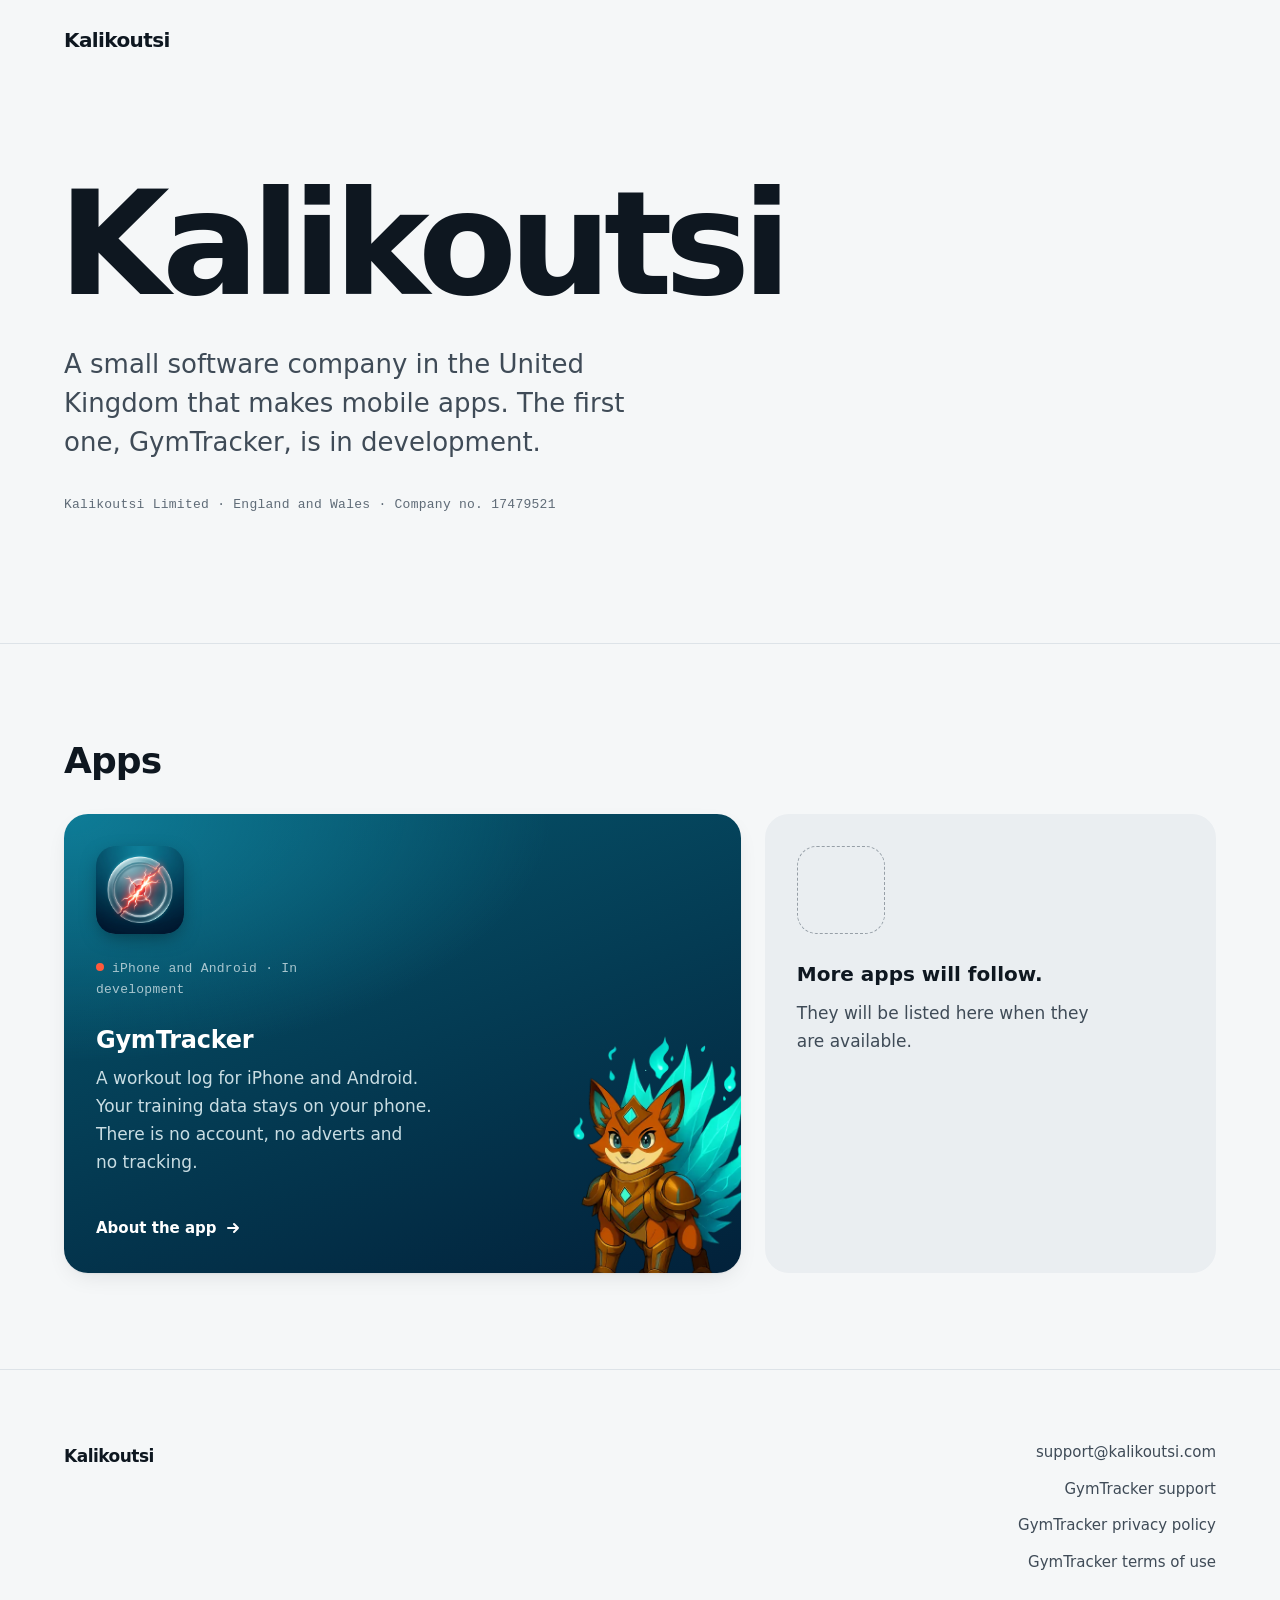
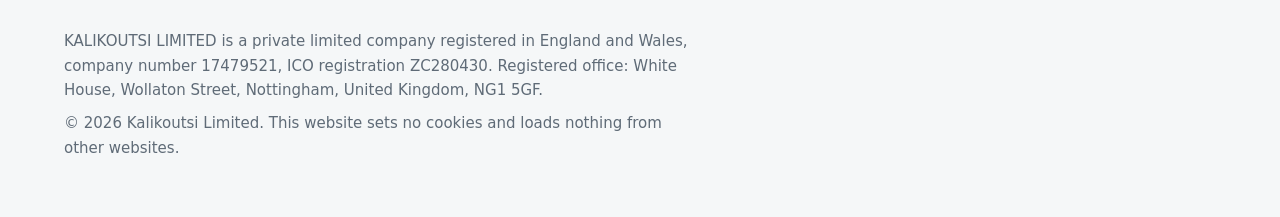
<file: index.html>
<!doctype html>
<html lang="en-GB">
<head>
<meta charset="utf-8">
<meta name="viewport" content="width=device-width, initial-scale=1">
<title>Kalikoutsi</title>
<meta name="description" content="Kalikoutsi Limited is a small software company in the United Kingdom. It makes mobile apps. Its first app, GymTracker, is in development.">
<link rel="canonical" href="https://kalikoutsi.com/">
<meta name="color-scheme" content="light dark">
<link rel="icon" href="data:image/svg+xml,%3Csvg xmlns='http://www.w3.org/2000/svg' viewBox='0 0 32 32'%3E%3Crect width='32' height='32' rx='9' fill='%230e5c70'/%3E%3Cpath d='M12 9v14M21.5 9l-7 7 7 7' fill='none' stroke='%23fff' stroke-width='3' stroke-linecap='round' stroke-linejoin='round'/%3E%3C/svg%3E">
<link rel="stylesheet" href="styles.css">
</head>
<body>

<a class="skip-link" href="#main">Skip to content</a>

<header class="site-header">
  <div class="wrap">
    <a class="wordmark" href="index.html">Kalikoutsi</a>
  </div>
</header>

<main id="main">
  <section class="hero" aria-labelledby="hero-title">
    <div class="wrap">
      <h1 id="hero-title" class="rise">Kalikoutsi</h1>
      <p class="lede rise" style="--i:1">
        A small software company in the United Kingdom that makes mobile apps.
        The first one, GymTracker, is in development.
      </p>
      <p class="meta rise" style="--i:2">Kalikoutsi Limited &middot; England and Wales &middot; Company no. 17479521</p>
    </div>
  </section>

  <section class="section rule" id="apps" aria-labelledby="apps-title">
    <div class="wrap">
      <div class="section-head">
        <h2 id="apps-title">Apps</h2>
      </div>
      <ul class="apps">
        <li class="app-card">
          <img class="app-icon" src="gymtracker-icon.png" width="256" height="256" alt="">
          <p class="meta"><span class="status-dot" aria-hidden="true"></span>iPhone and Android &middot; In development</p>
          <h3><a href="gymtracker.html">GymTracker</a></h3>
          <p>A workout log for iPhone and Android. Your training data stays on your phone. There is no account, no adverts and no tracking.</p>
          <span class="go" aria-hidden="true">About the app <svg viewBox="0 0 16 16"><path d="M3 8h10M9 4l4 4-4 4"/></svg></span>
          <img class="peek" src="assets/creatures/emberfox/s6-idle.webp" width="420" height="630" alt="" loading="lazy" decoding="async">
        </li>
        <li class="app-next">
          <div class="slot" aria-hidden="true"></div>
          <strong>More apps will follow.</strong>
          <p>They will be listed here when they are available.</p>
        </li>
      </ul>
    </div>
  </section>
</main>

<footer class="site-footer">
  <div class="wrap">
    <div class="footer-grid">
      <a class="wordmark" href="index.html">Kalikoutsi</a>
      <ul class="footer-links">
        <li><a href="mailto:support@kalikoutsi.com">support@kalikoutsi.com</a></li>
        <li><a href="gymtracker-support.html">GymTracker support</a></li>
        <li><a href="gymtracker-privacy.html">GymTracker privacy policy</a></li>
        <li><a href="gymtracker-terms.html">GymTracker terms of use</a></li>
      </ul>
    </div>
    <p>KALIKOUTSI LIMITED is a private limited company registered in England and Wales, company number 17479521, ICO registration ZC280430. Registered office: White House, Wollaton Street, Nottingham, United Kingdom, NG1 5GF.</p>
    <p>&copy; 2026 Kalikoutsi Limited. This website sets no cookies and loads nothing from other websites.</p>
  </div>
</footer>

</body>
</html>
</file>
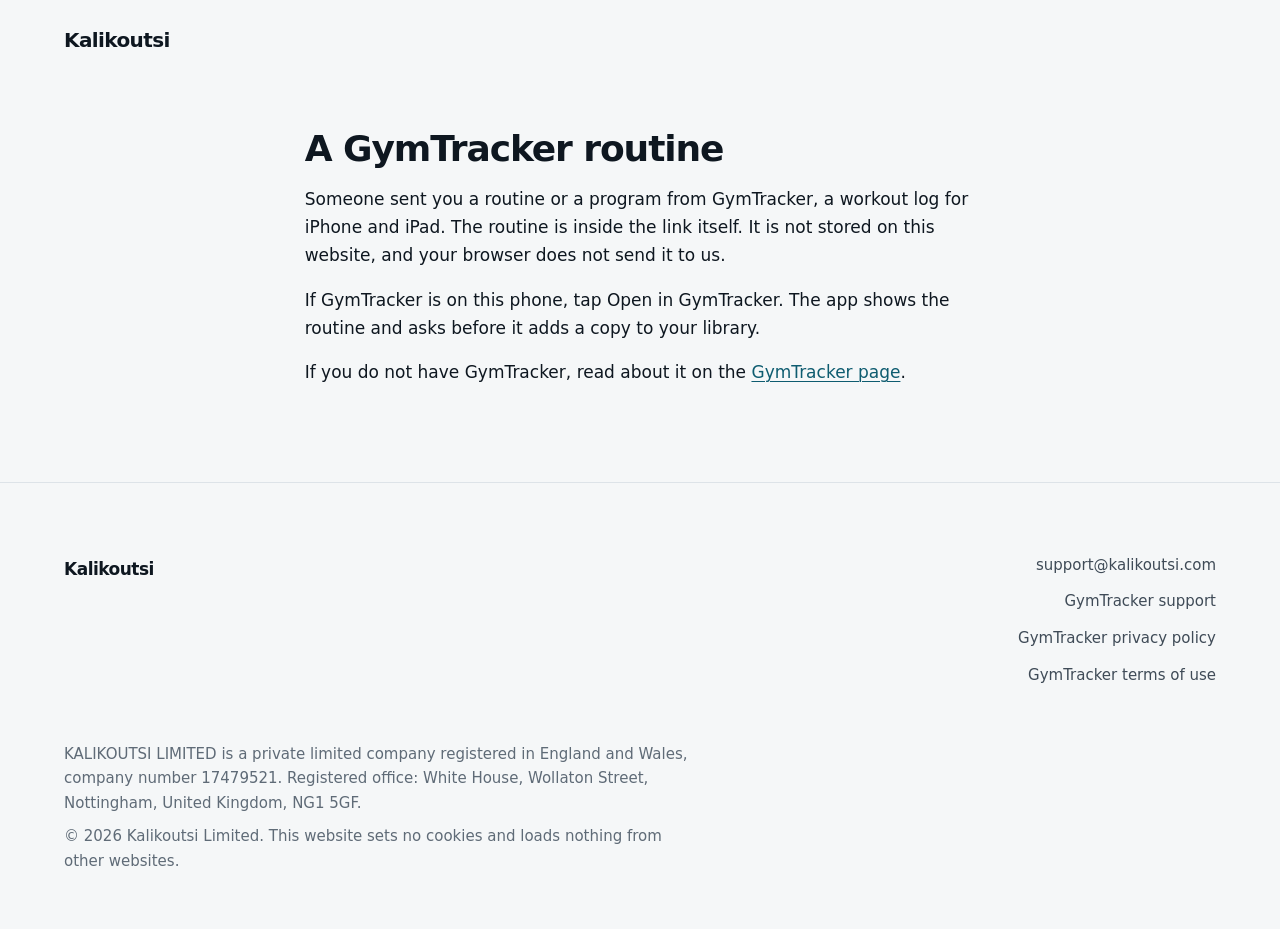
<file: r/index.html>
<!doctype html>
<html lang="en-GB">
<head>
<meta charset="utf-8">
<meta name="viewport" content="width=device-width, initial-scale=1">
<title>A GymTracker routine | Kalikoutsi</title>
<meta name="description" content="A routine or program shared from GymTracker.">
<meta name="robots" content="noindex">
<meta name="color-scheme" content="light dark">
<link rel="icon" type="image/png" href="../gymtracker-icon.png">
<link rel="stylesheet" href="../styles.css">
</head>
<body>

<a class="skip-link" href="#main">Skip to content</a>

<header class="site-header">
  <div class="wrap">
    <a class="wordmark" href="../index.html">Kalikoutsi</a>
  </div>
</header>

<main id="main" class="content-page">
  <div class="wrap">
    <h1>A GymTracker routine</h1>
    <p>
      Someone sent you a routine or a program from GymTracker, a workout log for iPhone and
      iPad. The routine is inside the link itself. It is not stored on this website, and your
      browser does not send it to us.
    </p>
    <p>
      If GymTracker is on this phone, tap Open in GymTracker. The app shows the routine and
      asks before it adds a copy to your library.
    </p>
    <p id="open-row" hidden><a class="btn" id="open" href="#">Open in GymTracker</a></p>
    <p>
      If you do not have GymTracker, read about it on the
      <a href="../gymtracker.html">GymTracker page</a>.
    </p>
  </div>
</main>

<footer class="site-footer">
  <div class="wrap">
    <div class="footer-grid">
      <a class="wordmark" href="../index.html">Kalikoutsi</a>
      <ul class="footer-links">
        <li><a href="mailto:support@kalikoutsi.com">support@kalikoutsi.com</a></li>
        <li><a href="../gymtracker-support.html">GymTracker support</a></li>
        <li><a href="../gymtracker-privacy.html">GymTracker privacy policy</a></li>
        <li><a href="../gymtracker-terms.html">GymTracker terms of use</a></li>
      </ul>
    </div>
    <p>KALIKOUTSI LIMITED is a private limited company registered in England and Wales, company number 17479521. Registered office: White House, Wollaton Street, Nottingham, United Kingdom, NG1 5GF.</p>
    <p>&copy; 2026 Kalikoutsi Limited. This website sets no cookies and loads nothing from other websites.</p>
  </div>
</footer>

<script>
  // The routine is the text after "#", which the browser never sends to the server. Hand it
  // to the app's own link, gymtracker://import?d=<text>. Only base64url text up to 16 KB is
  // passed on; the app checks the routine itself before it adds anything.
  var payload = window.location.hash.slice(1);
  if (/^[A-Za-z0-9_-]{1,16384}$/.test(payload)) {
    var open = document.getElementById('open');
    open.href = 'gymtracker://import?d=' + payload;
    document.getElementById('open-row').hidden = false;
  }
</script>

</body>
</html>
</file>
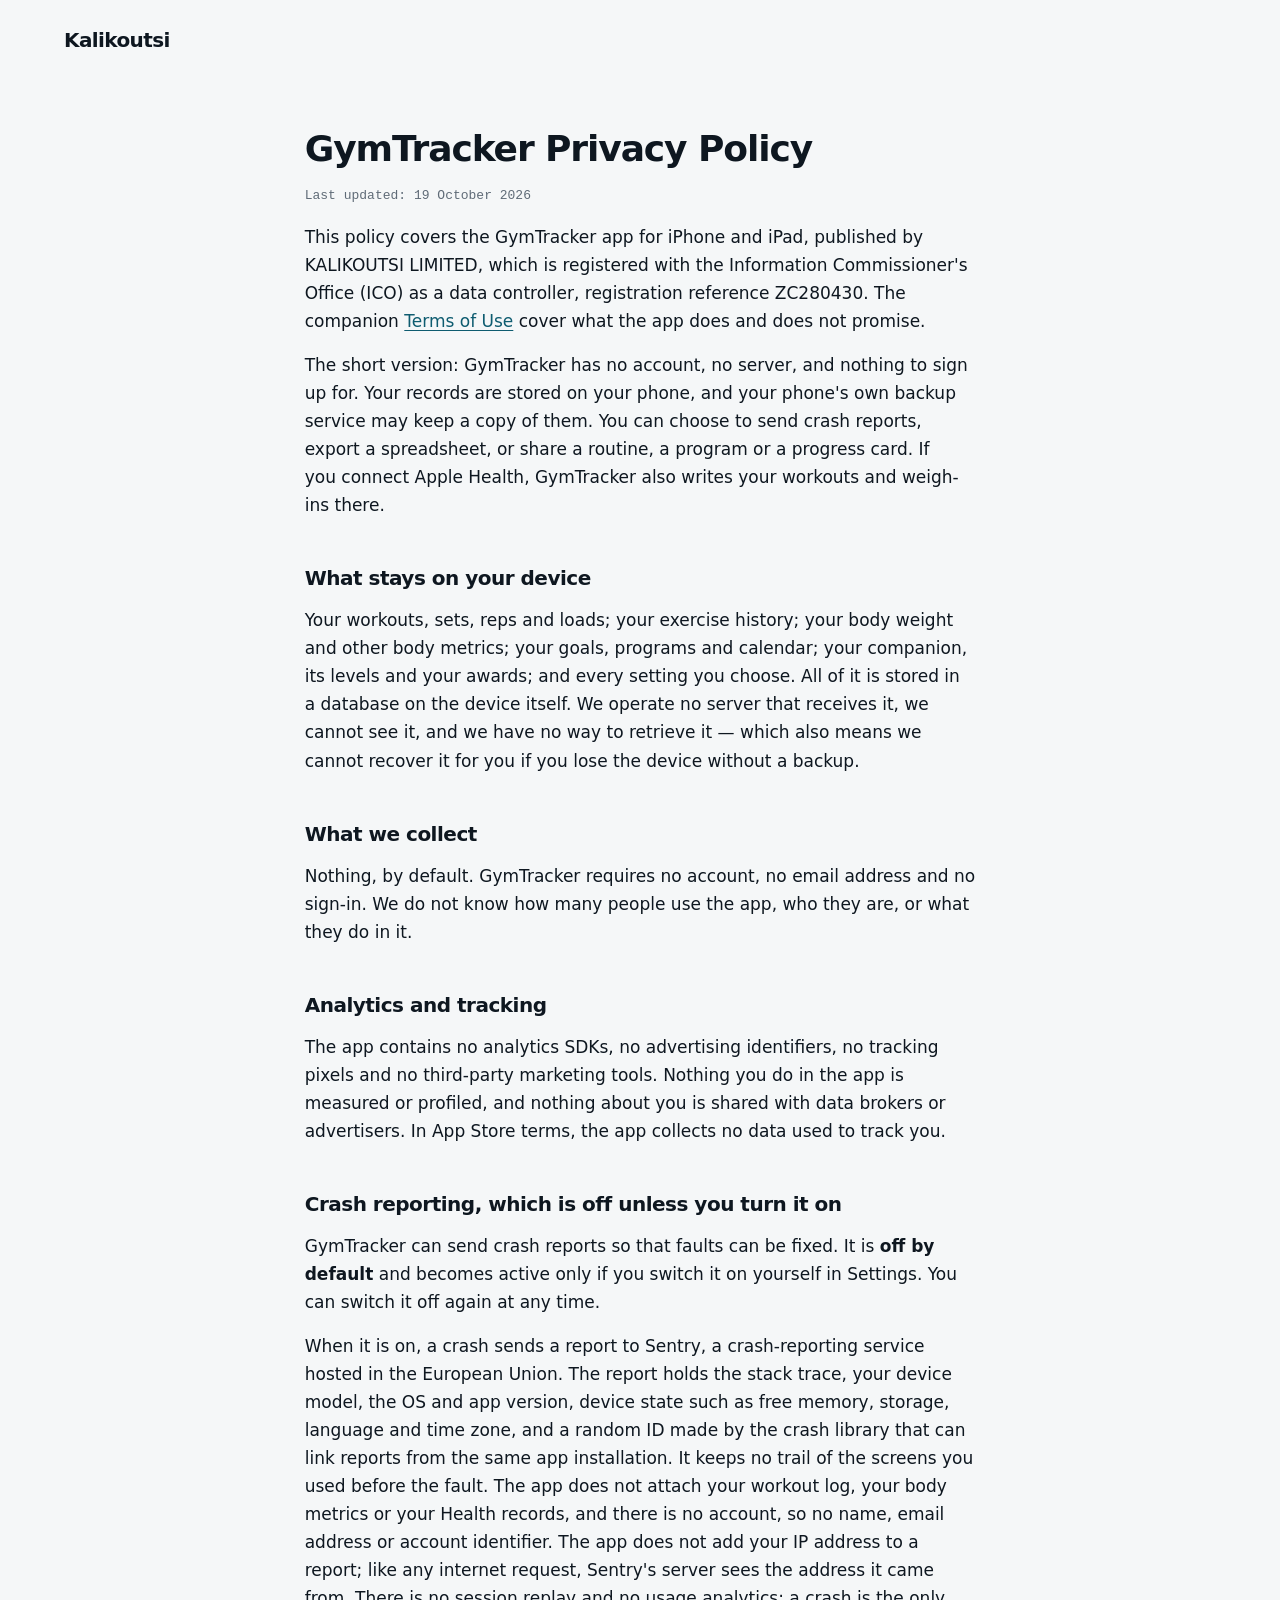
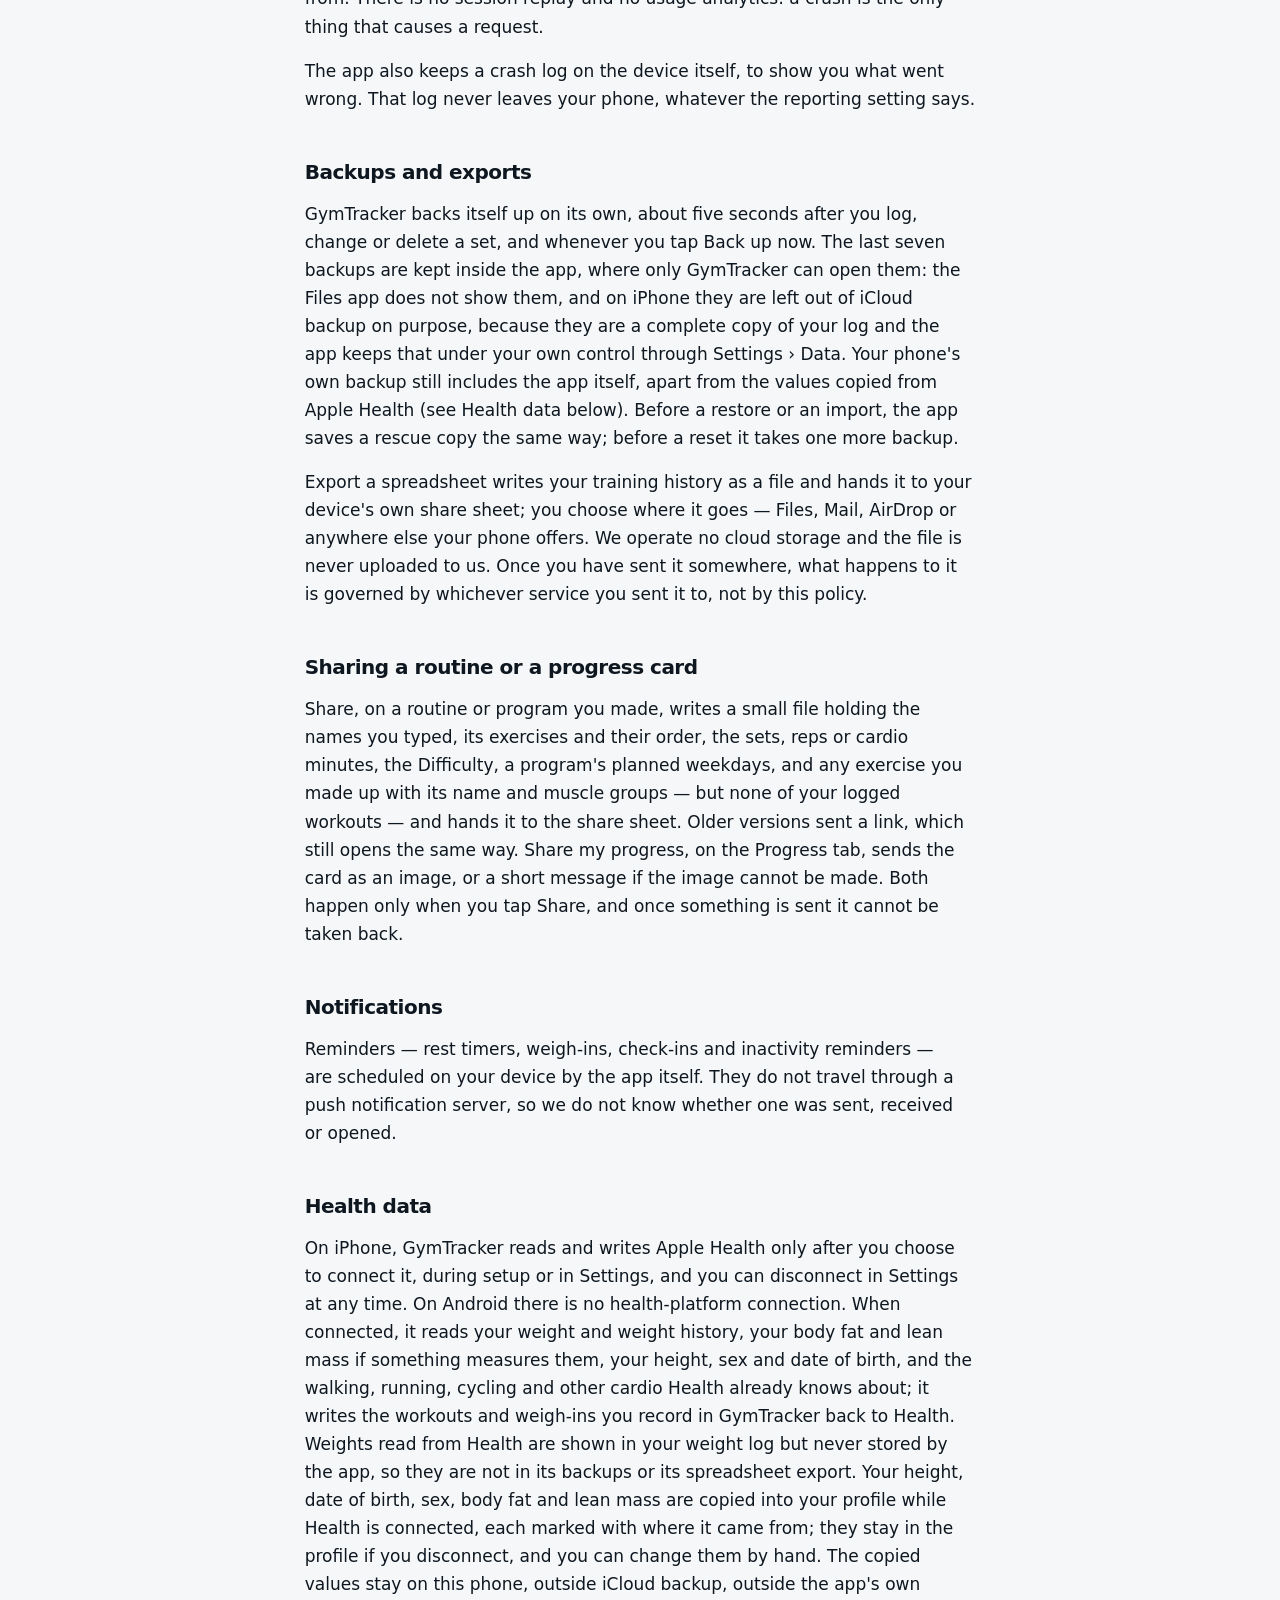
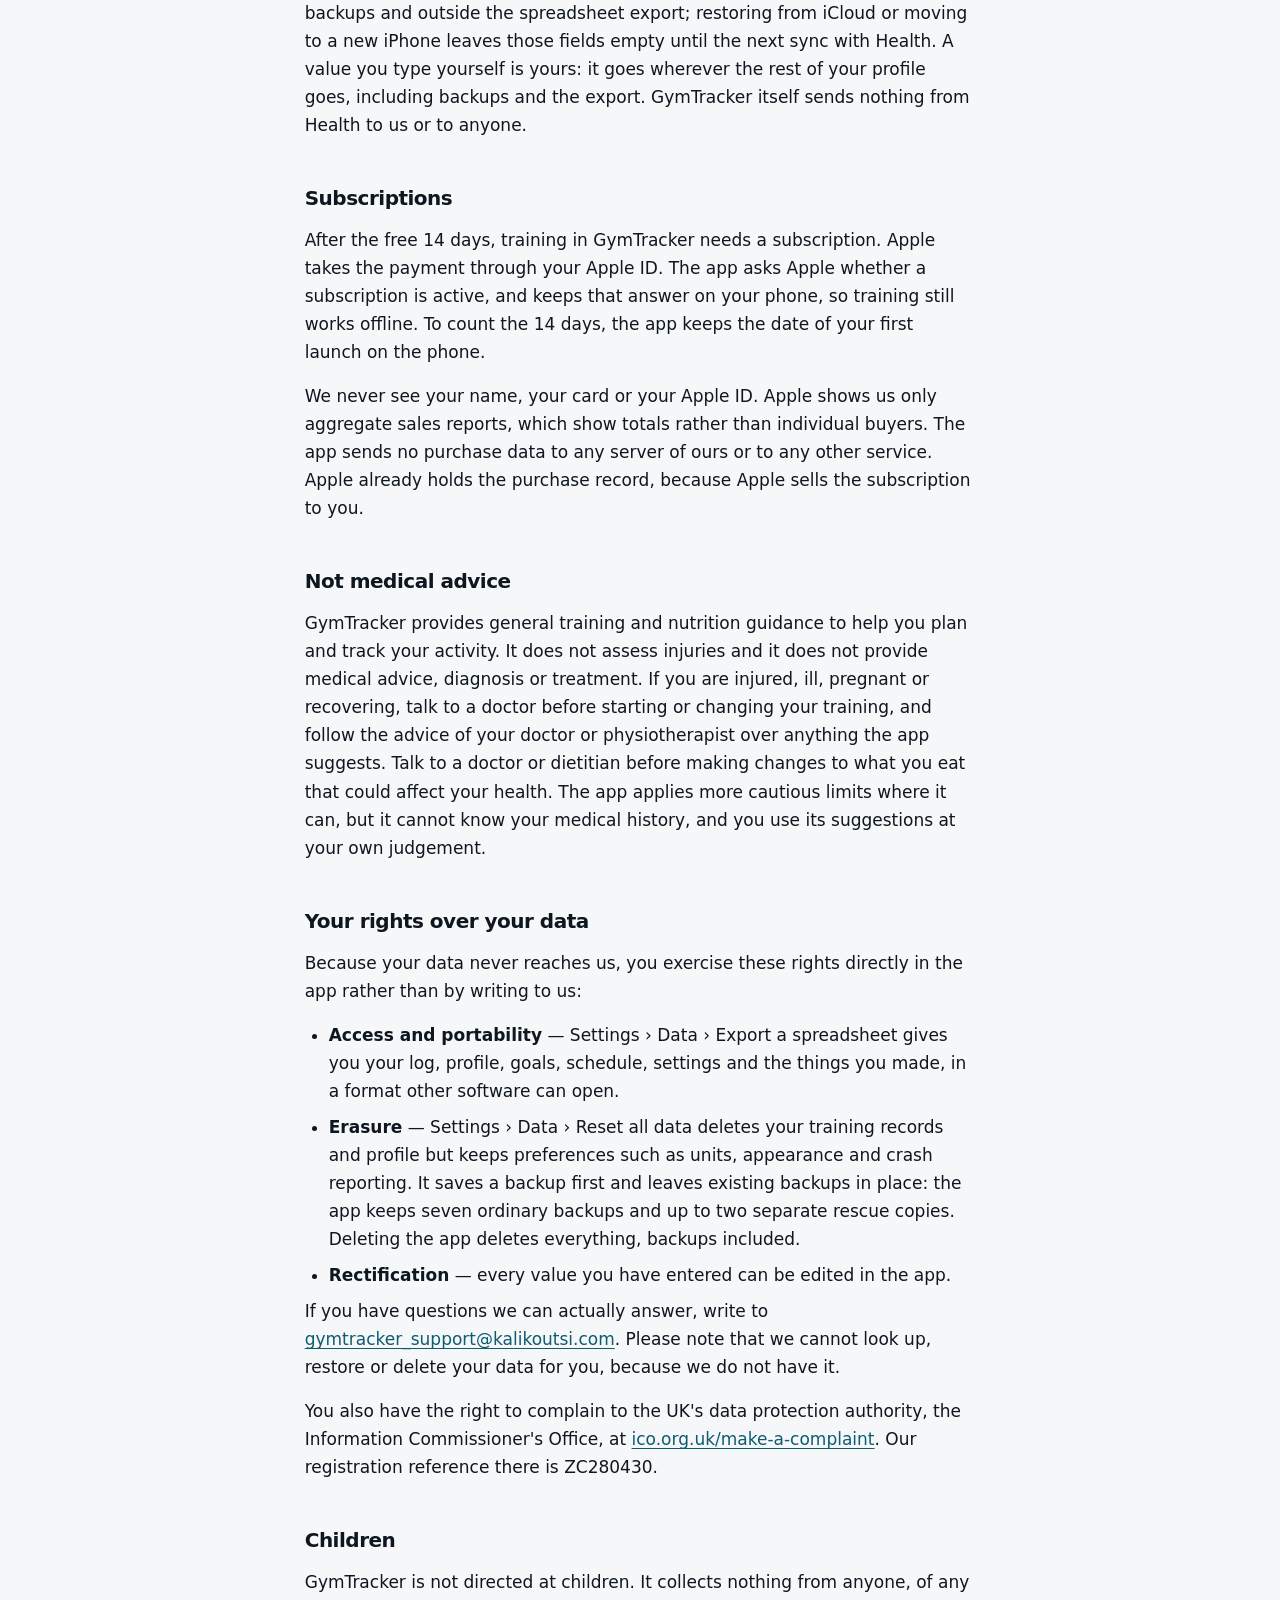
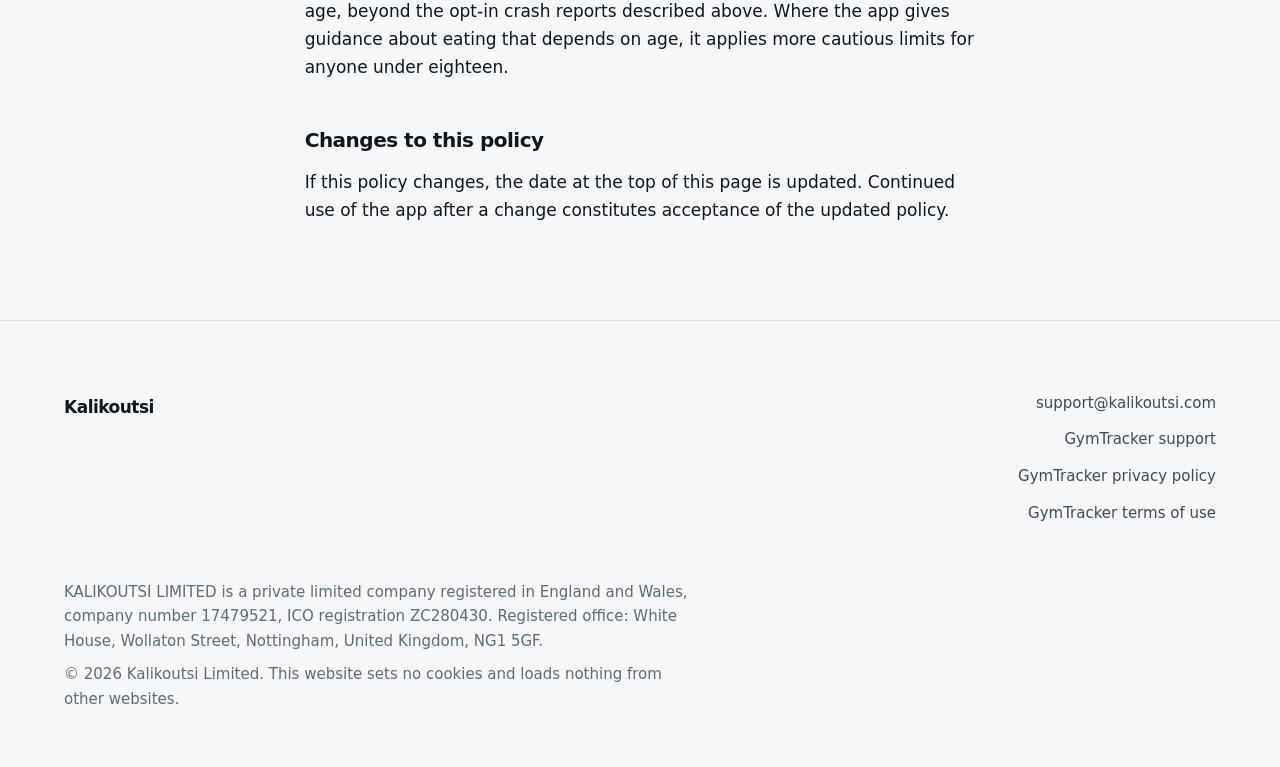
<file: gymtracker-privacy.html>
<!doctype html>
<html lang="en-GB">
<head>
<meta charset="utf-8">
<meta name="viewport" content="width=device-width, initial-scale=1">
<title>GymTracker Privacy Policy — Kalikoutsi</title>
<meta name="description" content="GymTracker's privacy policy: your workouts, body metrics and training history stay on your device. No account, no analytics, no tracking, and crash reporting is off unless you turn it on.">
<meta name="color-scheme" content="light dark">
<link rel="icon" href="data:image/svg+xml,%3Csvg xmlns='http://www.w3.org/2000/svg' viewBox='0 0 32 32'%3E%3Crect width='32' height='32' rx='9' fill='%230e5c70'/%3E%3Cpath d='M12 9v14M21.5 9l-7 7 7 7' fill='none' stroke='%23fff' stroke-width='3' stroke-linecap='round' stroke-linejoin='round'/%3E%3C/svg%3E">
<link rel="stylesheet" href="styles.css">
</head>
<body>

<a class="skip-link" href="#main">Skip to content</a>

<header class="site-header">
  <div class="wrap">
    <a class="wordmark" href="index.html">Kalikoutsi</a>
  </div>
</header>

<main id="main" class="content-page">
  <div class="wrap">
    <h1>GymTracker Privacy Policy</h1>
    <p class="updated">Last updated: 19 October 2026</p>

    <p>
      This policy covers the GymTracker app for iPhone and iPad, published by
      KALIKOUTSI LIMITED, which is registered with the Information Commissioner's Office
      (ICO) as a data controller, registration reference ZC280430. The companion
      <a href="gymtracker-terms.html">Terms of Use</a> cover what the app does and does not
      promise.
    </p>

    <p>
      The short version: GymTracker has no account, no server, and nothing to sign up for.
      Your records are stored on your phone, and your phone's own backup service may keep a
      copy of them. You can choose to send crash reports, export a spreadsheet, or share a
      routine, a program or a progress card. If you connect Apple Health, GymTracker also
      writes your workouts and weigh-ins there.
    </p>

    <h2>What stays on your device</h2>
    <p>
      Your workouts, sets, reps and loads; your exercise history; your body weight and other
      body metrics; your goals, programs and calendar; your companion, its levels and your
      awards; and every setting you choose. All of it is stored in a database on the device itself. We operate
      no server that receives it, we cannot see it, and we have no way to retrieve it — which
      also means we cannot recover it for you if you lose the device without a backup.
    </p>

    <h2>What we collect</h2>
    <p>
      Nothing, by default. GymTracker requires no account, no email address and no sign-in.
      We do not know how many people use the app, who they are, or what they do in it.
    </p>

    <h2>Analytics and tracking</h2>
    <p>
      The app contains no analytics SDKs, no advertising identifiers, no tracking pixels and
      no third-party marketing tools. Nothing you do in the app is measured or profiled, and
      nothing about you is shared with data brokers or advertisers. In App Store terms, the
      app collects no data used to track you.
    </p>

    <h2>Crash reporting, which is off unless you turn it on</h2>
    <p>
      GymTracker can send crash reports so that faults can be fixed. It is
      <strong>off by default</strong> and becomes active only if you switch it on yourself in
      Settings. You can switch it off again at any time.
    </p>
    <p>
      When it is on, a crash sends a report to Sentry, a crash-reporting service hosted in
      the European Union. The report holds the stack trace, your device model, the OS and app
      version, device state such as free memory, storage, language and time zone, and a random
      ID made by the crash library that can link reports from the same app installation. It
      keeps no trail of the screens you used before the fault. The app does not attach your
      workout log, your body metrics or your Health records, and there is no account, so no
      name, email address or account identifier. The app does not add your IP address to a
      report; like any internet request, Sentry's server sees the address it came from. There
      is no session replay and no usage analytics: a crash is the only thing that causes a
      request.
    </p>
    <p>
      The app also keeps a crash log on the device itself, to show you what went wrong. That
      log never leaves your phone, whatever the reporting setting says.
    </p>

    <h2>Backups and exports</h2>
    <p>
      GymTracker backs itself up on its own, about five seconds after you log, change or
      delete a set, and whenever you tap Back up now. The last seven backups are kept inside
      the app, where only GymTracker can open them: the Files app does not show them, and on
      iPhone they are left out of iCloud backup on purpose, because they are a complete copy
      of your log and the app keeps that under your own control through Settings › Data. Your
      phone's own backup still includes the app itself, apart from the values copied from
      Apple Health (see Health data below). Before a restore or an import, the app saves a
      rescue copy the same way; before a reset it takes one more backup.
    </p>
    <p>
      Export a spreadsheet writes your training history as a file and hands it to your
      device's own share sheet; you choose where it goes — Files, Mail, AirDrop or anywhere
      else your phone offers. We operate no cloud storage and the file is never uploaded to
      us. Once you have sent it somewhere, what happens to it is governed by whichever
      service you sent it to, not by this policy.
    </p>

    <h2>Sharing a routine or a progress card</h2>
    <p>
      Share, on a routine or program you made, writes a small file holding the names you
      typed, its exercises and their order, the sets, reps or cardio minutes, the Difficulty,
      a program's planned weekdays, and any exercise you made up with its name and muscle
      groups — but none of your logged workouts — and hands it to the share sheet. Older
      versions sent a link, which still opens the same way. Share my progress, on the Progress
      tab, sends the card as an image, or a short message if the image cannot be made. Both happen only when you tap Share, and once something is
      sent it cannot be taken back.
    </p>

    <h2>Notifications</h2>
    <p>
      Reminders — rest timers, weigh-ins, check-ins and inactivity reminders — are scheduled
      on your device by the app itself. They do not travel through a push notification
      server, so we do not know whether one was sent, received or opened.
    </p>

    <h2>Health data</h2>
    <p>
      On iPhone, GymTracker reads and writes Apple Health only after you choose to connect it,
      during setup or in Settings, and you can disconnect in Settings at any time. On Android
      there is no health-platform connection. When
      connected, it reads your weight and weight history, your body fat and lean mass if
      something measures them, your height, sex and date of birth, and the walking, running,
      cycling and other cardio Health already knows about; it writes the workouts and
      weigh-ins you record in GymTracker back to Health. Weights read from Health are shown
      in your weight log but never stored by the app, so they are not in its backups or its
      spreadsheet export. Your height, date of birth, sex, body fat and lean mass are copied
      into your profile while Health is connected, each marked with where it came from; they
      stay in the profile if you disconnect, and you can change them by hand. The copied
      values stay on this phone, outside iCloud backup, outside the app's own backups and
      outside the spreadsheet export; restoring from iCloud or moving to a new iPhone leaves
      those fields empty until the next sync with Health. A value you type yourself is yours:
      it goes wherever the rest of your profile goes, including backups and the export.
      GymTracker itself sends nothing from Health to us or to anyone.
    </p>

    <h2>Subscriptions</h2>
    <p>
      After the free 14 days, training in GymTracker needs a subscription. Apple takes the
      payment through your Apple ID. The app asks Apple whether a subscription is active, and
      keeps that answer on your phone, so training still works offline. To count the 14 days,
      the app keeps the date of your first launch on the phone.
    </p>
    <p>
      We never see your name, your card or your Apple ID. Apple shows us only aggregate sales
      reports, which show totals rather than individual buyers. The app sends no purchase data
      to any server of ours or to any other service. Apple already holds the purchase record,
      because Apple sells the subscription to you.
    </p>

    <h2>Not medical advice</h2>
    <p>
      GymTracker provides general training and nutrition guidance to help you plan and track
      your activity. It does not assess injuries and it does not provide medical advice,
      diagnosis or treatment. If you are injured, ill, pregnant or recovering, talk to a
      doctor before starting or changing your training, and follow the advice of your doctor
      or physiotherapist over anything the app suggests. Talk to a doctor or dietitian before
      making changes to what you eat that could affect your health. The app applies more
      cautious limits where it can, but it cannot know your medical history, and you use its
      suggestions at your own judgement.
    </p>

    <h2>Your rights over your data</h2>
    <p>
      Because your data never reaches us, you exercise these rights directly in the app
      rather than by writing to us:
    </p>
    <ul>
      <li><strong>Access and portability</strong> — Settings › Data › Export a spreadsheet gives you your log, profile, goals, schedule, settings and the things you made, in a format other software can open.</li>
      <li><strong>Erasure</strong> — Settings › Data › Reset all data deletes your training records and profile but keeps preferences such as units, appearance and crash reporting. It saves a backup first and leaves existing backups in place: the app keeps seven ordinary backups and up to two separate rescue copies. Deleting the app deletes everything, backups included.</li>
      <li><strong>Rectification</strong> — every value you have entered can be edited in the app.</li>
    </ul>
    <p>
      If you have questions we can actually answer, write to
      <a href="mailto:gymtracker_support@kalikoutsi.com">gymtracker_support@kalikoutsi.com</a>.
      Please note that we cannot look up, restore or delete your data for you, because we do
      not have it.
    </p>
    <p>
      You also have the right to complain to the UK's data protection authority, the
      Information Commissioner's Office, at <a href="https://ico.org.uk/make-a-complaint/">ico.org.uk/make-a-complaint</a>.
      Our registration reference there is ZC280430.
    </p>

    <h2>Children</h2>
    <p>
      GymTracker is not directed at children. It collects nothing from anyone, of any age,
      beyond the opt-in crash reports described above. Where the app gives guidance about
      eating that depends on age, it applies more cautious limits for anyone under eighteen.
    </p>

    <h2>Changes to this policy</h2>
    <p>
      If this policy changes, the date at the top of this page is updated. Continued use of
      the app after a change constitutes acceptance of the updated policy.
    </p>
  </div>
</main>

<footer class="site-footer">
  <div class="wrap">
    <div class="footer-grid">
      <a class="wordmark" href="index.html">Kalikoutsi</a>
      <ul class="footer-links">
        <li><a href="mailto:support@kalikoutsi.com">support@kalikoutsi.com</a></li>
        <li><a href="gymtracker-support.html">GymTracker support</a></li>
        <li><a href="gymtracker-privacy.html">GymTracker privacy policy</a></li>
        <li><a href="gymtracker-terms.html">GymTracker terms of use</a></li>
      </ul>
    </div>
    <p>KALIKOUTSI LIMITED is a private limited company registered in England and Wales, company number 17479521, ICO registration ZC280430. Registered office: White House, Wollaton Street, Nottingham, United Kingdom, NG1 5GF.</p>
    <p>&copy; 2026 Kalikoutsi Limited. This website sets no cookies and loads nothing from other websites.</p>
  </div>
</footer>

</body>
</html>
</file>
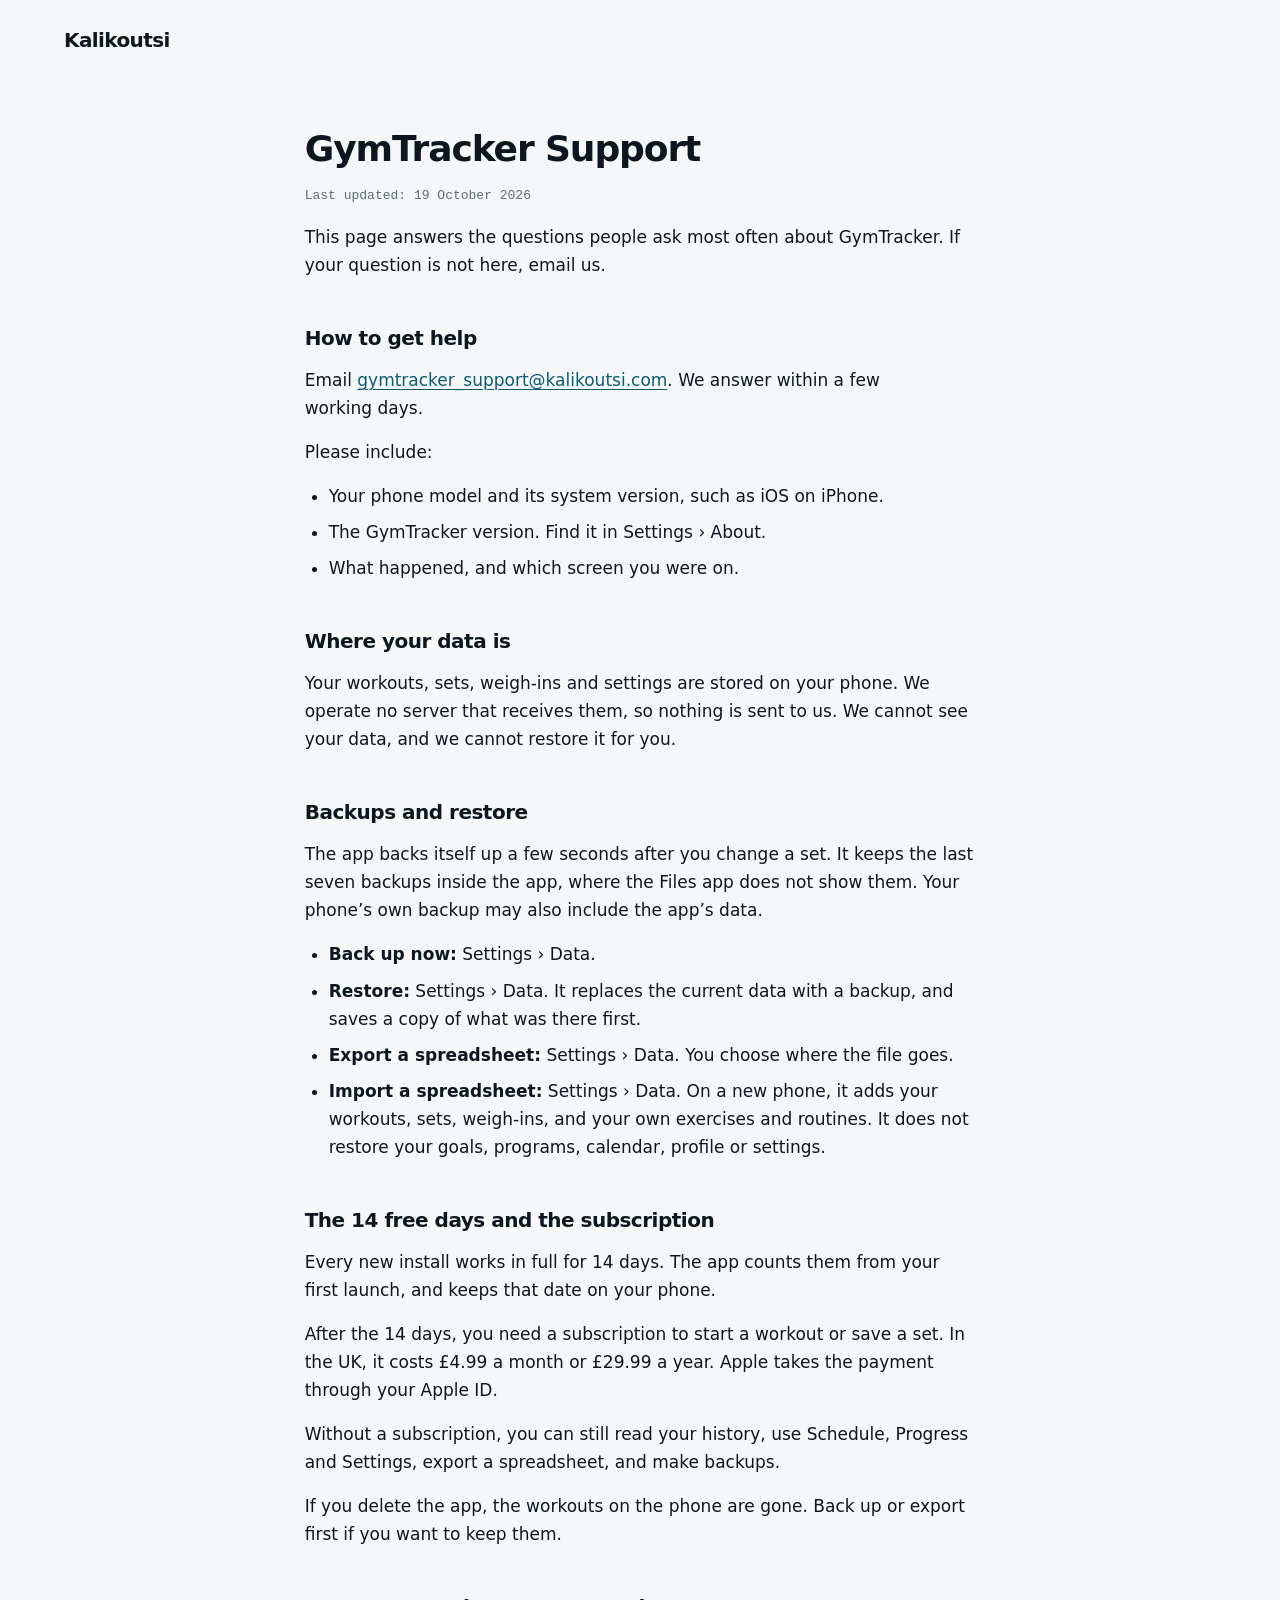
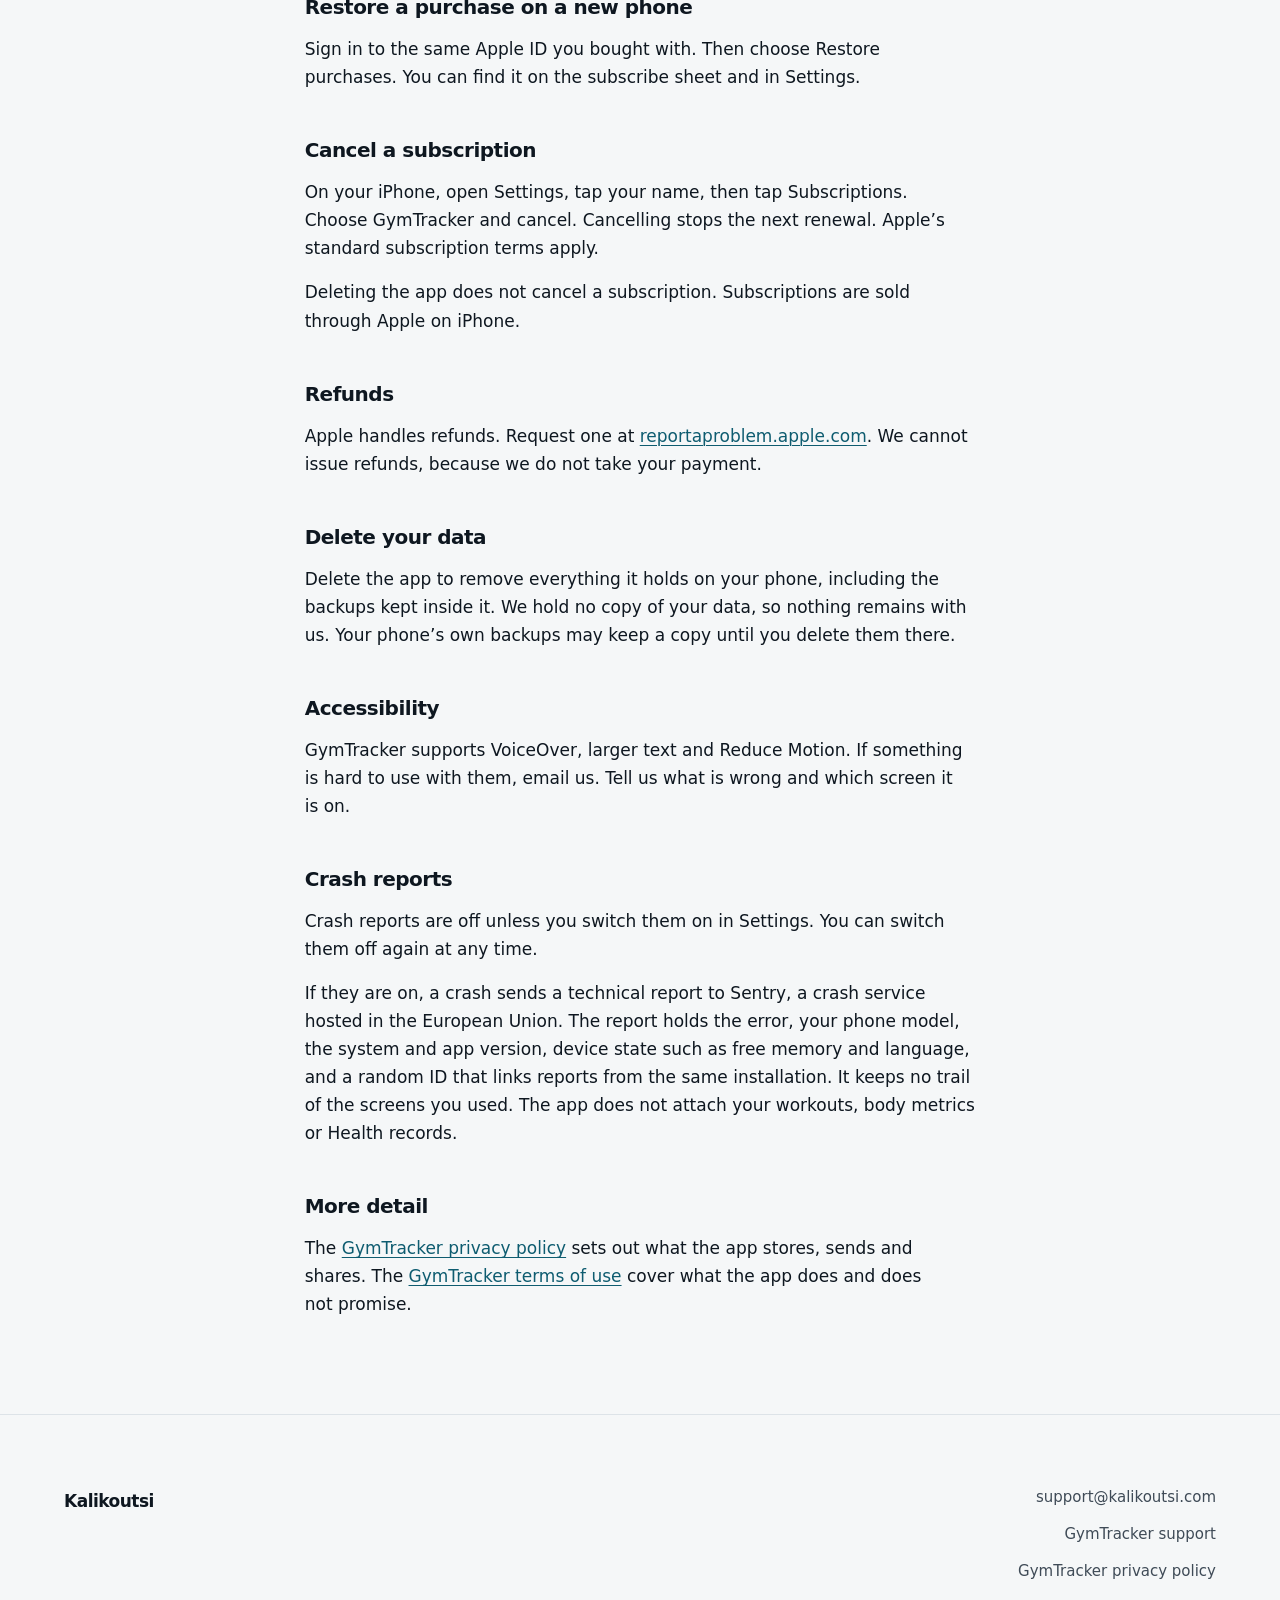
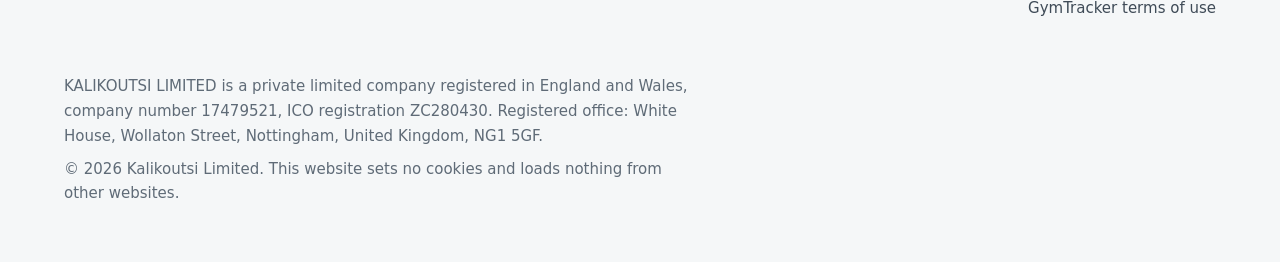
<file: gymtracker-support.html>
<!doctype html>
<html lang="en-GB">
<head>
<meta charset="utf-8">
<meta name="viewport" content="width=device-width, initial-scale=1">
<title>GymTracker Support | Kalikoutsi</title>
<meta name="description" content="Get help with GymTracker: how to contact us, where your data is, backups, the free 14 days and the subscription, restoring and cancelling, refunds, and accessibility.">
<link rel="canonical" href="https://kalikoutsi.com/gymtracker-support.html">
<meta name="color-scheme" content="light dark">
<link rel="icon" href="data:image/svg+xml,%3Csvg xmlns='http://www.w3.org/2000/svg' viewBox='0 0 32 32'%3E%3Crect width='32' height='32' rx='9' fill='%230e5c70'/%3E%3Cpath d='M12 9v14M21.5 9l-7 7 7 7' fill='none' stroke='%23fff' stroke-width='3' stroke-linecap='round' stroke-linejoin='round'/%3E%3C/svg%3E">
<link rel="stylesheet" href="styles.css">
</head>
<body>

<a class="skip-link" href="#main">Skip to content</a>

<header class="site-header">
  <div class="wrap">
    <a class="wordmark" href="index.html">Kalikoutsi</a>
  </div>
</header>

<main id="main" class="content-page">
  <div class="wrap">
    <h1>GymTracker Support</h1>
    <p class="updated">Last updated: 19 October 2026</p>

    <p>
      This page answers the questions people ask most often about GymTracker. If your question
      is not here, email us.
    </p>

    <h2>How to get help</h2>
    <p>
      Email <a href="mailto:gymtracker_support@kalikoutsi.com?subject=GymTracker%20support">gymtracker_support@kalikoutsi.com</a>.
      We answer within a few working days.
    </p>
    <p>Please include:</p>
    <ul>
      <li>Your phone model and its system version, such as iOS on iPhone.</li>
      <li>The GymTracker version. Find it in Settings &rsaquo; About.</li>
      <li>What happened, and which screen you were on.</li>
    </ul>

    <h2>Where your data is</h2>
    <p>
      Your workouts, sets, weigh-ins and settings are stored on your phone. We operate no
      server that receives them, so nothing is sent to us. We cannot see your data, and we
      cannot restore it for you.
    </p>

    <h2>Backups and restore</h2>
    <p>
      The app backs itself up a few seconds after you change a set. It keeps the last seven
      backups inside the app, where the Files app does not show them. Your phone&rsquo;s own
      backup may also include the app&rsquo;s data.
    </p>
    <ul>
      <li><strong>Back up now:</strong> Settings &rsaquo; Data.</li>
      <li><strong>Restore:</strong> Settings &rsaquo; Data. It replaces the current data with a backup, and saves a copy of what was there first.</li>
      <li><strong>Export a spreadsheet:</strong> Settings &rsaquo; Data. You choose where the file goes.</li>
      <li><strong>Import a spreadsheet:</strong> Settings &rsaquo; Data. On a new phone, it adds your workouts, sets, weigh-ins, and your own exercises and routines. It does not restore your goals, programs, calendar, profile or settings.</li>
    </ul>

    <h2>The 14 free days and the subscription</h2>
    <p>
      Every new install works in full for 14 days. The app counts them from your first launch,
      and keeps that date on your phone.
    </p>
    <p>
      After the 14 days, you need a subscription to start a workout or save a set. In the UK,
      it costs £4.99 a month or £29.99 a year. Apple takes the payment through your Apple ID.
    </p>
    <p>
      Without a subscription, you can still read your history, use Schedule, Progress and
      Settings, export a spreadsheet, and make backups.
    </p>
    <p>
      If you delete the app, the workouts on the phone are gone. Back up or export first if you
      want to keep them.
    </p>

    <h2>Restore a purchase on a new phone</h2>
    <p>
      Sign in to the same Apple ID you bought with. Then choose Restore purchases. You can find
      it on the subscribe sheet and in Settings.
    </p>

    <h2>Cancel a subscription</h2>
    <p>
      On your iPhone, open Settings, tap your name, then tap Subscriptions. Choose GymTracker
      and cancel. Cancelling stops the next renewal. Apple&rsquo;s standard subscription terms
      apply.
    </p>
    <p>
      Deleting the app does not cancel a subscription. Subscriptions are sold through Apple on
      iPhone.
    </p>

    <h2>Refunds</h2>
    <p>
      Apple handles refunds. Request one at
      <a href="https://reportaproblem.apple.com">reportaproblem.apple.com</a>. We cannot issue
      refunds, because we do not take your payment.
    </p>

    <h2>Delete your data</h2>
    <p>
      Delete the app to remove everything it holds on your phone, including the backups kept
      inside it. We hold no copy of your data, so nothing remains with us. Your phone&rsquo;s own
      backups may keep a copy until you delete them there.
    </p>

    <h2>Accessibility</h2>
    <p>
      GymTracker supports VoiceOver, larger text and Reduce Motion. If something is hard to use
      with them, email us. Tell us what is wrong and which screen it is on.
    </p>

    <h2>Crash reports</h2>
    <p>
      Crash reports are off unless you switch them on in Settings. You can switch them off again
      at any time.
    </p>
    <p>
      If they are on, a crash sends a technical report to Sentry, a crash service hosted in the
      European Union. The report holds the error, your phone model, the system and app version,
      device state such as free memory and language, and a random ID that links reports from the
      same installation. It keeps no trail of the screens you used. The app does not attach your
      workouts, body metrics or Health records.
    </p>

    <h2>More detail</h2>
    <p>
      The <a href="gymtracker-privacy.html">GymTracker privacy policy</a> sets out what the app
      stores, sends and shares. The <a href="gymtracker-terms.html">GymTracker terms of use</a>
      cover what the app does and does not promise.
    </p>
  </div>
</main>

<footer class="site-footer">
  <div class="wrap">
    <div class="footer-grid">
      <a class="wordmark" href="index.html">Kalikoutsi</a>
      <ul class="footer-links">
        <li><a href="mailto:support@kalikoutsi.com">support@kalikoutsi.com</a></li>
        <li><a href="gymtracker-support.html">GymTracker support</a></li>
        <li><a href="gymtracker-privacy.html">GymTracker privacy policy</a></li>
        <li><a href="gymtracker-terms.html">GymTracker terms of use</a></li>
      </ul>
    </div>
    <p>KALIKOUTSI LIMITED is a private limited company registered in England and Wales, company number 17479521, ICO registration ZC280430. Registered office: White House, Wollaton Street, Nottingham, United Kingdom, NG1 5GF.</p>
    <p>&copy; 2026 Kalikoutsi Limited. This website sets no cookies and loads nothing from other websites.</p>
  </div>
</footer>

</body>
</html>
</file>
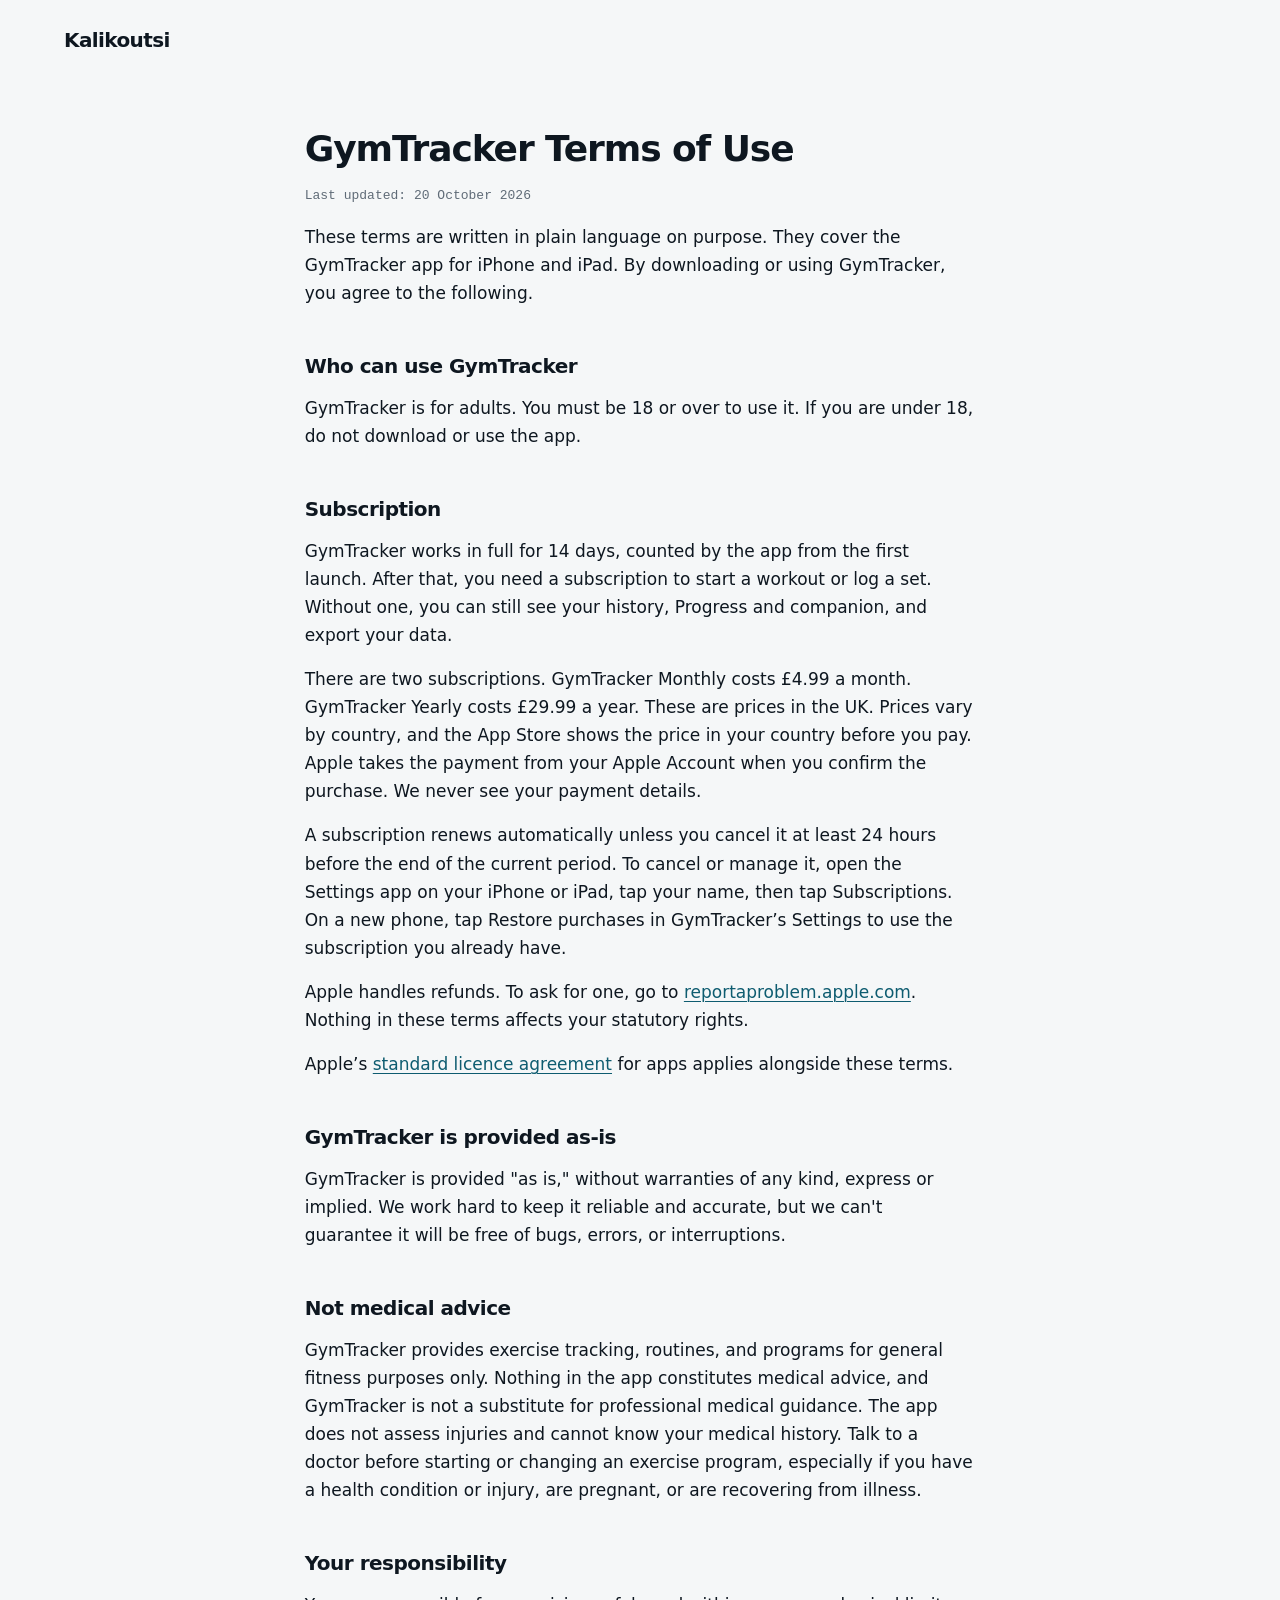
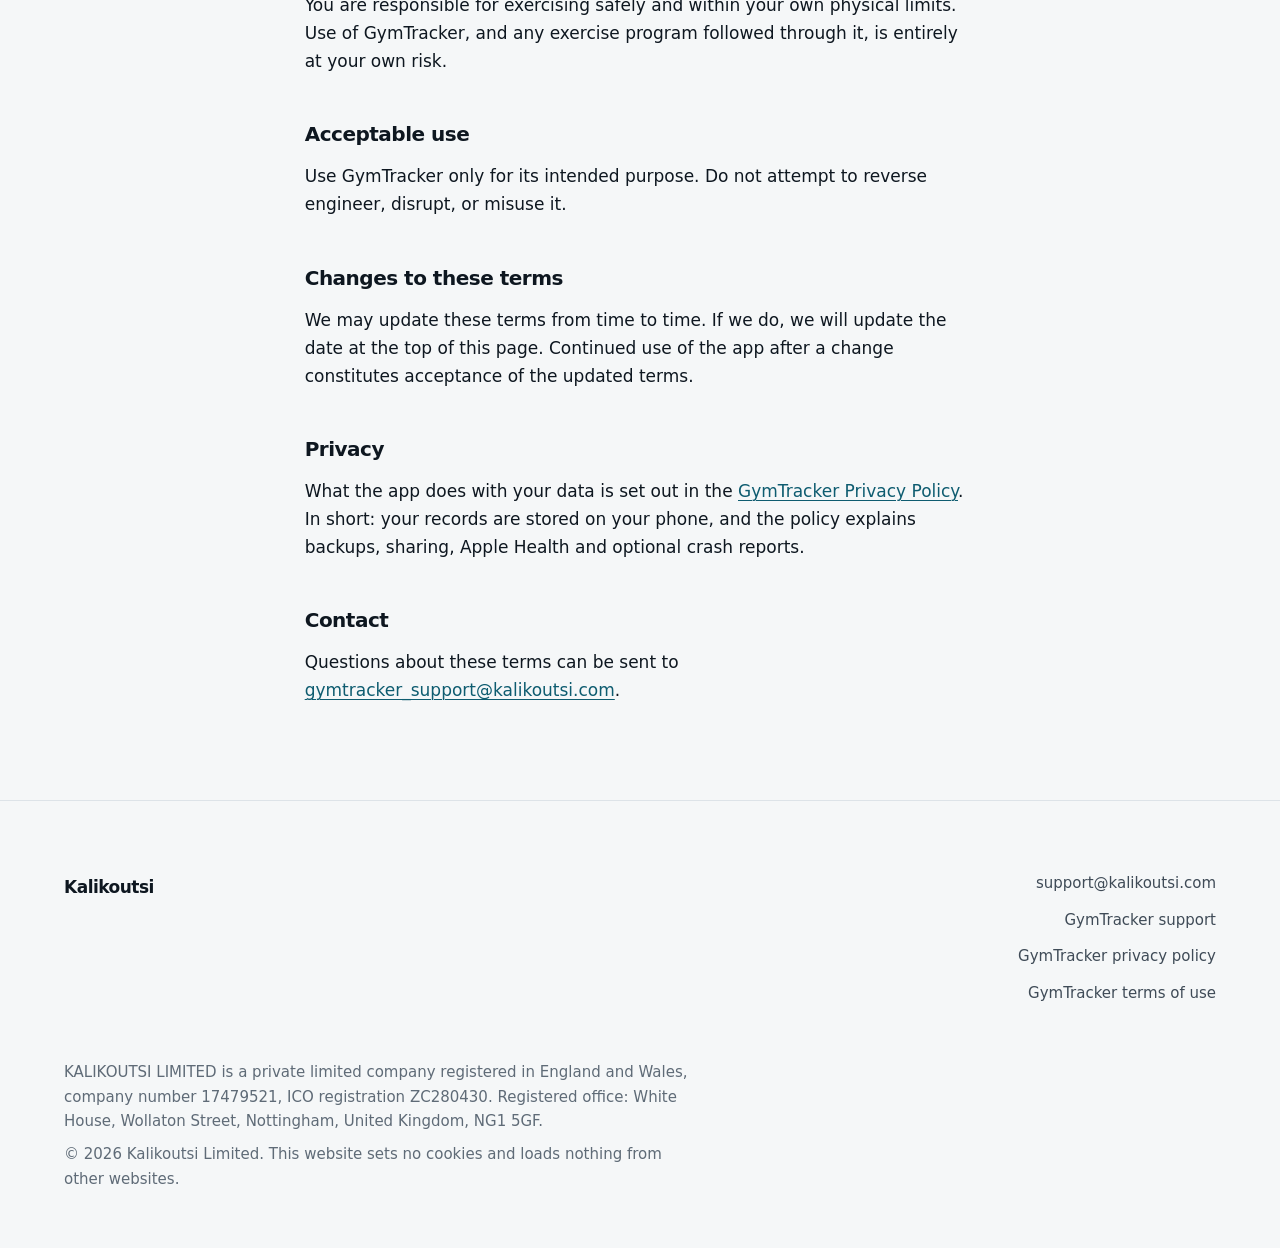
<file: gymtracker-terms.html>
<!doctype html>
<html lang="en-GB">
<head>
<meta charset="utf-8">
<meta name="viewport" content="width=device-width, initial-scale=1">
<title>GymTracker Terms of Use — Kalikoutsi</title>
<meta name="description" content="Kalikoutsi's terms of use in plain language, covering our apps including GymTracker.">
<meta name="color-scheme" content="light dark">
<link rel="icon" href="data:image/svg+xml,%3Csvg xmlns='http://www.w3.org/2000/svg' viewBox='0 0 32 32'%3E%3Crect width='32' height='32' rx='9' fill='%230e5c70'/%3E%3Cpath d='M12 9v14M21.5 9l-7 7 7 7' fill='none' stroke='%23fff' stroke-width='3' stroke-linecap='round' stroke-linejoin='round'/%3E%3C/svg%3E">
<link rel="stylesheet" href="styles.css">
</head>
<body>

<a class="skip-link" href="#main">Skip to content</a>

<header class="site-header">
  <div class="wrap">
    <a class="wordmark" href="index.html">Kalikoutsi</a>
  </div>
</header>

<main id="main" class="content-page">
  <div class="wrap">
    <h1>GymTracker Terms of Use</h1>
    <p class="updated">Last updated: 20 October 2026</p>

    <p>
      These terms are written in plain language on purpose. They cover the GymTracker app for
      iPhone and iPad. By downloading or using GymTracker, you agree to the following.
    </p>

    <h2>Who can use GymTracker</h2>
    <p>
      GymTracker is for adults. You must be 18 or over to use it. If you are under 18, do not
      download or use the app.
    </p>

    <h2>Subscription</h2>
    <p>
      GymTracker works in full for 14 days, counted by the app from the first launch. After
      that, you need a subscription to start a workout or log a set. Without one, you can still
      see your history, Progress and companion, and export your data.
    </p>
    <p>
      There are two subscriptions. GymTracker Monthly costs &pound;4.99 a month. GymTracker
      Yearly costs &pound;29.99 a year. These are prices in the UK. Prices vary by country, and
      the App Store shows the price in your country before you pay. Apple takes the payment
      from your Apple Account when you confirm the purchase. We never see your payment details.
    </p>
    <p>
      A subscription renews automatically unless you cancel it at least 24 hours before the
      end of the current period. To cancel or manage it, open the Settings app on your iPhone
      or iPad, tap your name, then tap Subscriptions. On a new phone, tap Restore purchases in
      GymTracker&rsquo;s Settings to use the subscription you already have.
    </p>
    <p>
      Apple handles refunds. To ask for one, go to
      <a href="https://reportaproblem.apple.com">reportaproblem.apple.com</a>. Nothing in these
      terms affects your statutory rights.
    </p>
    <p>
      Apple&rsquo;s
      <a href="https://www.apple.com/legal/internet-services/itunes/dev/stdeula/">standard
      licence agreement</a> for apps applies alongside these terms.
    </p>

    <h2>GymTracker is provided as-is</h2>
    <p>
      GymTracker is provided "as is," without warranties of any kind, express or implied. We
      work hard to keep it reliable and accurate, but we can't guarantee it will be free of
      bugs, errors, or interruptions.
    </p>

    <h2>Not medical advice</h2>
    <p>
      GymTracker provides exercise tracking, routines, and programs for general fitness
      purposes only. Nothing in the app constitutes medical advice, and GymTracker is not a
      substitute for professional medical guidance. The app does not assess injuries and
      cannot know your medical history. Talk to a doctor before starting or changing an
      exercise program, especially if you have a health condition or injury, are pregnant, or
      are recovering from illness.
    </p>

    <h2>Your responsibility</h2>
    <p>
      You are responsible for exercising safely and within your own physical limits. Use of
      GymTracker, and any exercise program followed through it, is entirely at your own risk.
    </p>

    <h2>Acceptable use</h2>
    <p>
      Use GymTracker only for its intended purpose. Do not attempt to reverse engineer,
      disrupt, or misuse it.
    </p>

    <h2>Changes to these terms</h2>
    <p>
      We may update these terms from time to time. If we do, we will update the date at the
      top of this page. Continued use of the app after a change constitutes acceptance of the
      updated terms.
    </p>

    <h2>Privacy</h2>
    <p>
      What the app does with your data is set out in the
      <a href="gymtracker-privacy.html">GymTracker Privacy Policy</a>. In short: your records
      are stored on your phone, and the policy explains backups, sharing, Apple Health and
      optional crash reports.
    </p>

    <h2>Contact</h2>
    <p>
      Questions about these terms can be sent to
      <a href="mailto:gymtracker_support@kalikoutsi.com">gymtracker_support@kalikoutsi.com</a>.
    </p>
  </div>
</main>

<footer class="site-footer">
  <div class="wrap">
    <div class="footer-grid">
      <a class="wordmark" href="index.html">Kalikoutsi</a>
      <ul class="footer-links">
        <li><a href="mailto:support@kalikoutsi.com">support@kalikoutsi.com</a></li>
        <li><a href="gymtracker-support.html">GymTracker support</a></li>
        <li><a href="gymtracker-privacy.html">GymTracker privacy policy</a></li>
        <li><a href="gymtracker-terms.html">GymTracker terms of use</a></li>
      </ul>
    </div>
    <p>KALIKOUTSI LIMITED is a private limited company registered in England and Wales, company number 17479521, ICO registration ZC280430. Registered office: White House, Wollaton Street, Nottingham, United Kingdom, NG1 5GF.</p>
    <p>&copy; 2026 Kalikoutsi Limited. This website sets no cookies and loads nothing from other websites.</p>
  </div>
</footer>

</body>
</html>
</file>
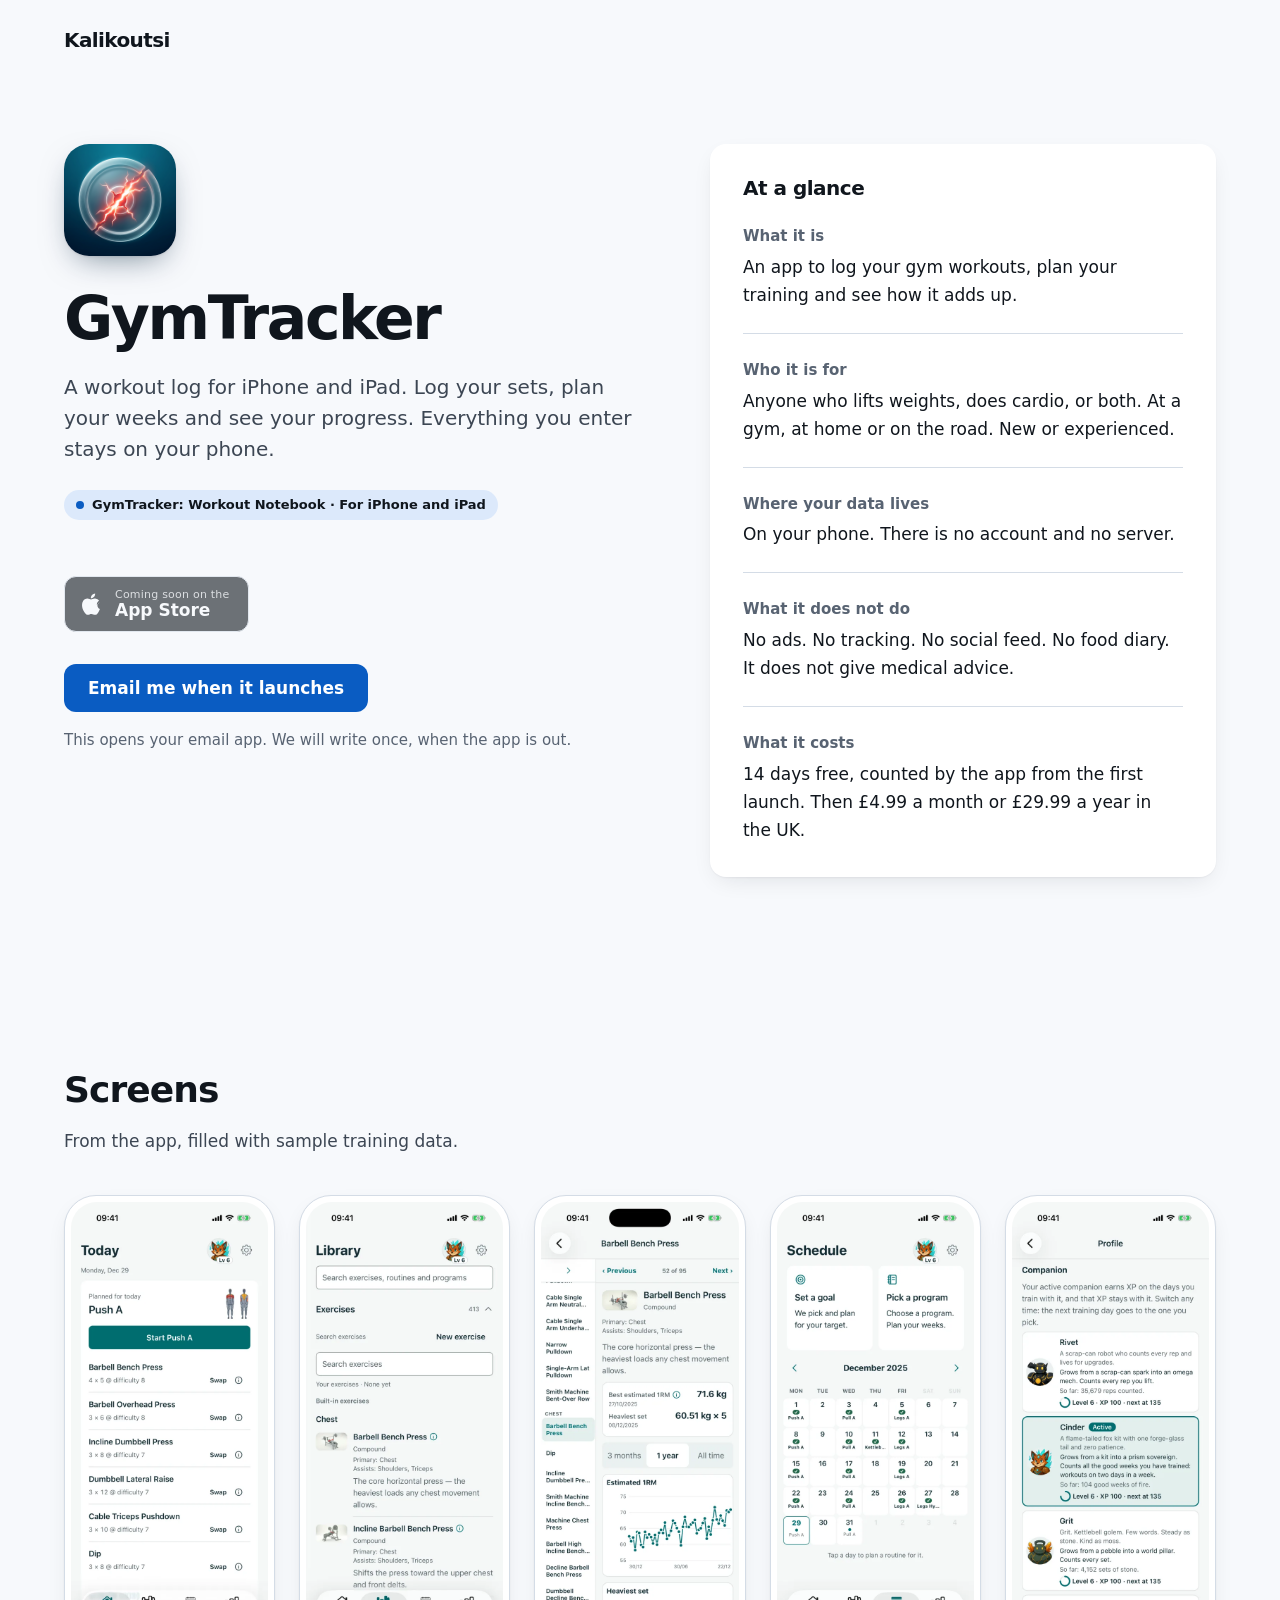
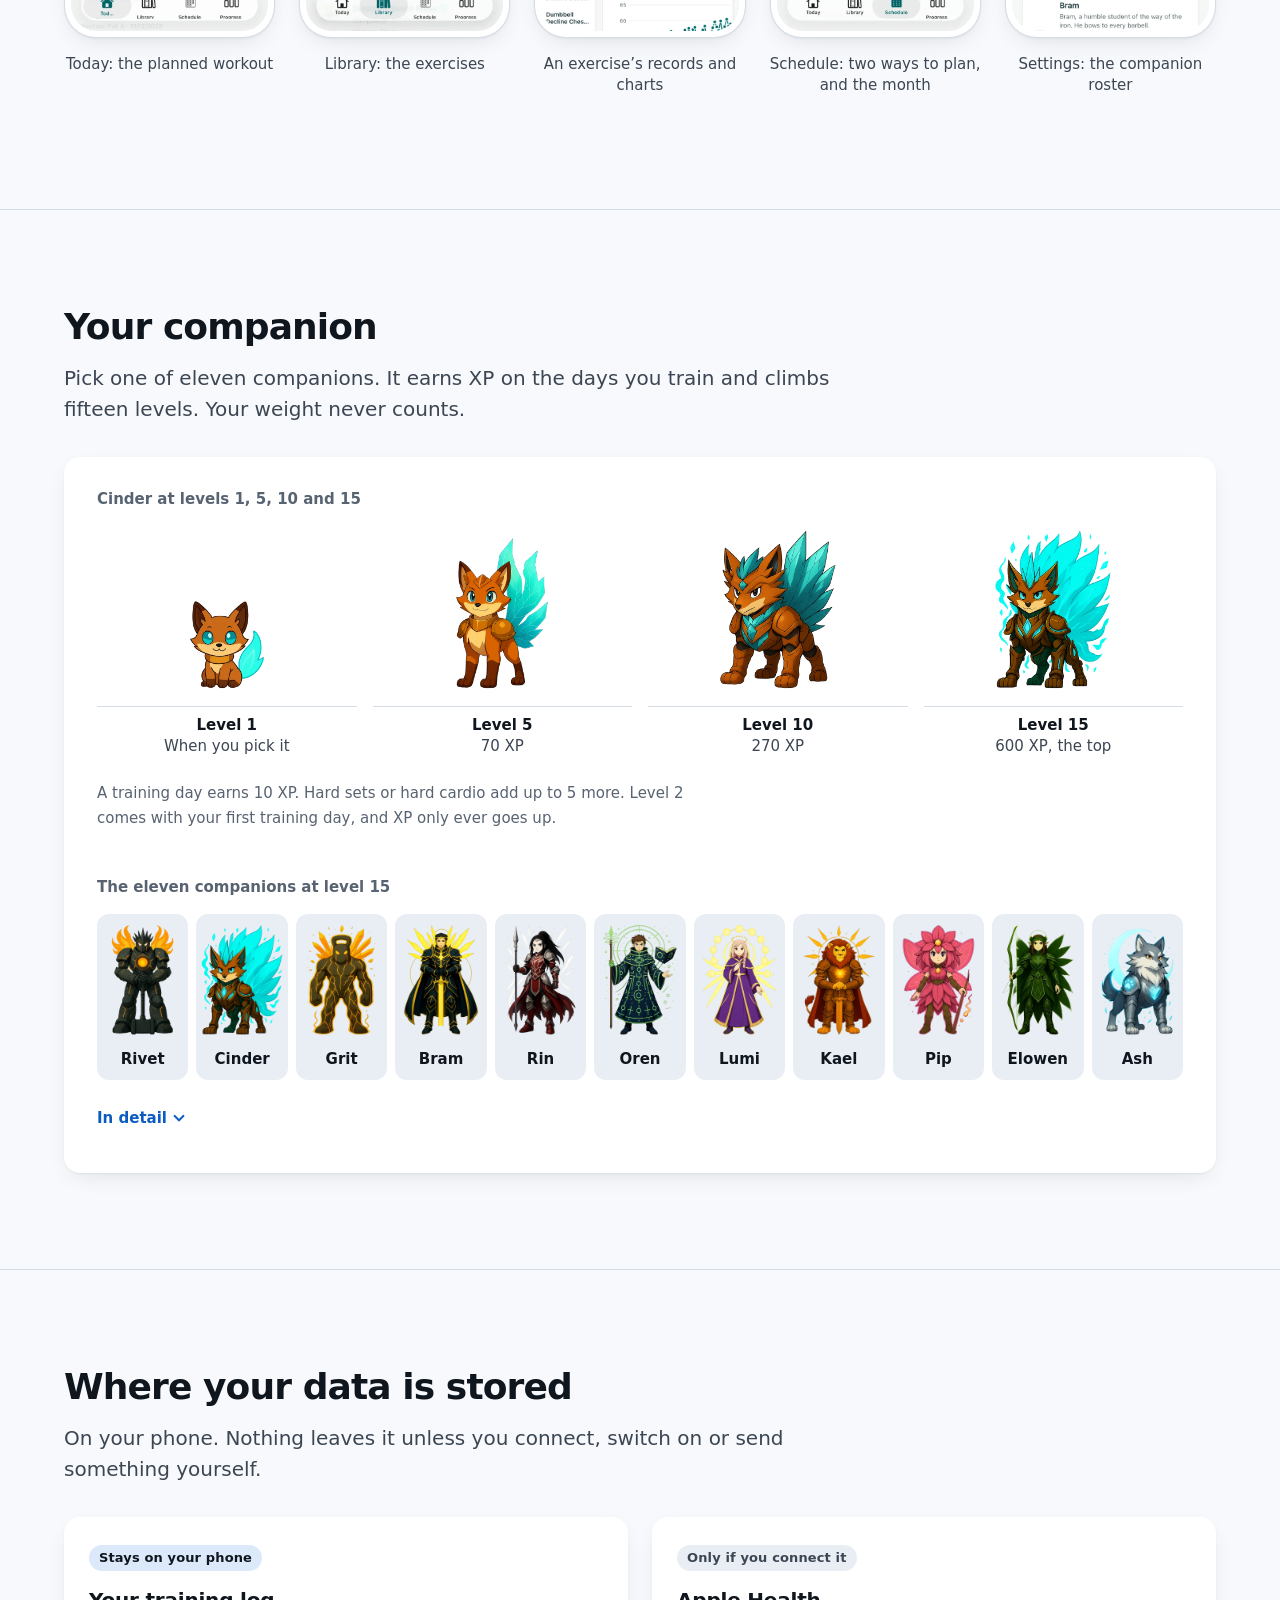
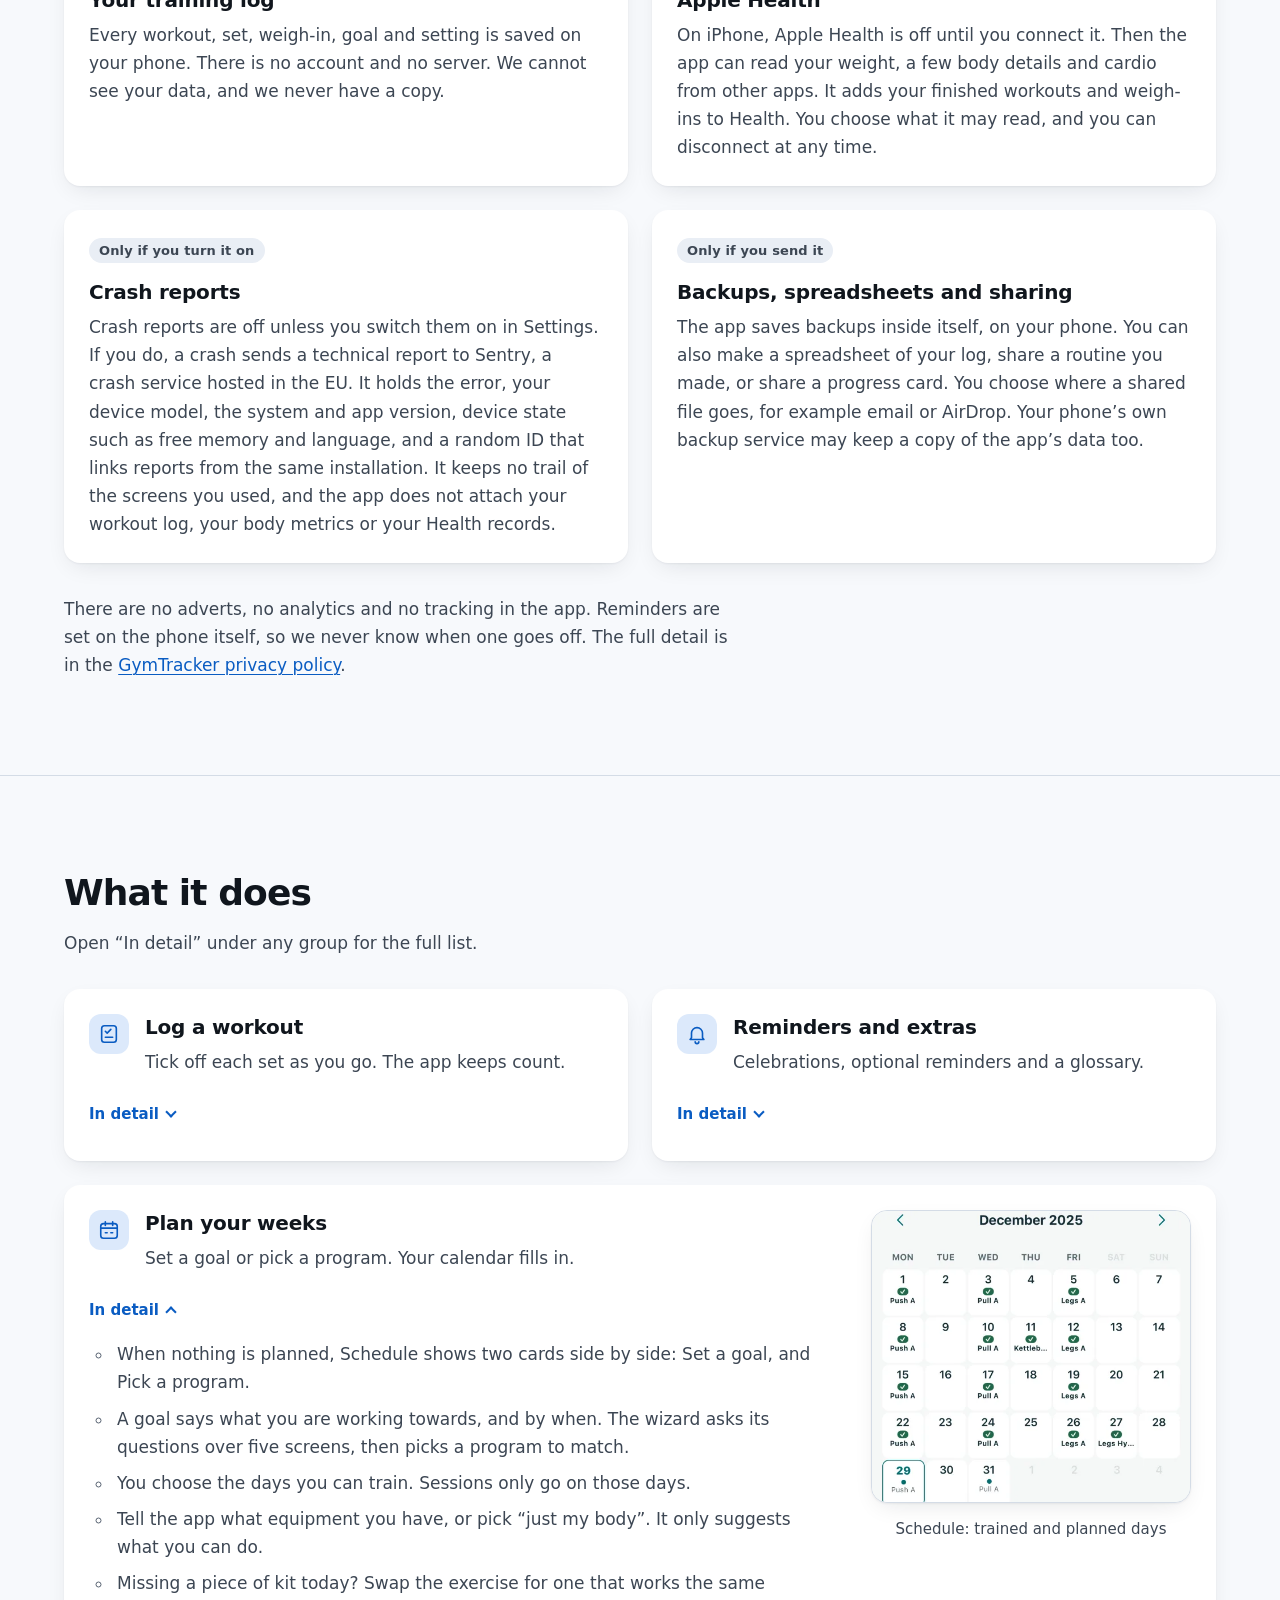
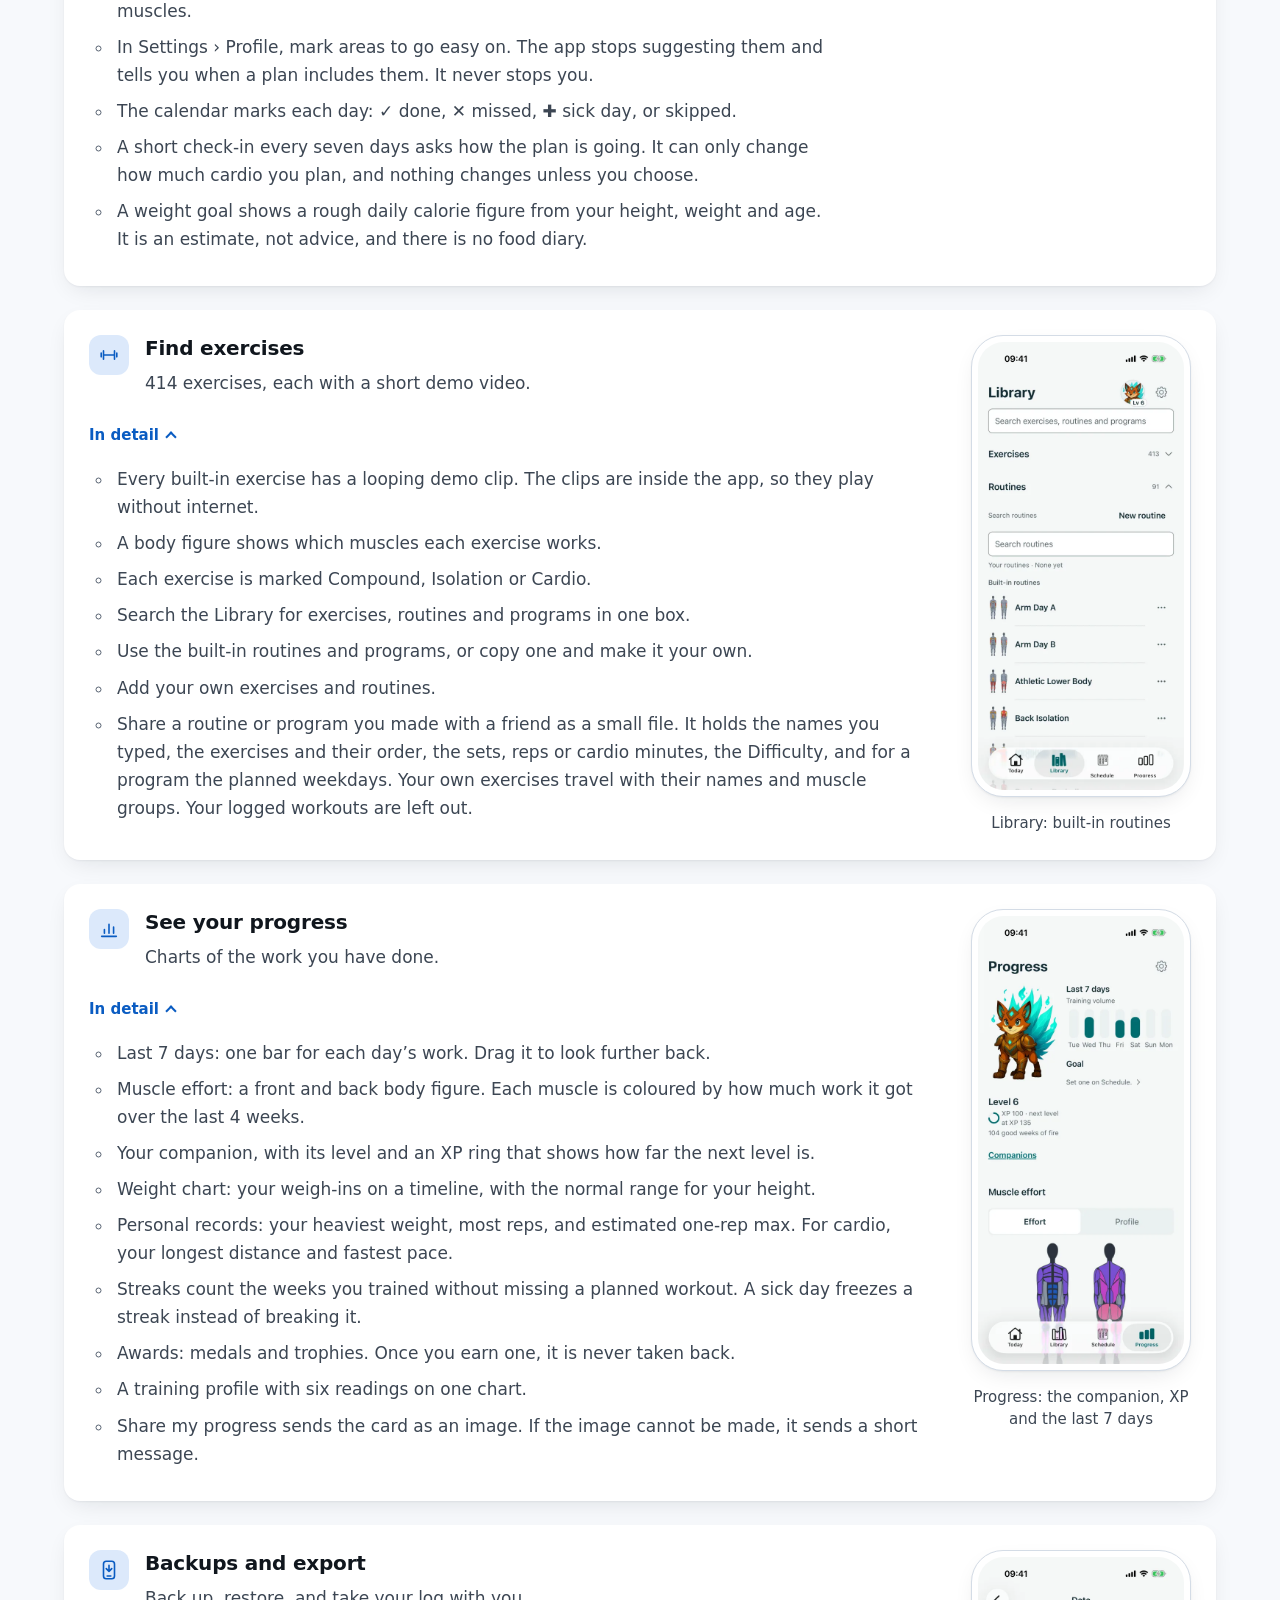
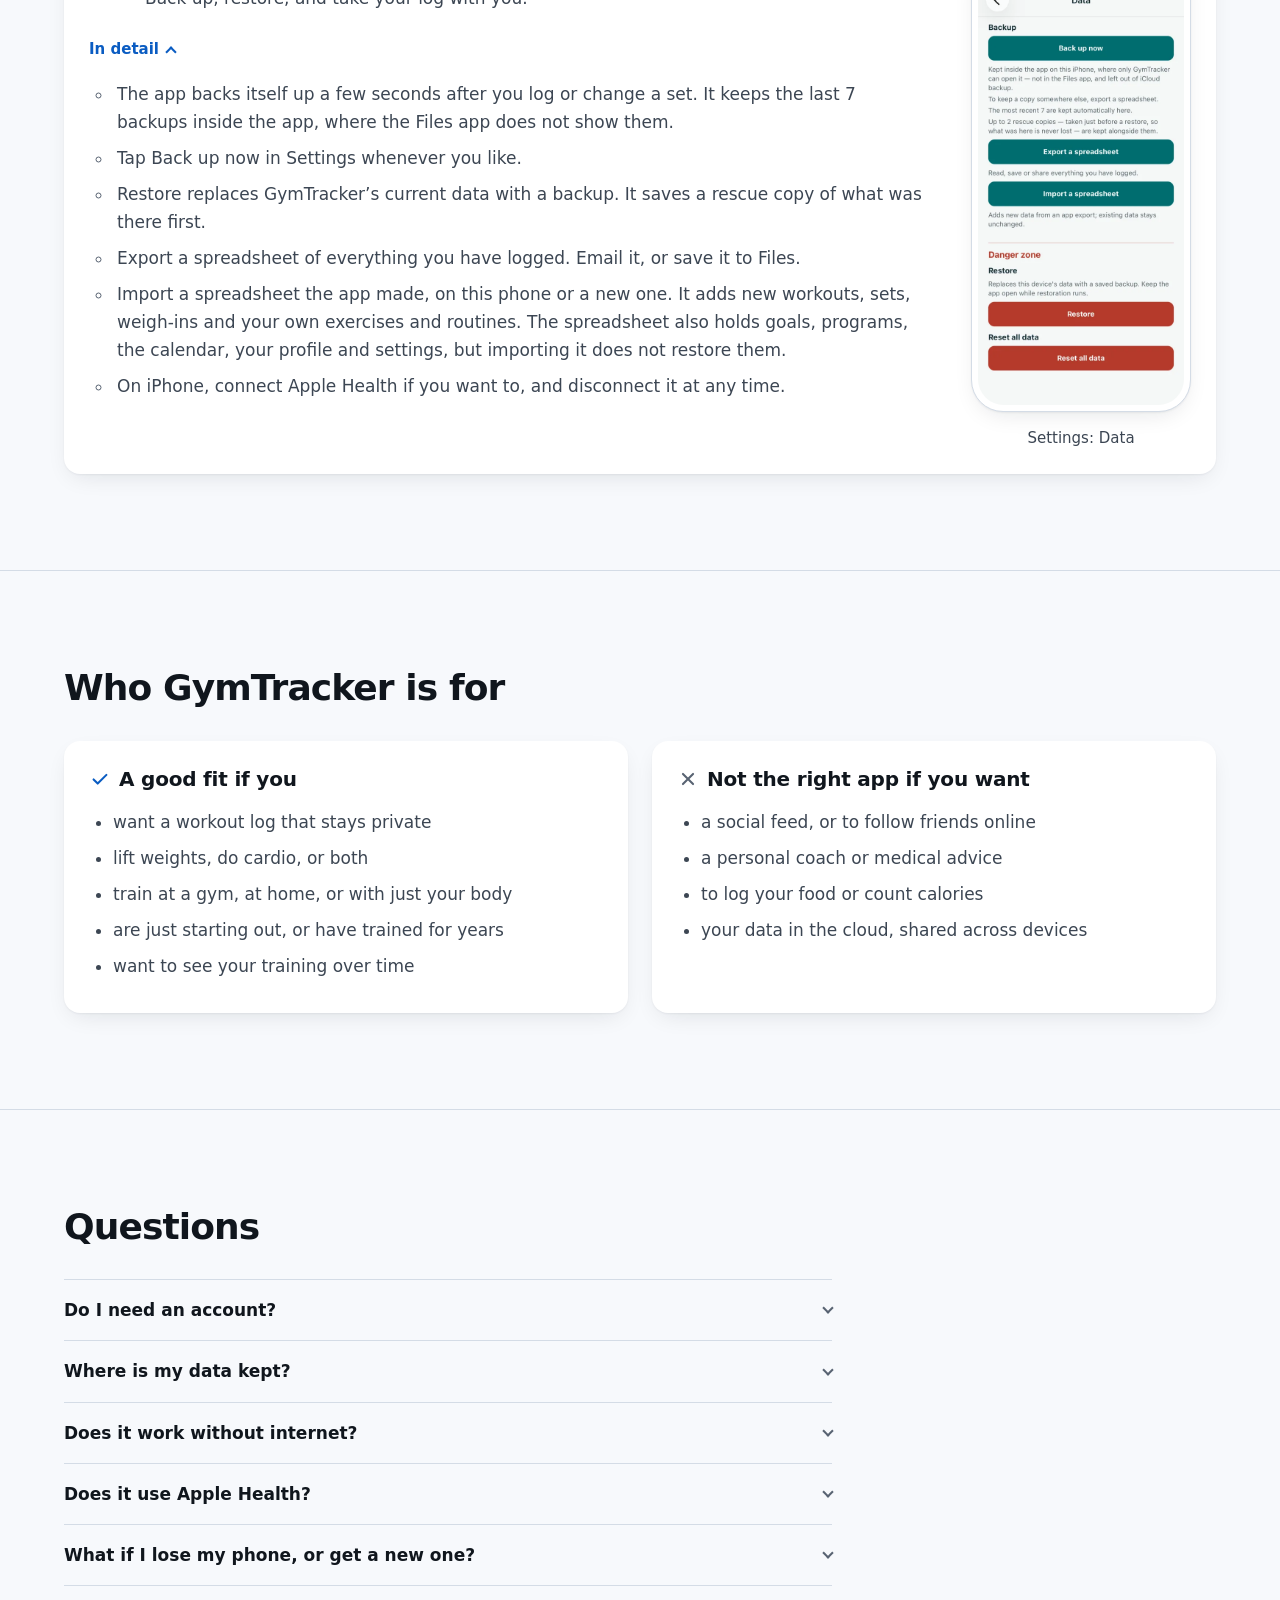
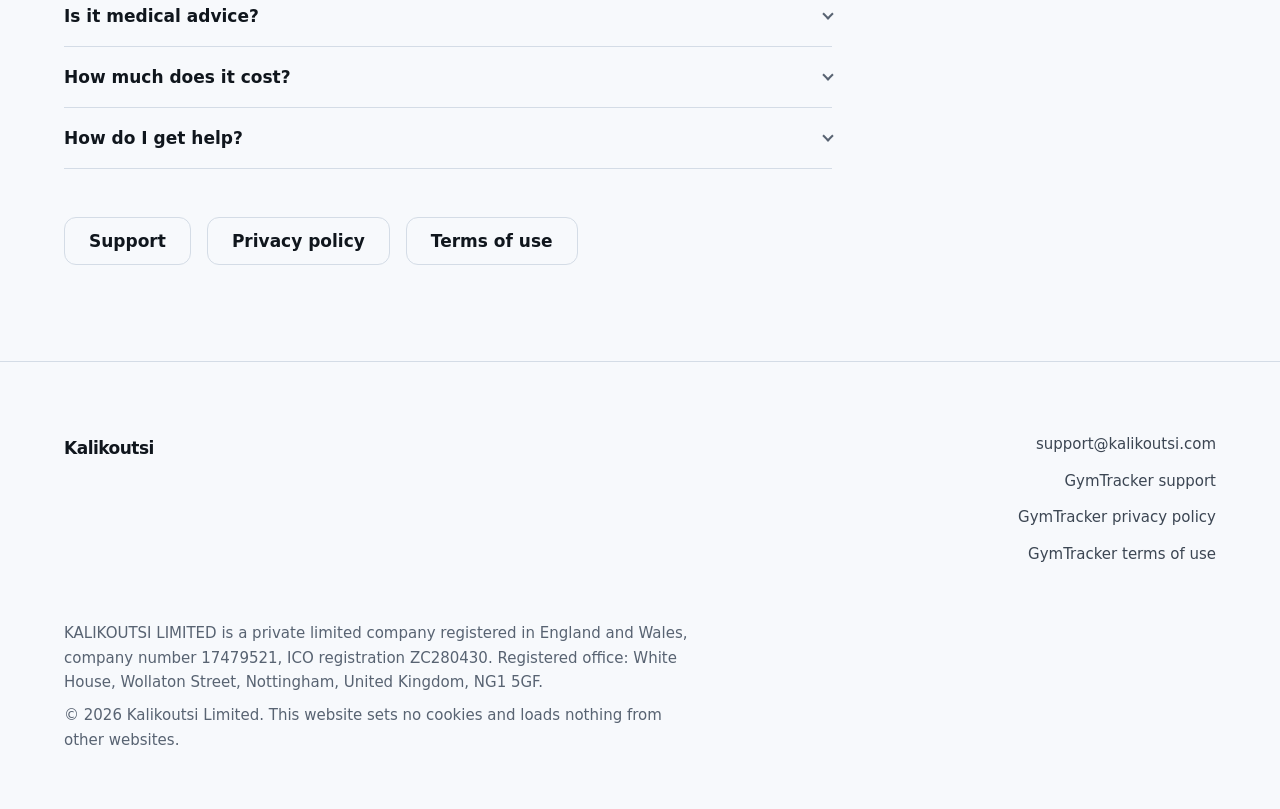
<file: gymtracker.html>
<!doctype html>
<html lang="en-GB">
<head>
<meta charset="utf-8">
<meta name="viewport" content="width=device-width, initial-scale=1">
<title>GymTracker | Kalikoutsi</title>
<meta name="description" content="GymTracker is a workout log for iPhone and iPad from Kalikoutsi. Log sets, plan your weeks, see your progress and grow a companion. Everything stays on your phone: no account, no ads, no tracking.">
<link rel="canonical" href="https://kalikoutsi.com/gymtracker.html">
<meta name="color-scheme" content="light dark">
<link rel="icon" type="image/png" href="gymtracker-icon.png">
<link rel="stylesheet" href="styles.css">
</head>
<body class="app">

<a class="skip-link" href="#main">Skip to content</a>

<header class="site-header">
  <div class="wrap">
    <a class="wordmark" href="index.html">Kalikoutsi</a>
  </div>
</header>

<main id="main">

  <!-- 1. The first screen: what it is, who it is for, what it does not do. -->
  <section class="app-hero" aria-labelledby="app-title">
    <div class="wrap">
      <div class="app-hero-grid">
        <div>
          <img class="app-icon rise" src="gymtracker-icon.png" width="256" height="256" alt="GymTracker app icon">
          <h1 id="app-title" class="rise" style="--i:1">GymTracker</h1>
          <p class="lede rise" style="--i:2">
            A workout log for iPhone and iPad. Log your sets, plan your weeks and see your progress.
            Everything you enter stays on your phone.
          </p>
          <p class="status rise" style="--i:3">GymTracker: Workout Notebook &middot; For iPhone and iPad</p>
          <div class="store-buttons rise" style="--i:4" aria-label="Where to get GymTracker">
            <span class="store-btn" role="button" aria-disabled="true"><svg viewBox="0 0 24 24" aria-hidden="true"><path d="M16.4 12.7c0-2.5 2-3.7 2.1-3.8-1.2-1.7-3-1.9-3.6-2-1.5-.2-3 .9-3.8.9-.8 0-2-.9-3.3-.9-1.7 0-3.3 1-4.1 2.5-1.8 3.1-.5 7.6 1.3 10.1.9 1.2 1.9 2.6 3.2 2.5 1.3-.1 1.8-.8 3.3-.8 1.5 0 2 .8 3.3.8 1.4 0 2.3-1.2 3.1-2.5.6-.8 1.1-1.8 1.4-2.8-3-1.1-3-5.4 0-6zM13.9 5.3c.7-.8 1.1-2 1-3.1-1 0-2.2.7-2.9 1.5-.6.7-1.2 1.9-1 3 1.1.1 2.2-.6 2.9-1.4z"/></svg><span><small>Coming soon on the</small><strong>App Store</strong></span></span>
          </div>
          <div class="rise" style="--i:5">
            <a class="btn" href="mailto:support@kalikoutsi.com?subject=GymTracker%20launch">Email me when it launches</a>
            <p class="cta-note">This opens your email app. We will write once, when the app is out.</p>
          </div>
        </div>

        <aside class="glance card rise" style="--i:3" aria-labelledby="glance-title">
          <h2 id="glance-title">At a glance</h2>
          <dl>
            <div>
              <dt>What it is</dt>
              <dd>An app to log your gym workouts, plan your training and see how it adds up.</dd>
            </div>
            <div>
              <dt>Who it is for</dt>
              <dd>Anyone who lifts weights, does cardio, or both. At a gym, at home or on the road. New or experienced.</dd>
            </div>
            <div>
              <dt>Where your data lives</dt>
              <dd>On your phone. There is no account and no server.</dd>
            </div>
            <div>
              <dt>What it does not do</dt>
              <dd>No ads. No tracking. No social feed. No food diary. It does not give medical advice.</dd>
            </div>
            <div>
              <dt>What it costs</dt>
              <dd>14 days free, counted by the app from the first launch. Then &pound;4.99 a month or &pound;29.99 a year in the UK.</dd>
            </div>
          </dl>
        </aside>
      </div>
    </div>
  </section>

  <!-- 2. Screens from the app: Simulator captures with sample data. Light or dark follows the viewer's setting. -->
  <section class="section" id="screens" aria-labelledby="screens-title">
    <div class="wrap">
      <div class="section-head">
        <h2 id="screens-title">Screens</h2>
        <p>From the app, filled with sample training data.</p>
      </div>
      <ul class="gallery">
        <li>
          <figure>
            <div class="phone"><picture><source media="(prefers-color-scheme: dark)" srcset="assets/shots/today-dark.webp"><img src="assets/shots/today-light.webp" width="560" height="1218" alt="The Today screen: the planned Push A workout with a Start Push A button, six exercises with their sets, reps and difficulty, and Cinder at level 6 in the corner." loading="lazy" decoding="async"></picture></div>
            <figcaption>Today: the planned workout</figcaption>
          </figure>
        </li>
        <li>
          <figure>
            <div class="phone"><picture><source media="(prefers-color-scheme: dark)" srcset="assets/shots/library-exercises-dark.webp"><img src="assets/shots/library-exercises-light.webp" width="560" height="1218" alt="The Library screen with the exercise list open, showing built-in chest exercises with demo thumbnails, the muscles each one works and a one-line note." loading="lazy" decoding="async"></picture></div>
            <figcaption>Library: the exercises</figcaption>
          </figure>
        </li>
        <li>
          <figure>
            <div class="phone"><picture><source media="(prefers-color-scheme: dark)" srcset="assets/shots/exercise-history-dark.webp"><img src="assets/shots/exercise-history-light.webp" width="560" height="1218" alt="The Barbell Bench Press history screen: best estimated one-rep max and heaviest set, a one-year chart, and a sidebar of other exercises." loading="lazy" decoding="async"></picture></div>
            <figcaption>An exercise&rsquo;s records and charts</figcaption>
          </figure>
        </li>
        <li>
          <figure>
            <div class="phone"><picture><source media="(prefers-color-scheme: dark)" srcset="assets/shots/schedule-dark.webp"><img src="assets/shots/schedule-light.webp" width="560" height="1218" alt="The Schedule screen: Set a goal and Pick a program cards above the December calendar, with ticks on trained days and dots on planned days." loading="lazy" decoding="async"></picture></div>
            <figcaption>Schedule: two ways to plan, and the month</figcaption>
          </figure>
        </li>
        <li>
          <figure>
            <div class="phone"><picture><source media="(prefers-color-scheme: dark)" srcset="assets/shots/companion-picker-dark.webp"><img src="assets/shots/companion-picker-light.webp" width="560" height="1218" alt="The companion roster in Settings: Rivet, Cinder marked Active, and Grit, each with its own description, signature stat, level and XP." loading="lazy" decoding="async"></picture></div>
            <figcaption>Settings: the companion roster</figcaption>
          </figure>
        </li>
      </ul>
    </div>
  </section>

  <!-- 3. The companion: four of the fifteen levels, and the eleven companions. -->
  <section class="section rule" id="companion" aria-labelledby="companion-title">
    <div class="wrap">
      <div class="section-head">
        <h2 id="companion-title">Your companion</h2>
        <p class="lede">Pick one of eleven companions. It earns XP on the days you train and climbs fifteen levels. Your weight never counts.</p>
      </div>
      <div class="card companion-card">
          <div class="companion-block">
            <h3>Cinder at levels 1, 5, 10 and 15</h3>
            <ol class="levels">
              <li><img src="assets/creatures/emberfox/s1-idle.webp" width="420" height="630" alt="Small orange fox with one turquoise flame tail." loading="lazy" decoding="async"><span class="floor"><b>Level 1</b>When you pick it</span></li>
              <li><img src="assets/creatures/emberfox/s5-idle.webp" width="420" height="630" alt="Orange fox with shoulder armour and several turquoise tails." loading="lazy" decoding="async"><span class="floor"><b>Level 5</b>70 XP</span></li>
              <li><img src="assets/creatures/emberfox/s10-idle.webp" width="420" height="630" alt="Armoured fox with turquoise chest plates and pointed tails." loading="lazy" decoding="async"><span class="floor"><b>Level 10</b>270 XP</span></li>
              <li><img src="assets/creatures/emberfox/s15-idle.webp" width="420" height="630" alt="Armoured fox surrounded by large turquoise flame tails." loading="lazy" decoding="async"><span class="floor"><b>Level 15</b>600 XP, the top</span></li>
            </ol>
            <p class="levels-caption">A training day earns 10 XP. Hard sets or hard cardio add up to 5 more. Level 2 comes with your first training day, and XP only ever goes up.</p>
          </div>

          <div class="companion-block">
            <h3>The eleven companions at level 15</h3>
            <ul class="roster">
              <li><img src="assets/creatures/forgebot/s15-idle.webp" width="420" height="630" alt="" loading="lazy" decoding="async">Rivet</li>
              <li><img src="assets/creatures/emberfox/s15-idle.webp" width="420" height="630" alt="" loading="lazy" decoding="async">Cinder</li>
              <li><img src="assets/creatures/golem/s15-idle.webp" width="420" height="630" alt="" loading="lazy" decoding="async">Grit</li>
              <li><img src="assets/creatures/warrior_m/s15-idle.webp" width="420" height="630" alt="" loading="lazy" decoding="async">Bram</li>
              <li><img src="assets/creatures/warrior_f/s15-idle.webp" width="420" height="630" alt="" loading="lazy" decoding="async">Rin</li>
              <li><img src="assets/creatures/mage_m/s15-idle.webp" width="420" height="630" alt="" loading="lazy" decoding="async">Oren</li>
              <li><img src="assets/creatures/mage_f/s15-idle.webp" width="420" height="630" alt="" loading="lazy" decoding="async">Lumi</li>
              <li><img src="assets/creatures/lion/s15-idle.webp" width="420" height="630" alt="" loading="lazy" decoding="async">Kael</li>
              <li><img src="assets/creatures/fairy/s15-idle.webp" width="420" height="630" alt="" loading="lazy" decoding="async">Pip</li>
              <li><img src="assets/creatures/elf/s15-idle.webp" width="420" height="630" alt="" loading="lazy" decoding="async">Elowen</li>
              <li><img src="assets/creatures/wolf/s15-idle.webp" width="420" height="630" alt="" loading="lazy" decoding="async">Ash</li>
            </ul>
          </div>

          <details>
            <summary>In detail</summary>
            <ul class="detail-list">
              <li>There are eleven companions, from a scrap-can robot to a flower fairy and a wolf pup. Each has its own voice.</li>
              <li>A training day gives 10 XP. For the bonus, every eight cardio minutes rated 7 or higher count like one set rated 7 or higher; each pair adds 1 XP, up to 5 extra a day. Warm-ups do not count. Level 15 needs 600 XP, which is at least 40 training days for your first companion.</li>
              <li>Each of your first four companions to reach level 15 adds a 15% XP boost for later training days, up to 60%.</li>
              <li>A training day&rsquo;s XP goes to the companion you had chosen when that day was first counted. Each companion has its own level, and a level only ever goes up.</li>
              <li>Switch any time: the one you leave waits at its level with everything kept.</li>
              <li>Your weight, the weight you lift and how you look never change it.</li>
              <li>Each companion also counts one number of its own, such as sets or good weeks.</li>
              <li>It has a mood. After a break it gets sleepy, but it never scolds you. One workout wakes it up.</li>
              <li>It speaks in a small speech cloud when something happens, like a new record. Double-tap it to open its guide.</li>
              <li>When the app starts, or when you come back after at least 30 minutes away, one companion plays a clip of about two and a half seconds. With Reduce Motion on, it stays still.</li>
            </ul>
          </details>
      </div>
    </div>
  </section>

  <!-- 4. Where your data is stored. -->
  <section class="section rule" id="data" aria-labelledby="data-title">
    <div class="wrap">
      <div class="section-head">
        <h2 id="data-title">Where your data is stored</h2>
        <p class="lede">On your phone. Nothing leaves it unless you connect, switch on or send something yourself.</p>
      </div>
      <ul class="data-list">
        <li class="card">
          <span class="tag">Stays on your phone</span>
          <h3>Your training log</h3>
          <p>Every workout, set, weigh-in, goal and setting is saved on your phone. There is no account and no server. We cannot see your data, and we never have a copy.</p>
        </li>
        <li class="card">
          <span class="tag tag-choice">Only if you connect it</span>
          <h3>Apple Health</h3>
          <p>On iPhone, Apple Health is off until you connect it. Then the app can read your weight, a few body details and cardio from other apps. It adds your finished workouts and weigh-ins to Health. You choose what it may read, and you can disconnect at any time.</p>
        </li>
        <li class="card">
          <span class="tag tag-choice">Only if you turn it on</span>
          <h3>Crash reports</h3>
          <p>Crash reports are off unless you switch them on in Settings. If you do, a crash sends a technical report to Sentry, a crash service hosted in the EU. It holds the error, your device model, the system and app version, device state such as free memory and language, and a random ID that links reports from the same installation. It keeps no trail of the screens you used, and the app does not attach your workout log, your body metrics or your Health records.</p>
        </li>
        <li class="card">
          <span class="tag tag-choice">Only if you send it</span>
          <h3>Backups, spreadsheets and sharing</h3>
          <p>The app saves backups inside itself, on your phone. You can also make a spreadsheet of your log, share a routine you made, or share a progress card. You choose where a shared file goes, for example email or AirDrop. Your phone&rsquo;s own backup service may keep a copy of the app&rsquo;s data too.</p>
        </li>
      </ul>
      <p class="plain-note">
        There are no adverts, no analytics and no tracking in the app. Reminders are set on the
        phone itself, so we never know when one goes off. The full detail is in the
        <a href="gymtracker-privacy.html">GymTracker privacy policy</a>.
      </p>
    </div>
  </section>

  <!-- 5. What it does: six groups, one line each, details on request. -->
  <section class="section rule" id="features" aria-labelledby="features-title">
    <div class="wrap">
      <div class="section-head">
        <h2 id="features-title">What it does</h2>
        <p>Open &ldquo;In detail&rdquo; under any group for the full list.</p>
      </div>

      <ul class="features">
        <li class="feature card">
          <div class="feature-head">
            <span class="feature-icon" aria-hidden="true"><svg viewBox="0 0 24 24"><rect x="4" y="3" width="16" height="18" rx="3"/><path d="M8 9l2 2 4-4M8 15.5h8"/></svg></span>
            <div>
              <h3>Log a workout</h3>
              <p>Tick off each set as you go. The app keeps count.</p>
            </div>
          </div>
          <details>
            <summary>In detail</summary>
            <ul class="detail-list">
              <li>Each set records the weight and the reps. You can also give it a Difficulty from 5 to 10, in half steps. It is optional. The app suggests your previous rating or the routine&rsquo;s target when it has one; otherwise it starts at 8.</li>
              <li>Ticking a set starts a rest timer. It aims for 90 seconds on big lifts and 60 on single-muscle moves. You can change it.</li>
              <li>Mark a set as a warm-up. It stays in your log but never counts toward records.</li>
              <li>For runs, rides, rows, swims and walks, log the time and distance. The app shows your pace, and keeps your longest distance and fastest pace. Difficulty uses cardio words here, from light to all-out.</li>
              <li>Nothing planned today? Quick Start begins any routine.</li>
              <li>On iPhone, your workout shows on the Lock Screen and in the Dynamic Island. On iOS 17 or later you can log the set, skip a rest or add 30 seconds from there.</li>
              <li>When a rest ends with your phone locked, you get an alert. On iPhone it stays quiet if the ring/silent switch is on silent. If you like, the app can also say it out loud.</li>
            </ul>
          </details>
        </li>

        <li class="feature card">
          <div class="feature-head">
            <span class="feature-icon" aria-hidden="true"><svg viewBox="0 0 24 24"><path d="M6 16v-5a6 6 0 0 1 12 0v5l1.5 2h-15z"/><path d="M10 20.5a2 2 0 0 0 4 0"/></svg></span>
            <div>
              <h3>Reminders and extras</h3>
              <p>Celebrations, optional reminders and a glossary.</p>
            </div>
          </div>
          <details>
            <summary>In detail</summary>
            <ul class="detail-list">
              <li>A small celebration when you set a personal record, in lifting or cardio, or reach a streak milestone.</li>
              <li>Seasonal looks for eleven festivals and observances in the year, such as Pride, Diwali and Christmas. Only for the ones you tick.</li>
              <li>Optional reminders for a weekly weigh-in and the weekly check-in, and a note after two weeks without a workout.</li>
              <li>A built-in glossary explains the terms the app uses.</li>
              <li>It all works without internet.</li>
            </ul>
          </details>
        </li>

        <li class="feature card wide has-shot">
          <div class="feature-main">
            <div class="feature-head">
              <span class="feature-icon" aria-hidden="true"><svg viewBox="0 0 24 24"><rect x="3" y="5" width="18" height="16" rx="3"/><path d="M3 10h18M8 3v4M16 3v4M8 15h2M14 15h2"/></svg></span>
              <div>
                <h3>Plan your weeks</h3>
                <p>Set a goal or pick a program. Your calendar fills in.</p>
              </div>
            </div>
            <details open>
              <summary>In detail</summary>
              <ul class="detail-list">
                <li>When nothing is planned, Schedule shows two cards side by side: Set a goal, and Pick a program.</li>
                <li>A goal says what you are working towards, and by when. The wizard asks its questions over five screens, then picks a program to match.</li>
                <li>You choose the days you can train. Sessions only go on those days.</li>
                <li>Tell the app what equipment you have, or pick &ldquo;just my body&rdquo;. It only suggests what you can do.</li>
                <li>Missing a piece of kit today? Swap the exercise for one that works the same muscles.</li>
                <li>In Settings &rsaquo; Profile, mark areas to go easy on. The app stops suggesting them and tells you when a plan includes them. It never stops you.</li>
                <li>The calendar marks each day: &#10003; done, &#10005; missed, &#10010; sick day, or skipped.</li>
                <li>A short check-in every seven days asks how the plan is going. It can only change how much cardio you plan, and nothing changes unless you choose.</li>
                <li>A weight goal shows a rough daily calorie figure from your height, weight and age. It is an estimate, not advice, and there is no food diary.</li>
              </ul>
            </details>
          </div>
          <figure class="shot-side shot-crop">
            <div class="frame"><picture><source media="(prefers-color-scheme: dark)" srcset="assets/shots/schedule-calendar-dark.webp"><img src="assets/shots/schedule-calendar-light.webp" width="560" height="511" alt="The Schedule calendar for December 2025, with ticks on trained days and dots on planned days." loading="lazy" decoding="async"></picture></div>
            <figcaption>Schedule: trained and planned days</figcaption>
          </figure>
        </li>

        <li class="feature card wide has-shot">
          <div class="feature-main">
            <div class="feature-head">
              <span class="feature-icon" aria-hidden="true"><svg viewBox="0 0 24 24"><path d="M6 7.5v9M3.5 10v4M18 7.5v9M20.5 10v4M6 12h12"/></svg></span>
              <div>
                <h3>Find exercises</h3>
                <p>414 exercises, each with a short demo video.</p>
              </div>
            </div>
            <details open>
              <summary>In detail</summary>
              <ul class="detail-list">
                <li>Every built-in exercise has a looping demo clip. The clips are inside the app, so they play without internet.</li>
                <li>A body figure shows which muscles each exercise works.</li>
                <li>Each exercise is marked Compound, Isolation or Cardio.</li>
                <li>Search the Library for exercises, routines and programs in one box.</li>
                <li>Use the built-in routines and programs, or copy one and make it your own.</li>
                <li>Add your own exercises and routines.</li>
                <li>Share a routine or program you made with a friend as a small file. It holds the names you typed, the exercises and their order, the sets, reps or cardio minutes, the Difficulty, and for a program the planned weekdays. Your own exercises travel with their names and muscle groups. Your logged workouts are left out.</li>
              </ul>
            </details>
          </div>
          <figure class="shot-side shot-phone">
            <div class="frame"><picture><source media="(prefers-color-scheme: dark)" srcset="assets/shots/library-routines-dark.webp"><img src="assets/shots/library-routines-light.webp" width="560" height="1218" alt="The Library&rsquo;s Routines list with 91 built-in routines, each with a small muscle figure." loading="lazy" decoding="async"></picture></div>
            <figcaption>Library: built-in routines</figcaption>
          </figure>
        </li>

        <li class="feature card wide has-shot">
          <div class="feature-main">
            <div class="feature-head">
              <span class="feature-icon" aria-hidden="true"><svg viewBox="0 0 24 24"><path d="M4 20h16M7 16.5v-4M12 16.5V7M17 16.5v-6.5"/></svg></span>
              <div>
                <h3>See your progress</h3>
                <p>Charts of the work you have done.</p>
              </div>
            </div>
            <details open>
              <summary>In detail</summary>
              <ul class="detail-list">
                <li>Last 7 days: one bar for each day&rsquo;s work. Drag it to look further back.</li>
                <li>Muscle effort: a front and back body figure. Each muscle is coloured by how much work it got over the last 4 weeks.</li>
                <li>Your companion, with its level and an XP ring that shows how far the next level is.</li>
                <li>Weight chart: your weigh-ins on a timeline, with the normal range for your height.</li>
                <li>Personal records: your heaviest weight, most reps, and estimated one-rep max. For cardio, your longest distance and fastest pace.</li>
                <li>Streaks count the weeks you trained without missing a planned workout. A sick day freezes a streak instead of breaking it.</li>
                <li>Awards: medals and trophies. Once you earn one, it is never taken back.</li>
                <li>A training profile with six readings on one chart.</li>
                <li>Share my progress sends the card as an image. If the image cannot be made, it sends a short message.</li>
              </ul>
            </details>
          </div>
          <figure class="shot-side shot-phone">
            <div class="frame"><picture><source media="(prefers-color-scheme: dark)" srcset="assets/shots/progress-dark.webp"><img src="assets/shots/progress-light.webp" width="560" height="1218" alt="The Progress screen: Cinder at level 6 with its XP ring, a bar chart of the last 7 days, and the muscle effort figures below." loading="lazy" decoding="async"></picture></div>
            <figcaption>Progress: the companion, XP and the last 7 days</figcaption>
          </figure>
        </li>

        <li class="feature card wide has-shot">
          <div class="feature-main">
            <div class="feature-head">
              <span class="feature-icon" aria-hidden="true"><svg viewBox="0 0 24 24"><rect x="6" y="2.5" width="12" height="19" rx="3"/><path d="M12 7v6.5M9 10.5l3 3 3-3M10 18.5h4"/></svg></span>
              <div>
                <h3>Backups and export</h3>
                <p>Back up, restore, and take your log with you.</p>
              </div>
            </div>
            <details open>
              <summary>In detail</summary>
              <ul class="detail-list">
                <li>The app backs itself up a few seconds after you log or change a set. It keeps the last 7 backups inside the app, where the Files app does not show them.</li>
                <li>Tap Back up now in Settings whenever you like.</li>
                <li>Restore replaces GymTracker&rsquo;s current data with a backup. It saves a rescue copy of what was there first.</li>
                <li>Export a spreadsheet of everything you have logged. Email it, or save it to Files.</li>
                <li>Import a spreadsheet the app made, on this phone or a new one. It adds new workouts, sets, weigh-ins and your own exercises and routines. The spreadsheet also holds goals, programs, the calendar, your profile and settings, but importing it does not restore them.</li>
                <li>On iPhone, connect Apple Health if you want to, and disconnect it at any time.</li>
              </ul>
            </details>
          </div>
          <figure class="shot-side shot-phone">
            <div class="frame"><picture><source media="(prefers-color-scheme: dark)" srcset="assets/shots/settings-data-dark.webp"><img src="assets/shots/settings-data-light.webp" width="560" height="1218" alt="Settings, Data: Back up now, Export and Import a spreadsheet, Restore and Reset all data." loading="lazy" decoding="async"></picture></div>
            <figcaption>Settings: Data</figcaption>
          </figure>
        </li>

      </ul>
    </div>
  </section>

  <!-- 6. Who it is for, and who it is not for. -->
  <section class="section rule" id="fit" aria-labelledby="fit-title">
    <div class="wrap">
      <div class="section-head">
        <h2 id="fit-title">Who GymTracker is for</h2>
      </div>
      <div class="fit">
        <div class="card">
          <h3><svg viewBox="0 0 24 24" aria-hidden="true" focusable="false"><path d="M5 12.5l4.5 4.5L19 7.5"/></svg>A good fit if you</h3>
          <ul>
            <li>want a workout log that stays private</li>
            <li>lift weights, do cardio, or both</li>
            <li>train at a gym, at home, or with just your body</li>
            <li>are just starting out, or have trained for years</li>
            <li>want to see your training over time</li>
          </ul>
        </div>
        <div class="card not">
          <h3><svg viewBox="0 0 24 24" aria-hidden="true" focusable="false"><path d="M6.5 6.5l11 11M17.5 6.5l-11 11"/></svg>Not the right app if you want</h3>
          <ul>
            <li>a social feed, or to follow friends online</li>
            <li>a personal coach or medical advice</li>
            <li>to log your food or count calories</li>
            <li>your data in the cloud, shared across devices</li>
          </ul>
        </div>
      </div>
    </div>
  </section>

  <!-- 7. Questions. -->
  <section class="section rule" id="faq" aria-labelledby="faq-title">
    <div class="wrap">
      <div class="section-head">
        <h2 id="faq-title">Questions</h2>
      </div>
      <div class="faq">
        <details>
          <summary>Do I need an account?</summary>
          <p>No. You open the app and start. There is nothing to sign up for, and we never ask for your email.</p>
        </details>
        <details>
          <summary>Where is my data kept?</summary>
          <p>On your phone. We never receive your workout database. If you turn on crash reports, we receive technical reports through Sentry. Your phone&rsquo;s own backup may keep a copy of the app&rsquo;s data. Files leave your phone only when you export a spreadsheet or share a routine or a progress card.</p>
        </details>
        <details>
          <summary>Does it work without internet?</summary>
          <p>Yes. Everything works offline, including the exercise videos.</p>
        </details>
        <details>
          <summary>Does it use Apple Health?</summary>
          <p>Only if you connect it. It can then read your weight, a few body details and cardio from other apps. It can also add your workouts and weigh-ins to Health. You choose what it may read, and you can disconnect at any time.</p>
        </details>
        <details>
          <summary>What if I lose my phone, or get a new one?</summary>
          <p>We cannot get your data back for you, because we never have it. Your phone&rsquo;s own backup includes the app&rsquo;s data. To keep a copy somewhere else, export a spreadsheet. On a new phone, import that spreadsheet to bring back your workouts and weigh-ins. The spreadsheet holds your goals, programs and settings too, but importing does not restore them.</p>
        </details>
        <details>
          <summary>Is it medical advice?</summary>
          <p>No. GymTracker is for general fitness. It does not check injuries. If you are injured, ill or pregnant, talk to a doctor before you start or change your training.</p>
        </details>
        <details>
          <summary>How much does it cost?</summary>
          <p>The app works in full for 14 days, counted by the app from the first launch. After that, you need a subscription to start a workout or log a set. GymTracker Monthly costs &pound;4.99 a month. GymTracker Yearly costs &pound;29.99 a year. These are UK prices, and prices vary by country. Without a subscription, you can still see your history, Progress and companion, and export your data. The subscription renews until you cancel it. To cancel, open the Settings app, tap your name, then tap Subscriptions.</p>
        </details>
        <details>
          <summary>How do I get help?</summary>
          <p>Email <a href="mailto:gymtracker_support@kalikoutsi.com">gymtracker_support@kalikoutsi.com</a>, the same address you find under Settings &rsaquo; About. Inside the app, the glossary explains every term in plain words.</p>
        </details>
      </div>

      <div class="legal-links">
        <a class="btn btn-quiet" href="gymtracker-support.html">Support</a>
        <a class="btn btn-quiet" href="gymtracker-privacy.html">Privacy policy</a>
        <a class="btn btn-quiet" href="gymtracker-terms.html">Terms of use</a>
      </div>
    </div>
  </section>
</main>

<footer class="site-footer">
  <div class="wrap">
    <div class="footer-grid">
      <a class="wordmark" href="index.html">Kalikoutsi</a>
      <ul class="footer-links">
        <li><a href="mailto:support@kalikoutsi.com">support@kalikoutsi.com</a></li>
        <li><a href="gymtracker-support.html">GymTracker support</a></li>
        <li><a href="gymtracker-privacy.html">GymTracker privacy policy</a></li>
        <li><a href="gymtracker-terms.html">GymTracker terms of use</a></li>
      </ul>
    </div>
    <p>KALIKOUTSI LIMITED is a private limited company registered in England and Wales, company number 17479521, ICO registration ZC280430. Registered office: White House, Wollaton Street, Nottingham, United Kingdom, NG1 5GF.</p>
    <p>&copy; 2026 Kalikoutsi Limited. This website sets no cookies and loads nothing from other websites.</p>
  </div>
</footer>

</body>
</html>
</file>
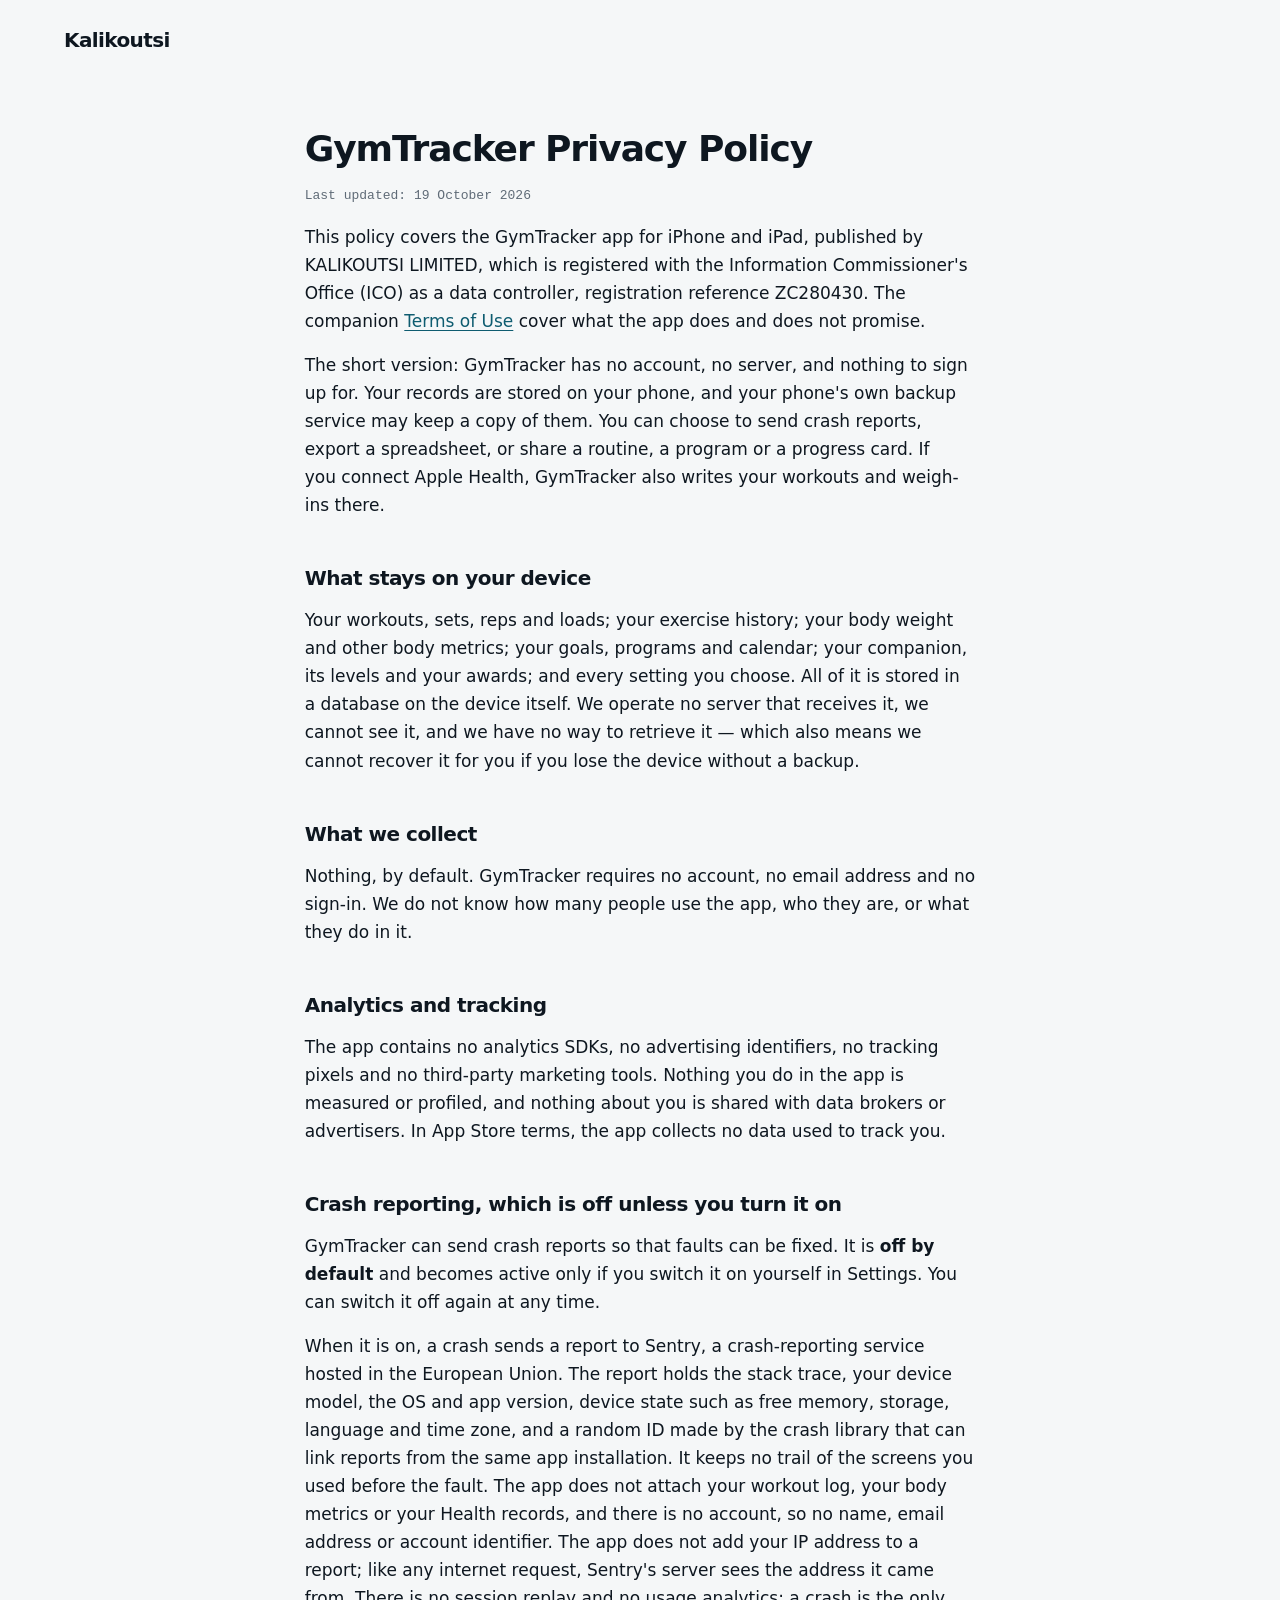
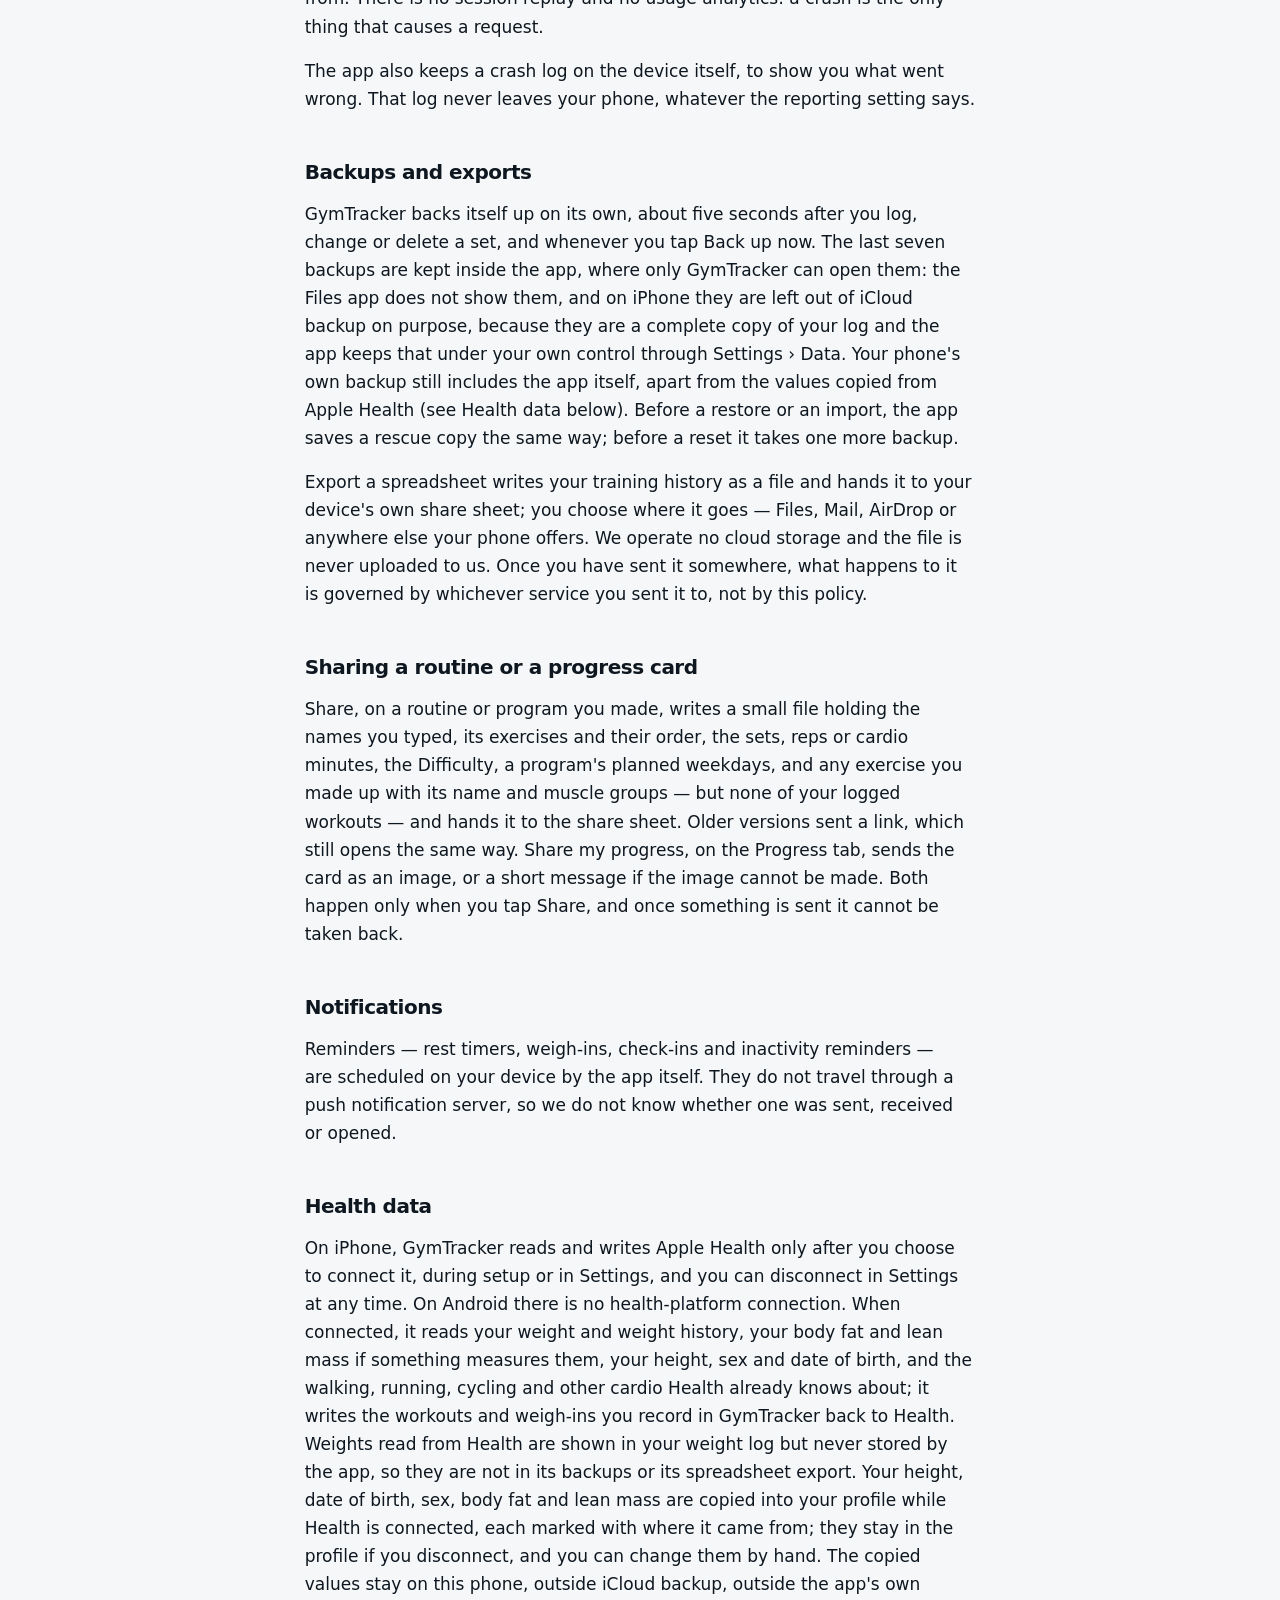
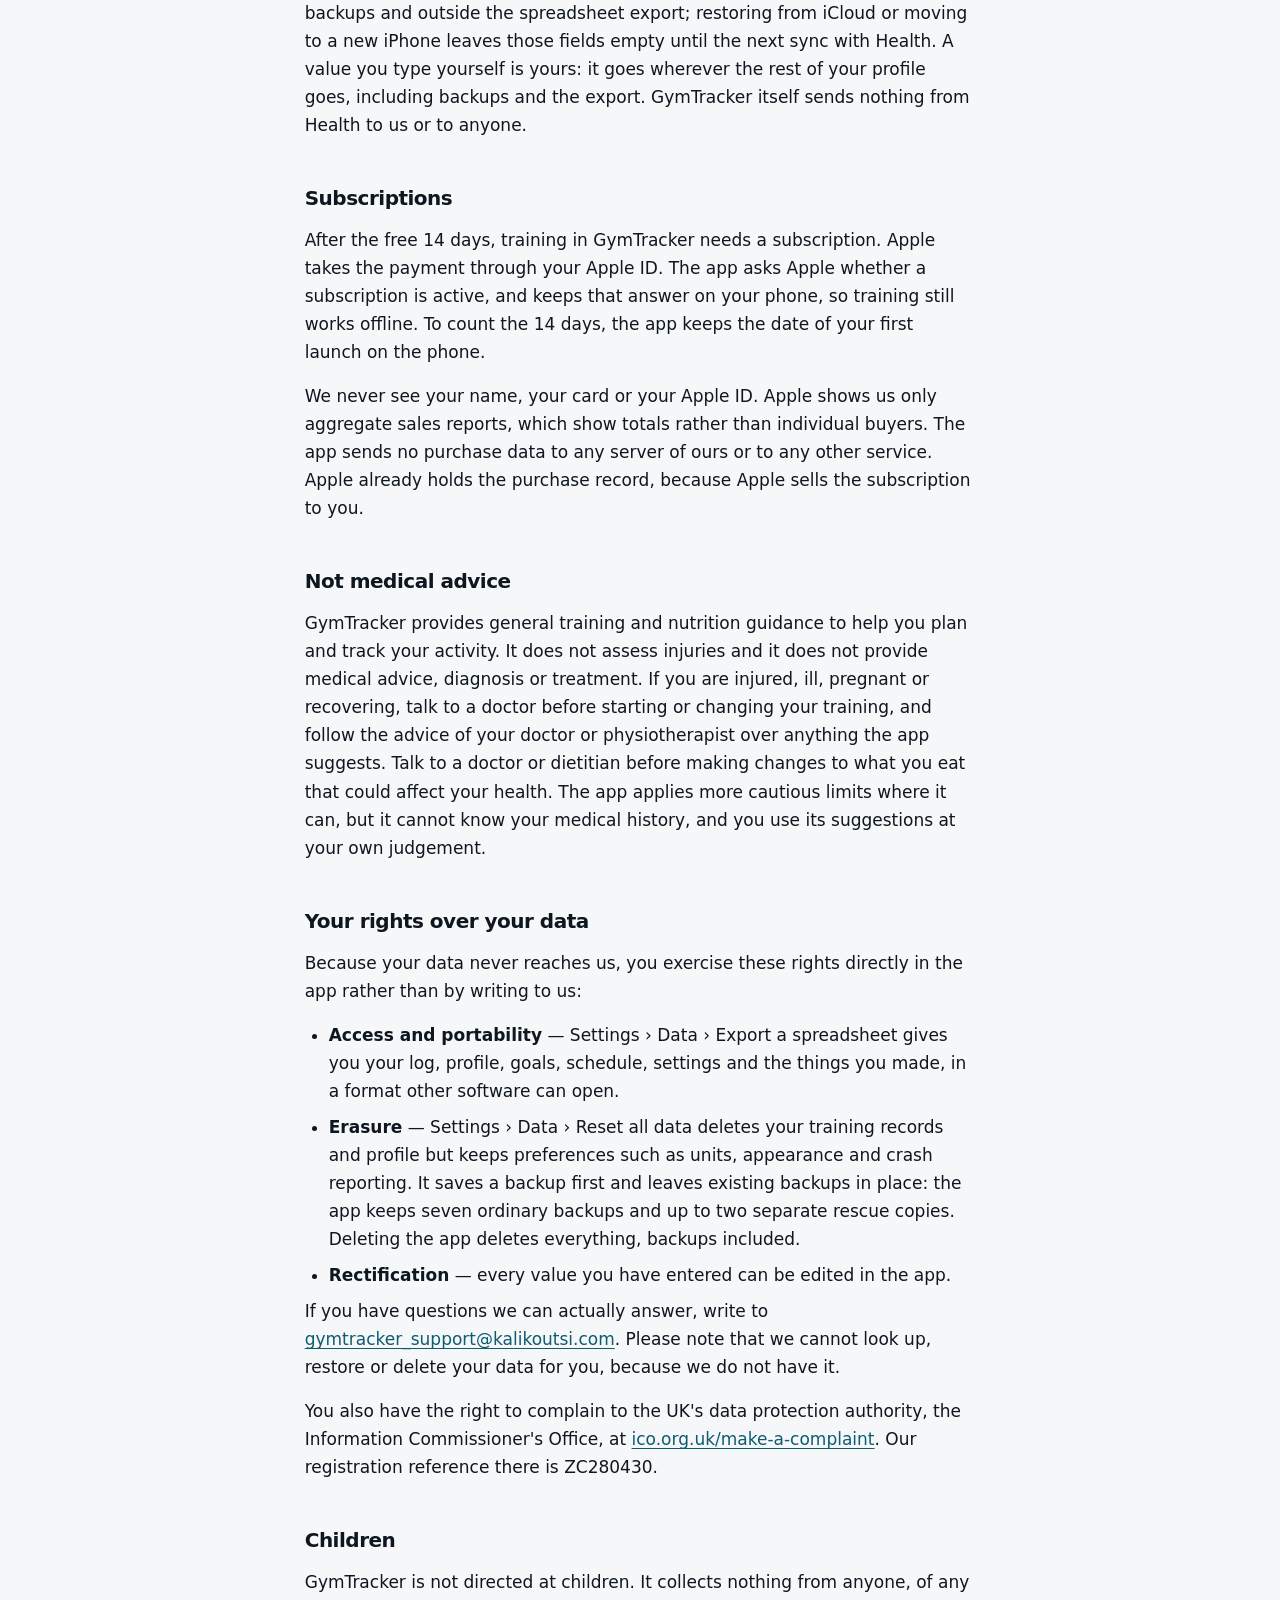
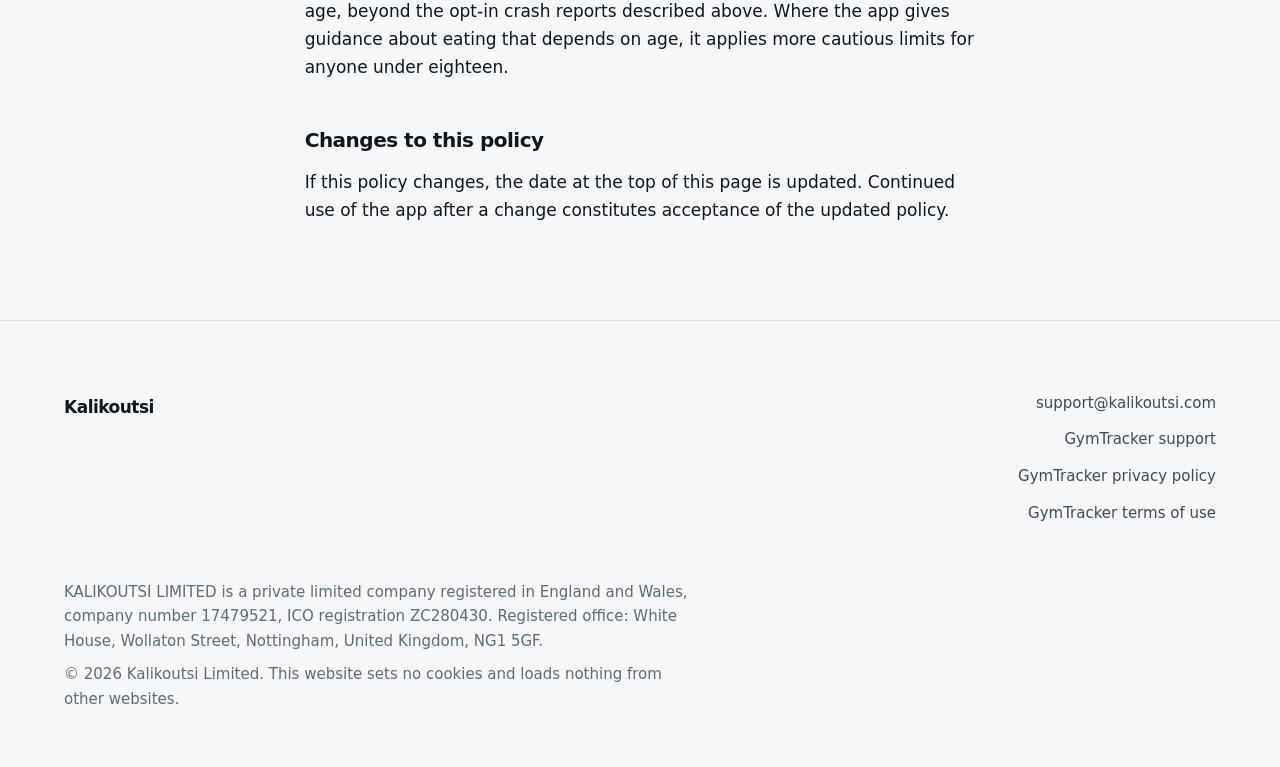
<file: privacy.html>
<!doctype html>
<html lang="en-GB">
<head>
<meta charset="utf-8">
<meta name="viewport" content="width=device-width, initial-scale=1">
<title>Moved — Kalikoutsi</title>
<meta name="robots" content="noindex">
<link rel="canonical" href="https://kalikoutsi.com/gymtracker-privacy.html">
<meta http-equiv="refresh" content="0; url=gymtracker-privacy.html">
<meta name="color-scheme" content="light dark">
<link rel="icon" href="data:image/svg+xml,%3Csvg xmlns='http://www.w3.org/2000/svg' viewBox='0 0 32 32'%3E%3Crect width='32' height='32' rx='9' fill='%230e5c70'/%3E%3Cpath d='M12 9v14M21.5 9l-7 7 7 7' fill='none' stroke='%23fff' stroke-width='3' stroke-linecap='round' stroke-linejoin='round'/%3E%3C/svg%3E">
<link rel="stylesheet" href="styles.css">
</head>
<body>
<!--
  This page used to hold a company-wide Privacy Policy. It was really about the app, not about
  this website, so it now lives with the app it belongs to. Kept as a redirect rather than
  deleted, because a legal URL that 404s is worse than one that moves. When a second app
  arrives, this becomes a list rather than a redirect.
-->
<a class="skip-link" href="#main">Skip to content</a>

<header class="site-header">
  <div class="wrap">
    <a class="wordmark" href="index.html">Kalikoutsi</a>
  </div>
</header>

<main id="main" class="content-page">
  <div class="wrap">
    <h1>This page has moved</h1>
    <p>
      GymTracker's Privacy Policy is now at
      <a href="gymtracker-privacy.html">kalikoutsi.com/gymtracker-privacy.html</a>.
    </p>
  </div>
</main>

<footer class="site-footer">
  <div class="wrap">
    <div class="footer-grid">
      <a class="wordmark" href="index.html">Kalikoutsi</a>
      <ul class="footer-links">
        <li><a href="mailto:support@kalikoutsi.com">support@kalikoutsi.com</a></li>
        <li><a href="gymtracker-support.html">GymTracker support</a></li>
        <li><a href="gymtracker-privacy.html">GymTracker privacy policy</a></li>
        <li><a href="gymtracker-terms.html">GymTracker terms of use</a></li>
      </ul>
    </div>
    <p>KALIKOUTSI LIMITED is a private limited company registered in England and Wales, company number 17479521, ICO registration ZC280430. Registered office: White House, Wollaton Street, Nottingham, United Kingdom, NG1 5GF.</p>
    <p>&copy; 2026 Kalikoutsi Limited. This website sets no cookies and loads nothing from other websites.</p>
  </div>
</footer>

</body>
</html>
</file>
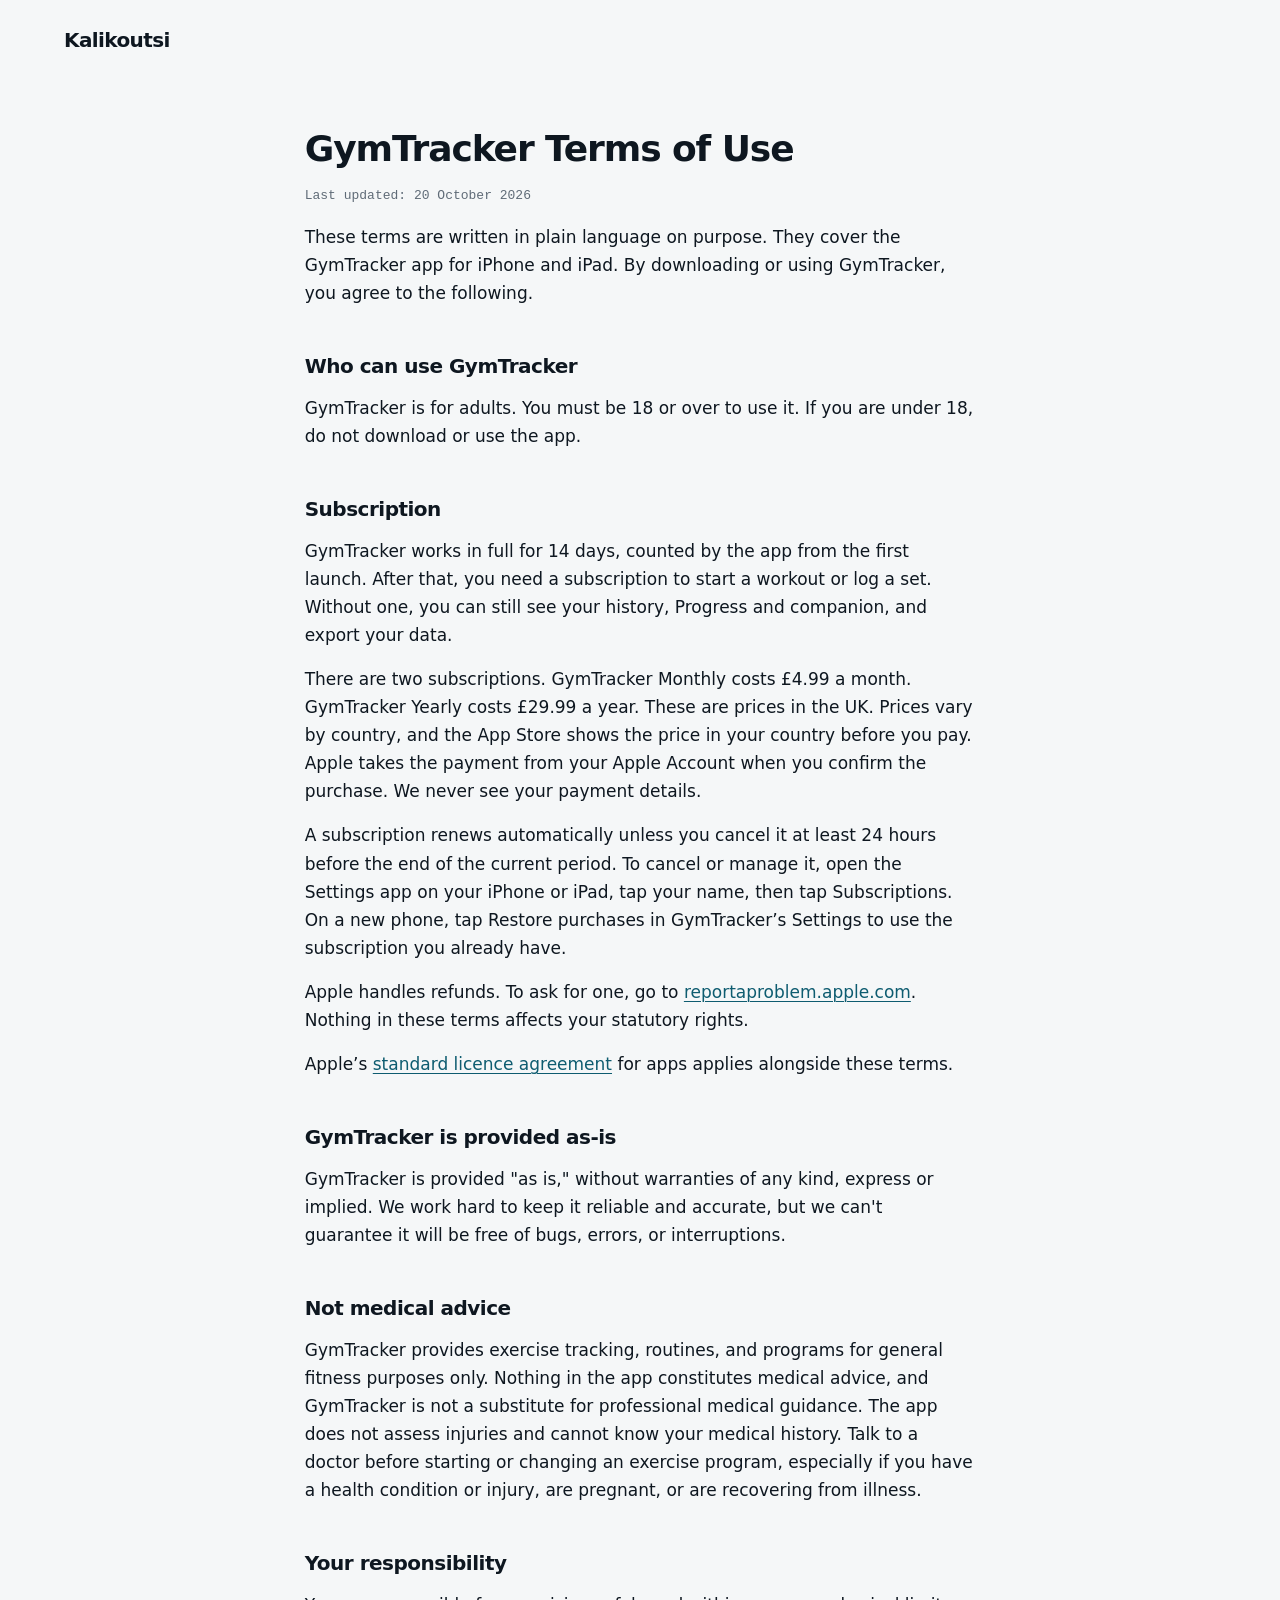
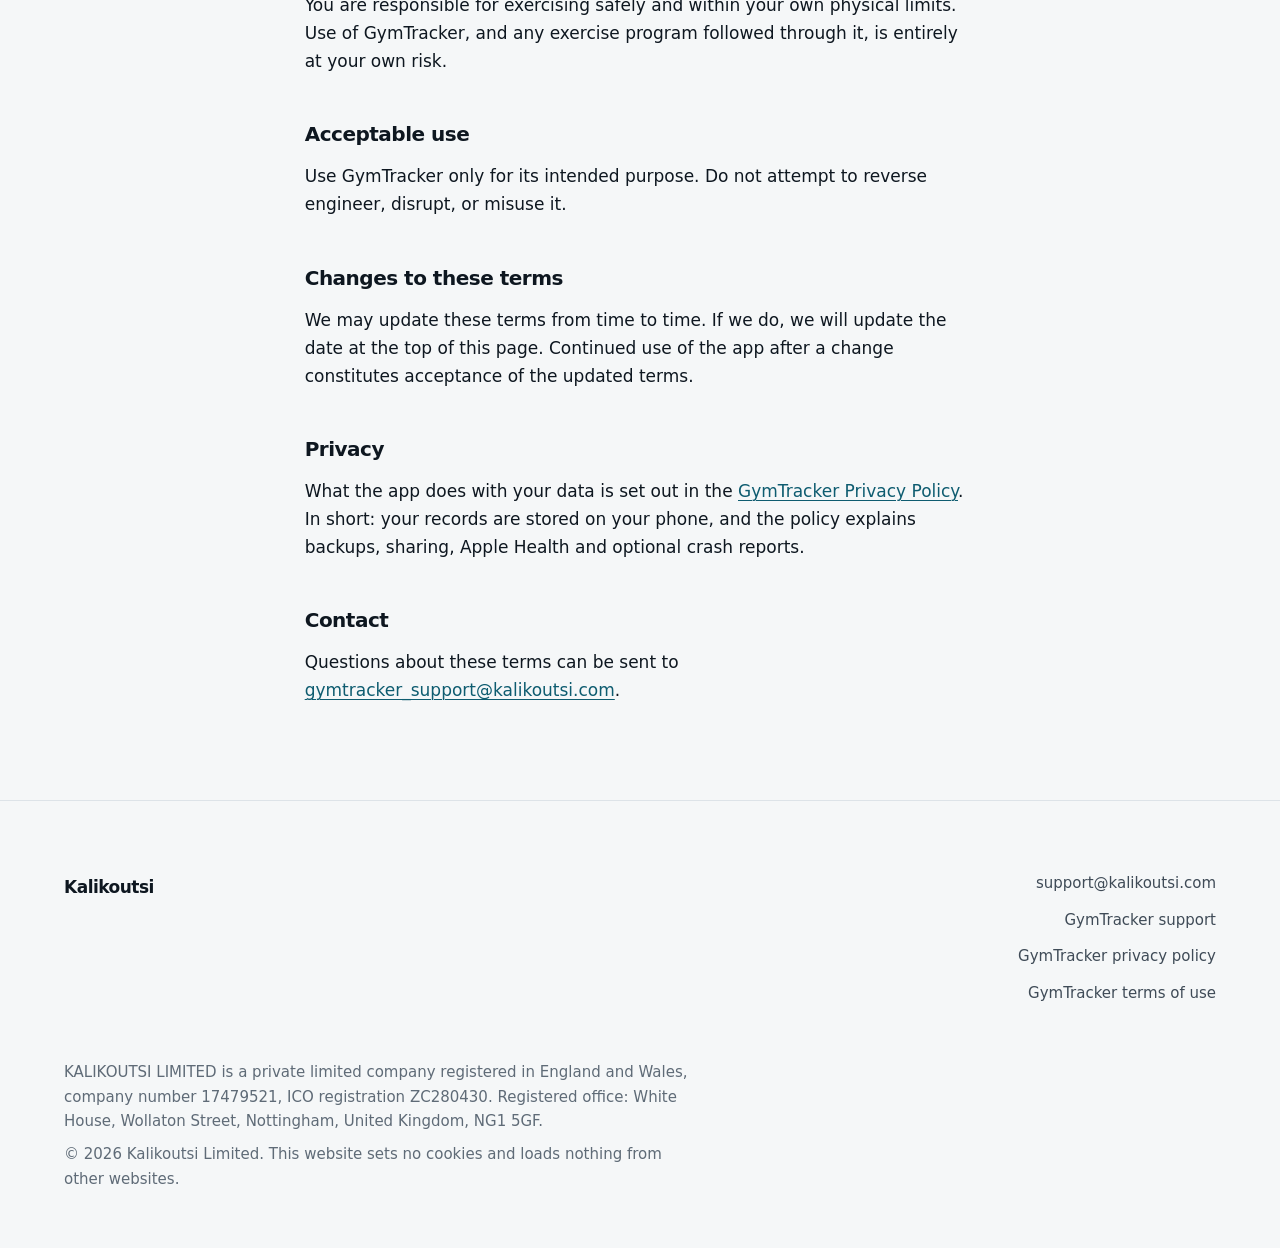
<file: terms.html>
<!doctype html>
<html lang="en-GB">
<head>
<meta charset="utf-8">
<meta name="viewport" content="width=device-width, initial-scale=1">
<title>Moved — Kalikoutsi</title>
<meta name="robots" content="noindex">
<link rel="canonical" href="https://kalikoutsi.com/gymtracker-terms.html">
<meta http-equiv="refresh" content="0; url=gymtracker-terms.html">
<meta name="color-scheme" content="light dark">
<link rel="icon" href="data:image/svg+xml,%3Csvg xmlns='http://www.w3.org/2000/svg' viewBox='0 0 32 32'%3E%3Crect width='32' height='32' rx='9' fill='%230e5c70'/%3E%3Cpath d='M12 9v14M21.5 9l-7 7 7 7' fill='none' stroke='%23fff' stroke-width='3' stroke-linecap='round' stroke-linejoin='round'/%3E%3C/svg%3E">
<link rel="stylesheet" href="styles.css">
</head>
<body>
<!--
  This page used to hold a company-wide Terms of Use. It was really about the app, not about
  this website, so it now lives with the app it belongs to. Kept as a redirect rather than
  deleted, because a legal URL that 404s is worse than one that moves. When a second app
  arrives, this becomes a list rather than a redirect.
-->
<a class="skip-link" href="#main">Skip to content</a>

<header class="site-header">
  <div class="wrap">
    <a class="wordmark" href="index.html">Kalikoutsi</a>
  </div>
</header>

<main id="main" class="content-page">
  <div class="wrap">
    <h1>This page has moved</h1>
    <p>
      GymTracker's Terms of Use is now at
      <a href="gymtracker-terms.html">kalikoutsi.com/gymtracker-terms.html</a>.
    </p>
  </div>
</main>

<footer class="site-footer">
  <div class="wrap">
    <div class="footer-grid">
      <a class="wordmark" href="index.html">Kalikoutsi</a>
      <ul class="footer-links">
        <li><a href="mailto:support@kalikoutsi.com">support@kalikoutsi.com</a></li>
        <li><a href="gymtracker-support.html">GymTracker support</a></li>
        <li><a href="gymtracker-privacy.html">GymTracker privacy policy</a></li>
        <li><a href="gymtracker-terms.html">GymTracker terms of use</a></li>
      </ul>
    </div>
    <p>KALIKOUTSI LIMITED is a private limited company registered in England and Wales, company number 17479521, ICO registration ZC280430. Registered office: White House, Wollaton Street, Nottingham, United Kingdom, NG1 5GF.</p>
    <p>&copy; 2026 Kalikoutsi Limited. This website sets no cookies and loads nothing from other websites.</p>
  </div>
</footer>

</body>
</html>
</file>
<file: styles.css>
/*
  Kalikoutsi: one stylesheet for the whole site.
  System fonts only. No external requests of any kind.

  Two palettes, one type and spacing system.
  - Company pages: a cool neutral ground with a deep teal taken from the GymTracker icon.
  - The GymTracker page (body.app): the app's own tokens from src/ui/theme.ts, so the page
    looks like the app.
  Spacing is on an 8-point grid (--s1 = 8px). Type sizes come from the --t-* scale only.
*/

/* ---------- Tokens ---------- */

:root {
  color-scheme: light dark;

  --bg: #f5f7f8;
  --surface: #ffffff;
  --surface-alt: #eaeef1;
  --ink: #0e1720;
  --ink-2: #3f4b57;
  --ink-3: #5f6b77;
  --line: #dde3e8;
  --accent: #0e5c70;
  --accent-hover: #0a4757;
  --accent-ink: #ffffff;
  --accent-soft: #dcebef;
  --shadow: 0 1px 2px rgba(14, 23, 32, 0.05), 0 8px 24px -8px rgba(14, 23, 32, 0.12);
  --shadow-hover: 0 2px 4px rgba(14, 23, 32, 0.06), 0 16px 40px -12px rgba(14, 23, 32, 0.2);
  --card-border: transparent;

  /* The icon's own colours. Used only where GymTracker itself is shown. */
  --icon-deep: #02213a;
  --icon-teal: #06566d;
  --icon-glow: #0e7c97;
  --icon-spark: #ff5a3c;

  --font: -apple-system, BlinkMacSystemFont, system-ui, "Segoe UI", "Noto Sans", "Helvetica Neue", Arial, sans-serif;
  --font-mono: ui-monospace, "SF Mono", "Cascadia Mono", Menlo, Consolas, monospace;

  /* Type scale */
  --t-xs: 0.8125rem;   /* 13 */
  --t-sm: 0.9375rem;   /* 15 */
  --t-base: 1.0625rem; /* 17 */
  --t-lg: 1.25rem;     /* 20 */
  --t-xl: 1.5rem;      /* 24 */
  --t-2xl: clamp(1.75rem, 1.4rem + 1.4vw, 2.25rem);
  --t-3xl: clamp(2.5rem, 1.8rem + 3vw, 3.75rem);
  --t-hero: clamp(3.5rem, 1rem + 16vw, 9rem);

  /* 8-point spacing */
  --s1: 8px;
  --s2: 16px;
  --s3: 24px;
  --s4: 32px;
  --s5: 48px;
  --s6: 64px;
  --s7: 96px;
  --s8: 128px;

  --gutter: 16px;
  --wrap: 72rem;
  --measure: 62ch;
  --radius: 16px;
  --radius-lg: 24px;
  --ease: cubic-bezier(0.2, 0.7, 0.2, 1);
}

@media (prefers-color-scheme: dark) {
  :root {
    --bg: #0b1014;
    --surface: #121920;
    --surface-alt: #18212a;
    --ink: #eef2f5;
    --ink-2: #b6c0ca;
    --ink-3: #8d99a5;
    --line: #232d37;
    --accent: #6fc4d6;
    --accent-hover: #98d8e5;
    --accent-ink: #04161c;
    --accent-soft: #12303a;
    --shadow: none;
    --shadow-hover: none;
    --card-border: #232d37;
  }
}

/* The GymTracker page wears the app's tokens (src/ui/theme.ts). */
body.app {
  --bg: #f7f9fc;
  --surface: #ffffff;
  --surface-alt: #e9eef5;
  --ink: #10161d;
  --ink-2: #3c4653;
  --ink-3: #586372;
  --line: #d4dce6;
  --accent: #0a5cc2;
  --accent-hover: #084a9c;
  --accent-ink: #ffffff;
  --accent-soft: #dce9fb;
}

@media (prefers-color-scheme: dark) {
  body.app {
    --bg: #0b0f14;
    --surface: #141a22;
    --surface-alt: #1c242f;
    --ink: #f5f7fa;
    --ink-2: #c3ccd6;
    --ink-3: #9aa6b2;
    --line: #2a333f;
    --accent: #4da3ff;
    --accent-hover: #7dbcff;
    --accent-ink: #0b0f14;
    --accent-soft: #20344a;
    --card-border: #2a333f;
  }
}

@media (min-width: 48rem) {
  :root { --gutter: 32px; }
}

/* ---------- Base ---------- */

*, *::before, *::after { box-sizing: border-box; }

html {
  -webkit-text-size-adjust: 100%;
  text-size-adjust: 100%;
  scroll-behavior: smooth;
}

body {
  margin: 0;
  background: var(--bg);
  color: var(--ink);
  font-family: var(--font);
  font-size: var(--t-base);
  line-height: 1.65;
  -webkit-font-smoothing: antialiased;
  overflow-wrap: break-word;
}

img, svg { display: block; max-width: 100%; }
img { height: auto; }

h1, h2, h3, h4 {
  line-height: 1.15;
  font-weight: 700;
  letter-spacing: -0.02em;
  text-wrap: balance;
  margin: 0 0 var(--s2);
}
h2 { font-size: var(--t-2xl); letter-spacing: -0.025em; }
h3 { font-size: var(--t-lg); letter-spacing: -0.01em; line-height: 1.3; margin-bottom: var(--s1); }

p { margin: 0 0 var(--s2); max-width: var(--measure); text-wrap: pretty; }
p:last-child { margin-bottom: 0; }
ul, ol { margin: 0; }

a {
  color: var(--accent);
  text-decoration-thickness: 1px;
  text-underline-offset: 0.2em;
  transition: color 160ms var(--ease);
}
a:hover { color: var(--accent-hover); text-decoration-thickness: 2px; }

:focus-visible {
  outline: 3px solid var(--accent);
  outline-offset: 3px;
  border-radius: 6px;
}

.wrap {
  max-width: calc(var(--wrap) + 2 * var(--gutter));
  margin-inline: auto;
  padding-inline: var(--gutter);
}

.skip-link {
  position: absolute;
  left: var(--gutter);
  top: -100px;
  z-index: 100;
  padding: var(--s1) var(--s2);
  background: var(--accent);
  color: var(--accent-ink);
  border-radius: 10px;
  font-weight: 600;
  text-decoration: none;
}
.skip-link:focus { top: var(--s2); color: var(--accent-ink); }

.lede {
  font-size: var(--t-lg);
  line-height: 1.55;
  color: var(--ink-2);
}

.meta {
  font-family: var(--font-mono);
  font-size: var(--t-xs);
  letter-spacing: 0.02em;
  color: var(--ink-3);
}

/* ---------- Header: the wordmark, nothing else ---------- */

.site-header .wrap {
  display: flex;
  align-items: center;
  min-height: 80px;
}

.wordmark {
  font-size: var(--t-lg);
  font-weight: 700;
  letter-spacing: -0.03em;
  color: var(--ink);
  text-decoration: none;
  padding-block: var(--s1);
}
.wordmark:hover { color: var(--accent); text-decoration: none; }

/* ---------- Sections ---------- */

.section { padding-block: var(--s6); }
@media (min-width: 48rem) { .section { padding-block: var(--s7); } }

.section-head { margin-bottom: var(--s4); }
.section-head p { color: var(--ink-2); }

.rule { border-top: 1px solid var(--line); }

/* ---------- Company hero ---------- */

.hero {
  padding-top: var(--s6);
  padding-bottom: var(--s7);
}
@media (min-width: 48rem) {
  .hero { padding-top: var(--s7); padding-bottom: var(--s8); }
}

.hero h1 {
  font-size: var(--t-hero);
  line-height: 0.95;
  letter-spacing: -0.055em;
  margin: 0 0 var(--s4) -0.04em;
}

.hero .lede {
  font-size: clamp(1.25rem, 1.05rem + 0.8vw, 1.625rem);
  line-height: 1.5;
  max-width: 34ch;
  color: var(--ink-2);
  margin-bottom: var(--s4);
}

.hero .meta { margin: 0; max-width: none; }

/* ---------- Apps list (company page) ---------- */

.apps {
  list-style: none;
  padding: 0;
  display: grid;
  gap: var(--s3);
}
@media (min-width: 56rem) {
  .apps { grid-template-columns: 3fr 2fr; }
}

/* The GymTracker card is dressed in the icon's own colours, in both themes. */
.app-card {
  position: relative;
  overflow: hidden;
  isolation: isolate;
  min-height: 360px;
  padding: var(--s4);
  padding-right: 168px;
  border-radius: var(--radius-lg);
  color: #eef6f8;
  background:
    radial-gradient(120% 90% at 0% 0%, var(--icon-glow) 0%, transparent 60%),
    linear-gradient(160deg, var(--icon-teal) 0%, var(--icon-deep) 100%);
  box-shadow: var(--shadow);
  transition: transform 200ms var(--ease), box-shadow 200ms var(--ease);
}
.app-card:hover { transform: translateY(-2px); box-shadow: var(--shadow-hover); }
.app-card:focus-within { outline: 3px solid var(--accent); outline-offset: 3px; }

.app-card .app-icon {
  width: 88px;
  height: 88px;
  margin-bottom: var(--s3);
  box-shadow: 0 6px 20px -6px rgba(0, 0, 0, 0.5);
}

.app-card h3 {
  font-size: var(--t-xl);
  margin-bottom: var(--s1);
  color: #ffffff;
}

.app-card p { color: #c9dde3; max-width: 32ch; }

.app-card .meta {
  color: #a9c6cf;
  margin-bottom: var(--s3);
}

.app-card .status-dot {
  display: inline-block;
  width: 8px;
  height: 8px;
  margin-right: var(--s1);
  border-radius: 50%;
  background: var(--icon-spark);
  vertical-align: 1px;
}

/* The whole card is the link; the visible text is the h3 link. */
.app-card a {
  color: inherit;
  text-decoration: none;
}
.app-card a::after {
  content: "";
  position: absolute;
  inset: 0;
  z-index: 2;
  border-radius: inherit;
}
.app-card a:focus-visible { outline: none; }

.app-card .go {
  display: inline-flex;
  align-items: center;
  gap: var(--s1);
  margin-top: var(--s3);
  font-size: var(--t-sm);
  font-weight: 600;
  color: #ffffff;
}
.app-card .go svg {
  width: 16px;
  height: 16px;
  fill: none;
  stroke: currentColor;
  stroke-width: 2;
  stroke-linecap: round;
  stroke-linejoin: round;
  transition: transform 200ms var(--ease);
}
.app-card:hover .go svg { transform: translateX(4px); }

/* A companion peeks in from the bottom-right corner. */
.peek {
  position: absolute;
  right: -24px;
  bottom: -56px;
  width: 200px;
  z-index: -1;
  transition: transform 320ms var(--ease);
}
.app-card:hover .peek { transform: translateY(-12px) rotate(-2deg); }

@media (max-width: 30rem) {
  .app-card { padding-right: var(--s4); padding-bottom: 200px; min-height: 0; }
  .peek { width: 168px; right: -8px; bottom: -48px; }
}

.app-next {
  padding: var(--s4);
  border-radius: var(--radius-lg);
  background: var(--surface-alt);
  color: var(--ink-3);
}
.app-next .slot {
  width: 88px;
  height: 88px;
  margin-bottom: var(--s3);
  border: 1.5px dashed var(--ink-3);
  border-radius: 22.37%;
  opacity: 0.6;
}
.app-next strong { color: var(--ink); font-size: var(--t-lg); font-weight: 600; display: block; margin-bottom: var(--s1); }
.app-next p { color: var(--ink-2); }

/* ---------- App icon (iOS-style corners in CSS, never baked) ---------- */

.app-icon {
  border-radius: 22.37%;
  overflow: hidden;
  object-fit: cover;
  flex: none;
}

/* ---------- Buttons ---------- */

.btn {
  display: inline-flex;
  align-items: center;
  justify-content: center;
  min-height: 48px;
  padding: 0 var(--s3);
  border-radius: 12px;
  background: var(--accent);
  color: var(--accent-ink);
  font-size: var(--t-base);
  font-weight: 600;
  text-decoration: none;
  transition: background-color 160ms var(--ease), transform 160ms var(--ease);
}
.btn:hover { background: var(--accent-hover); color: var(--accent-ink); text-decoration: none; }
.btn:active { transform: translateY(1px); }

.btn-quiet {
  background: transparent;
  color: var(--ink);
  border: 1px solid var(--line);
}
.btn-quiet:hover { background: var(--surface-alt); color: var(--ink); }

/* ---------- Cards ---------- */

.card {
  background: var(--surface);
  border: 1px solid var(--card-border);
  border-radius: var(--radius);
  box-shadow: var(--shadow);
}

/* ---------- GymTracker hero ---------- */

.app-hero { padding-top: var(--s5); padding-bottom: var(--s6); }
@media (min-width: 48rem) { .app-hero { padding-top: var(--s6); padding-bottom: var(--s7); } }

.app-hero-grid { display: grid; gap: var(--s5); }
@media (min-width: 60rem) {
  .app-hero-grid { grid-template-columns: 1.15fr 1fr; gap: var(--s6); align-items: start; }
}

.app-hero .app-icon {
  width: 112px;
  height: 112px;
  margin-bottom: var(--s4);
  box-shadow: 0 1px 2px rgba(0, 0, 0, 0.08), 0 12px 32px -12px rgba(2, 33, 58, 0.55);
}

.app-hero h1 {
  font-size: var(--t-3xl);
  letter-spacing: -0.04em;
  line-height: 1;
  margin-bottom: var(--s3);
}

.app-hero .lede { margin-bottom: var(--s3); }

.status {
  display: inline-flex;
  align-items: center;
  gap: var(--s1);
  margin: 0 0 var(--s4);
  padding: 4px 12px;
  border-radius: 999px;
  background: var(--accent-soft);
  color: var(--ink);
  font-size: var(--t-xs);
  font-weight: 600;
}
.status::before {
  content: "";
  width: 8px;
  height: 8px;
  border-radius: 50%;
  background: var(--accent);
}

.cta-note { margin-top: var(--s2); font-size: var(--t-sm); color: var(--ink-3); }

/* Store buttons. Placeholders until the listings exist: same shape as the real badges,
   no link, a "Coming soon" line instead of "Download on the". */
.store-buttons { display: flex; flex-wrap: wrap; gap: var(--s2); margin: var(--s3) 0 var(--s4); }
.store-btn {
  display: inline-flex;
  align-items: center;
  gap: 10px;
  min-height: 56px;
  padding: 0 18px 0 14px;
  border-radius: 12px;
  border: 1px solid var(--line);
  background: var(--ink);
  color: var(--bg);
  text-decoration: none;
  line-height: 1.1;
}
.store-btn svg { width: 26px; height: 26px; fill: currentColor; flex: none; }
.store-btn small { display: block; font-size: 11px; letter-spacing: .02em; opacity: .8; }
.store-btn strong { display: block; font-size: 17px; font-weight: 600; }
.store-btn[aria-disabled="true"] { opacity: .6; cursor: default; }
@media (prefers-color-scheme: dark) { .store-btn { background: var(--surface-alt, #182129); color: var(--ink); } }


/* At a glance */
.glance { padding: var(--s4); }
.glance h2 { font-size: var(--t-lg); margin-bottom: var(--s3); }
.glance dl { margin: 0; display: grid; gap: var(--s3); }
.glance div { display: grid; gap: 4px; }
.glance div + div { padding-top: var(--s3); border-top: 1px solid var(--line); }
.glance dt { font-size: var(--t-sm); font-weight: 600; color: var(--ink-3); }
.glance dd { margin: 0; }

/* ---------- Screens: phone frames drawn in CSS (no device mockups) ---------- */

.gallery {
  list-style: none;
  padding: var(--s1) var(--gutter) var(--s2);
  margin: 0 calc(-1 * var(--gutter));
  display: grid;
  grid-auto-flow: column;
  grid-auto-columns: min(72%, 280px);
  gap: var(--s3);
  overflow-x: auto;
  overscroll-behavior-x: contain;
  scroll-snap-type: x mandatory;
  scroll-padding-inline: var(--gutter);
  scrollbar-width: thin;
}
.gallery > li { scroll-snap-align: start; }
@media (min-width: 64rem) {
  .gallery {
    grid-auto-flow: row;
    grid-template-columns: repeat(5, 1fr);
    overflow: visible;
    margin-inline: 0;
    padding-inline: 0;
  }
}

.gallery figure, .shot-side { margin: 0; }

.phone,
.shot-phone .frame {
  padding: 6px;
  border: 1px solid var(--line);
  border-radius: 32px;
  background: var(--surface);
  box-shadow: var(--shadow);
}
.phone img,
.shot-phone .frame img {
  width: 100%;
  border-radius: 26px;
  background: var(--surface-alt);
}

.shot-crop .frame {
  overflow: hidden;
  border: 1px solid var(--line);
  border-radius: var(--radius);
  background: var(--surface);
  box-shadow: var(--shadow);
}
.shot-crop .frame img { width: 100%; }

.gallery figcaption,
.shot-side figcaption {
  margin-top: var(--s2);
  font-size: var(--t-sm);
  line-height: 1.45;
  color: var(--ink-2);
  text-align: center;
}

.has-shot .shot-side {
  width: 100%;
  max-width: 240px;
  margin: var(--s3) auto 0;
}
.has-shot .shot-crop { max-width: 340px; }
@media (min-width: 48rem) {
  .feature.has-shot {
    display: grid;
    grid-template-columns: 1fr 220px;
    gap: var(--s5);
    align-items: start;
  }
  .feature.has-shot:has(.shot-crop) { grid-template-columns: 1fr 320px; }
  .has-shot .shot-side { margin: 0; max-width: none; }
}

/* ---------- Where your data is stored ---------- */

.data-list {
  list-style: none;
  padding: 0;
  display: grid;
  gap: var(--s2);
}
@media (min-width: 48rem) { .data-list { grid-template-columns: 1fr 1fr; gap: var(--s3); } }

.data-list li { padding: var(--s3); }
.data-list p { color: var(--ink-2); }

.tag {
  display: inline-block;
  margin-bottom: var(--s2);
  padding: 2px 10px;
  border-radius: 999px;
  font-size: var(--t-xs);
  font-weight: 600;
  letter-spacing: 0.01em;
  background: var(--accent-soft);
  color: var(--ink);
}
.tag-choice { background: var(--surface-alt); color: var(--ink-2); }

.plain-note { margin-top: var(--s4); color: var(--ink-2); }

/* ---------- Features ---------- */

.features {
  list-style: none;
  padding: 0;
  display: grid;
  gap: var(--s2);
}
@media (min-width: 48rem) {
  .features { grid-template-columns: 1fr 1fr; gap: var(--s3); }
  .features .wide { grid-column: 1 / -1; }
}

.feature { padding: var(--s3); display: flex; flex-direction: column; }
.feature-head { display: flex; gap: var(--s2); align-items: flex-start; }
.feature-head p { color: var(--ink-2); margin: 0; }

.feature-icon {
  flex: none;
  display: grid;
  place-items: center;
  width: 40px;
  height: 40px;
  border-radius: 12px;
  background: var(--accent-soft);
  color: var(--accent);
}
.feature-icon svg {
  width: 22px;
  height: 22px;
  fill: none;
  stroke: currentColor;
  stroke-width: 1.75;
  stroke-linecap: round;
  stroke-linejoin: round;
}

details { margin-top: var(--s2); }

summary {
  display: inline-flex;
  align-items: center;
  gap: var(--s1);
  min-height: 44px;
  cursor: pointer;
  list-style: none;
  font-size: var(--t-sm);
  font-weight: 600;
  color: var(--accent);
  border-radius: 8px;
}
summary::-webkit-details-marker { display: none; }
summary::after {
  content: "";
  width: 8px;
  height: 8px;
  border-right: 2px solid currentColor;
  border-bottom: 2px solid currentColor;
  transform: translateY(-2px) rotate(45deg);
  transition: transform 200ms var(--ease);
}
details[open] > summary::after { transform: translateY(2px) rotate(-135deg); }
summary:hover { color: var(--accent-hover); }

.detail-list {
  margin-top: var(--s1);
  padding-left: var(--s3);
  color: var(--ink-2);
}
.detail-list li { margin-bottom: var(--s1); padding-left: 4px; }
.detail-list li::marker { color: var(--ink-3); }

/* ---------- Companion: growth and the roster ---------- */

.companion-card { padding: var(--s3); }
@media (min-width: 48rem) { .companion-card { padding: var(--s4); } }
.companion-block h3 {
  margin: 0 0 var(--s2);
  font-size: var(--t-sm);
  font-weight: 600;
  letter-spacing: 0;
  color: var(--ink-3);
}
.companion-block + .companion-block { margin-top: var(--s5); }

.levels {
  list-style: none;
  padding: 0;
  display: grid;
  grid-template-columns: repeat(2, 1fr);
  gap: var(--s3) var(--s2);
}
@media (min-width: 40rem) { .levels { grid-template-columns: repeat(4, 1fr); } }

.levels li { text-align: center; font-size: var(--t-sm); color: var(--ink-2); line-height: 1.4; }
.levels img {
  width: 100%;
  max-width: 120px;
  margin: 0 auto;
  aspect-ratio: 2 / 3;
  object-fit: contain;
  object-position: bottom;
}
.levels b { display: block; color: var(--ink); font-weight: 600; }
.levels .floor {
  display: block;
  border-top: 1px solid var(--line);
  padding-top: var(--s1);
}

.levels-caption { margin-top: var(--s3); font-size: var(--t-sm); color: var(--ink-3); }

.roster {
  list-style: none;
  padding: 0;
  display: grid;
  grid-template-columns: repeat(4, 1fr);
  gap: var(--s1);
}
@media (min-width: 48rem) { .roster { grid-template-columns: repeat(6, 1fr); } }
@media (min-width: 64rem) { .roster { grid-template-columns: repeat(11, 1fr); } }

.roster li {
  display: flex;
  flex-direction: column;
  align-items: center;
  padding: var(--s1) 4px;
  border-radius: 12px;
  background: var(--surface-alt);
  font-size: var(--t-sm);
  font-weight: 600;
  transition: transform 200ms var(--ease);
}
.roster li:hover { transform: translateY(-4px); }
.roster img {
  width: 100%;
  max-width: 96px;
  aspect-ratio: 2 / 3;
  object-fit: contain;
  object-position: bottom;
}

/* ---------- Who it is for ---------- */

.fit { display: grid; gap: var(--s2); }
@media (min-width: 48rem) { .fit { grid-template-columns: 1fr 1fr; gap: var(--s3); } }

.fit > div { padding: var(--s3); }
.fit h3 { display: flex; align-items: center; gap: var(--s1); margin-bottom: var(--s2); }
.fit h3 svg {
  width: 22px;
  height: 22px;
  fill: none;
  stroke: var(--accent);
  stroke-width: 2.25;
  stroke-linecap: round;
  stroke-linejoin: round;
}
.fit .not h3 svg { stroke: var(--ink-3); }
.fit ul { padding-left: var(--s3); color: var(--ink-2); }
.fit li { margin-bottom: var(--s1); }

/* ---------- FAQ ---------- */

.faq { max-width: 48rem; }
.faq details {
  margin: 0;
  border-bottom: 1px solid var(--line);
}
.faq details:first-child { border-top: 1px solid var(--line); }
.faq summary {
  display: flex;
  justify-content: space-between;
  width: 100%;
  min-height: 56px;
  padding-block: var(--s2);
  font-size: var(--t-base);
  color: var(--ink);
}
.faq summary::after { flex: none; margin-left: var(--s2); color: var(--ink-3); }
.faq summary:hover { color: var(--accent); }
.faq details p { color: var(--ink-2); padding-bottom: var(--s3); }

.legal-links { display: flex; flex-wrap: wrap; gap: var(--s2); margin-top: var(--s5); }

/* ---------- Legal pages ---------- */

.content-page { padding-block: var(--s5) var(--s7); }
.content-page .wrap { max-width: calc(var(--measure) + 2 * var(--gutter)); }
.content-page h1 { font-size: var(--t-2xl); letter-spacing: -0.03em; }
.content-page h2 { font-size: var(--t-lg); margin-top: var(--s5); }
.content-page ul { padding-left: var(--s3); }
.content-page li { margin-bottom: var(--s1); }
.updated { font-family: var(--font-mono); font-size: var(--t-xs); color: var(--ink-3); }

/* ---------- Footer ---------- */

.site-footer {
  border-top: 1px solid var(--line);
  padding-block: var(--s6) var(--s5);
  font-size: var(--t-sm);
  color: var(--ink-3);
}

.footer-grid { display: grid; gap: var(--s3); margin-bottom: var(--s5); }
@media (min-width: 48rem) {
  .footer-grid { grid-template-columns: 1fr auto; align-items: start; }
}

.site-footer .wordmark { font-size: var(--t-base); }

.footer-links {
  list-style: none;
  padding: 0;
  display: grid;
  gap: 0;
}
@media (min-width: 48rem) { .footer-links { text-align: right; } }

.footer-links a {
  display: inline-block;
  padding-block: 6px;
  color: var(--ink-2);
  text-decoration: none;
}
.footer-links a:hover { color: var(--accent); text-decoration: underline; }

.site-footer p { max-width: 70ch; margin-bottom: var(--s1); }

/* ---------- Motion ---------- */

@media (prefers-reduced-motion: no-preference) {
  .rise {
    animation: rise 640ms var(--ease) both;
    animation-delay: calc(var(--i, 0) * 90ms);
  }
  @keyframes rise {
    from { opacity: 0; transform: translateY(12px); }
    to { opacity: 1; transform: none; }
  }
}

@media (prefers-reduced-motion: reduce) {
  html { scroll-behavior: auto; }
  *, *::before, *::after {
    transition-duration: 0.01ms !important;
    animation-duration: 0.01ms !important;
  }
  .app-card:hover, .roster li:hover, .app-card:hover .peek, .app-card:hover .go svg { transform: none; }
}
</file>
